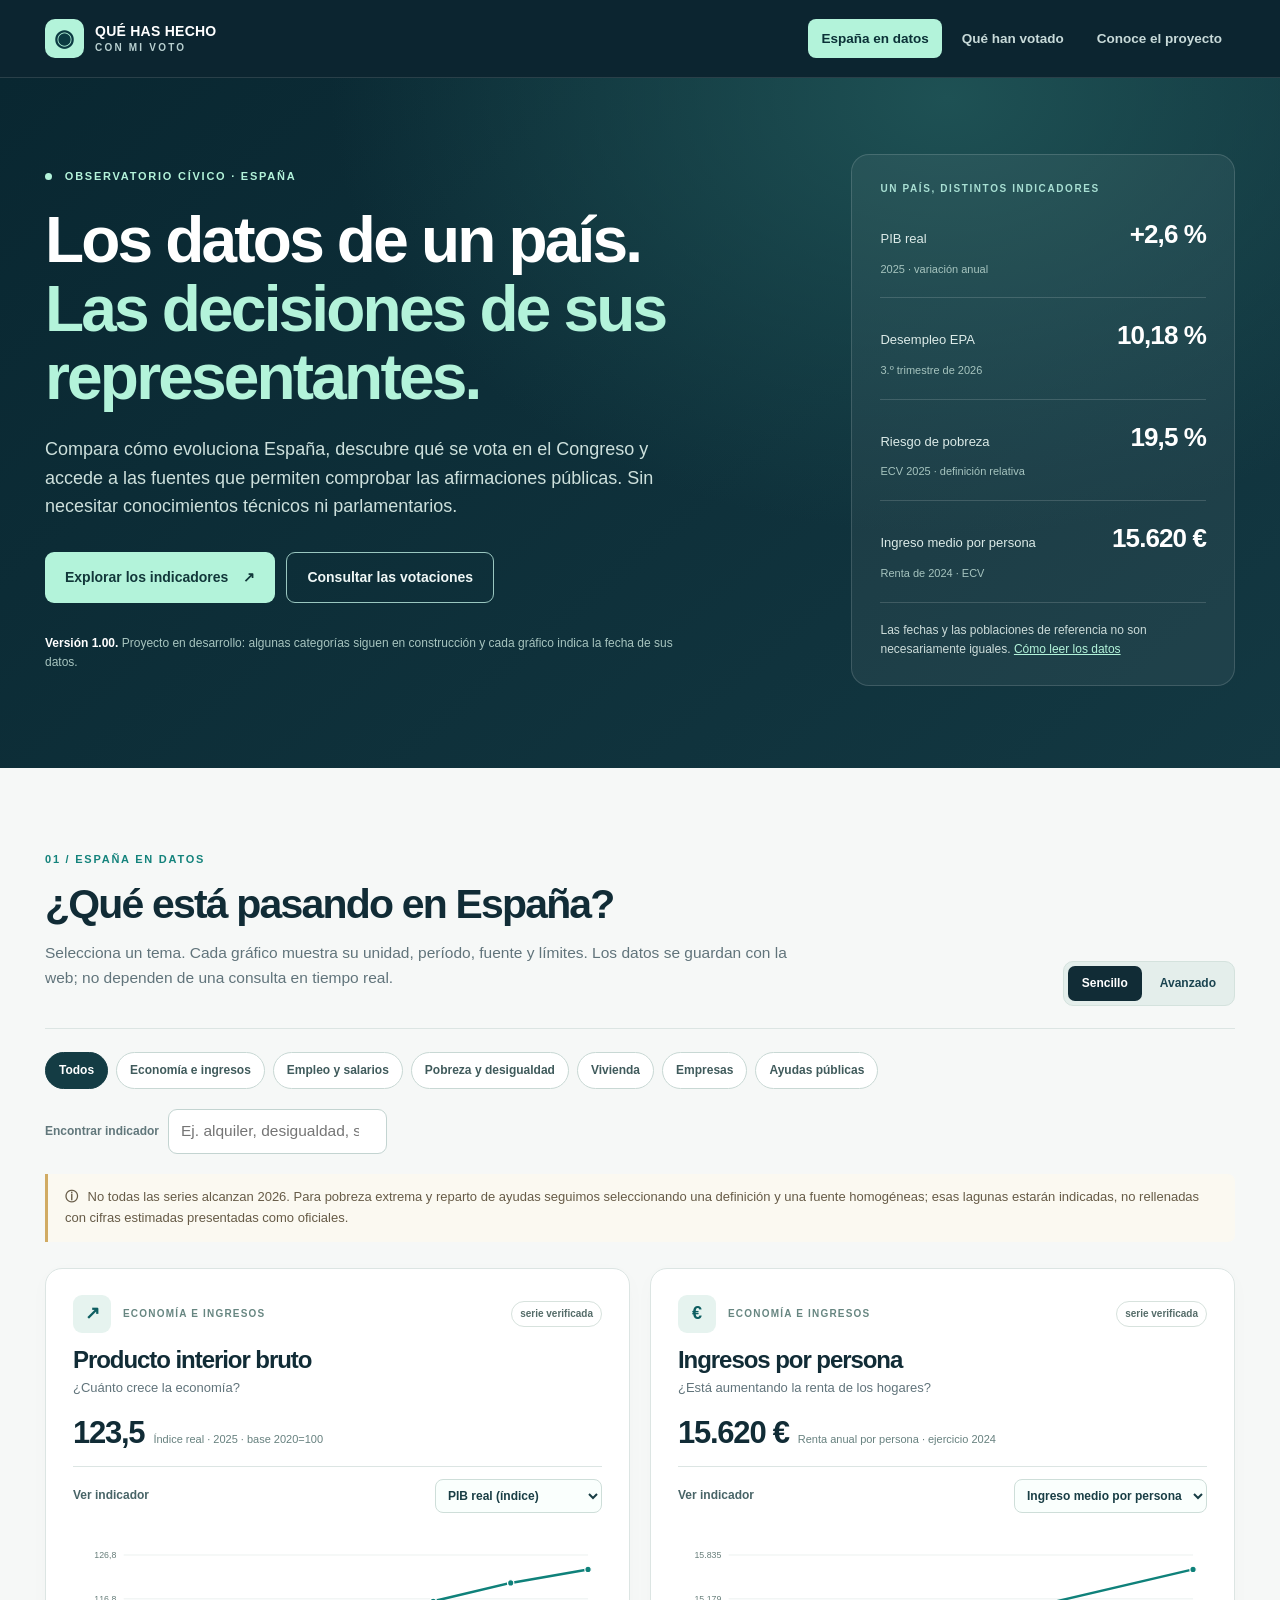
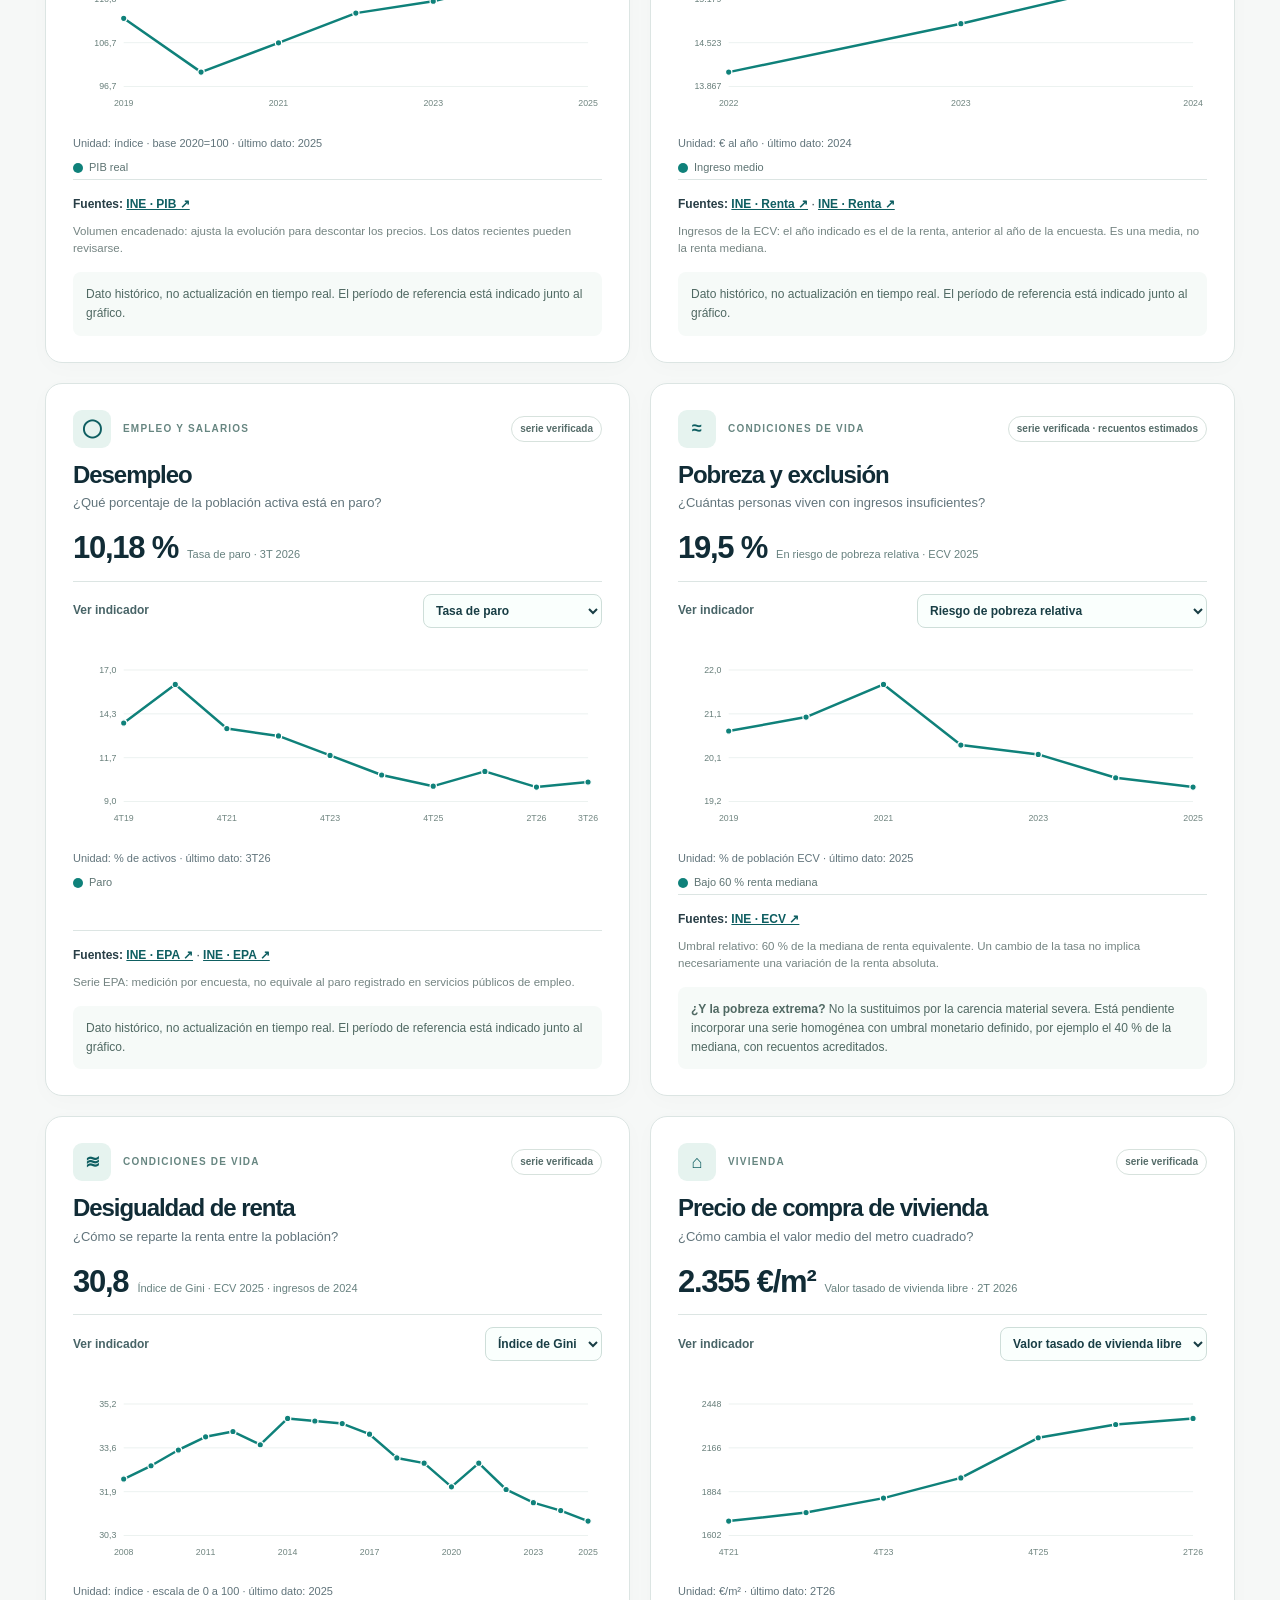
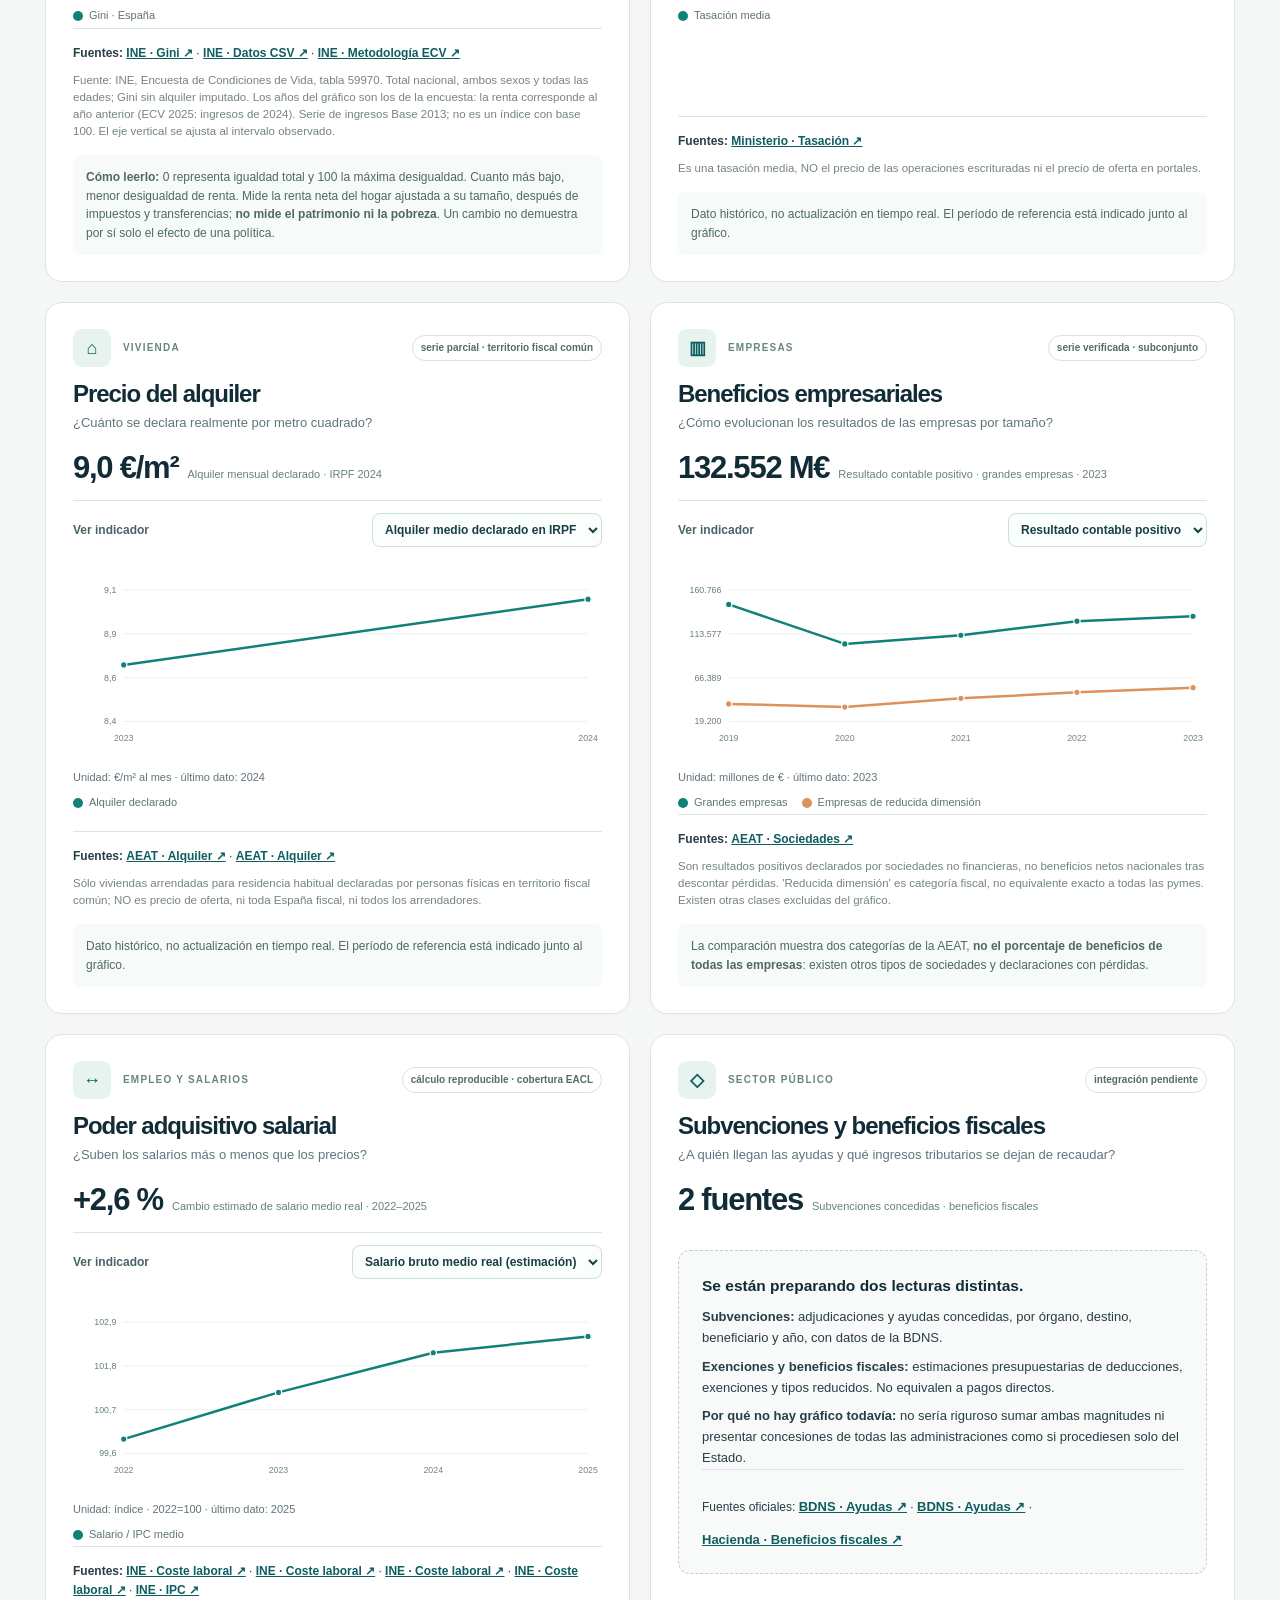
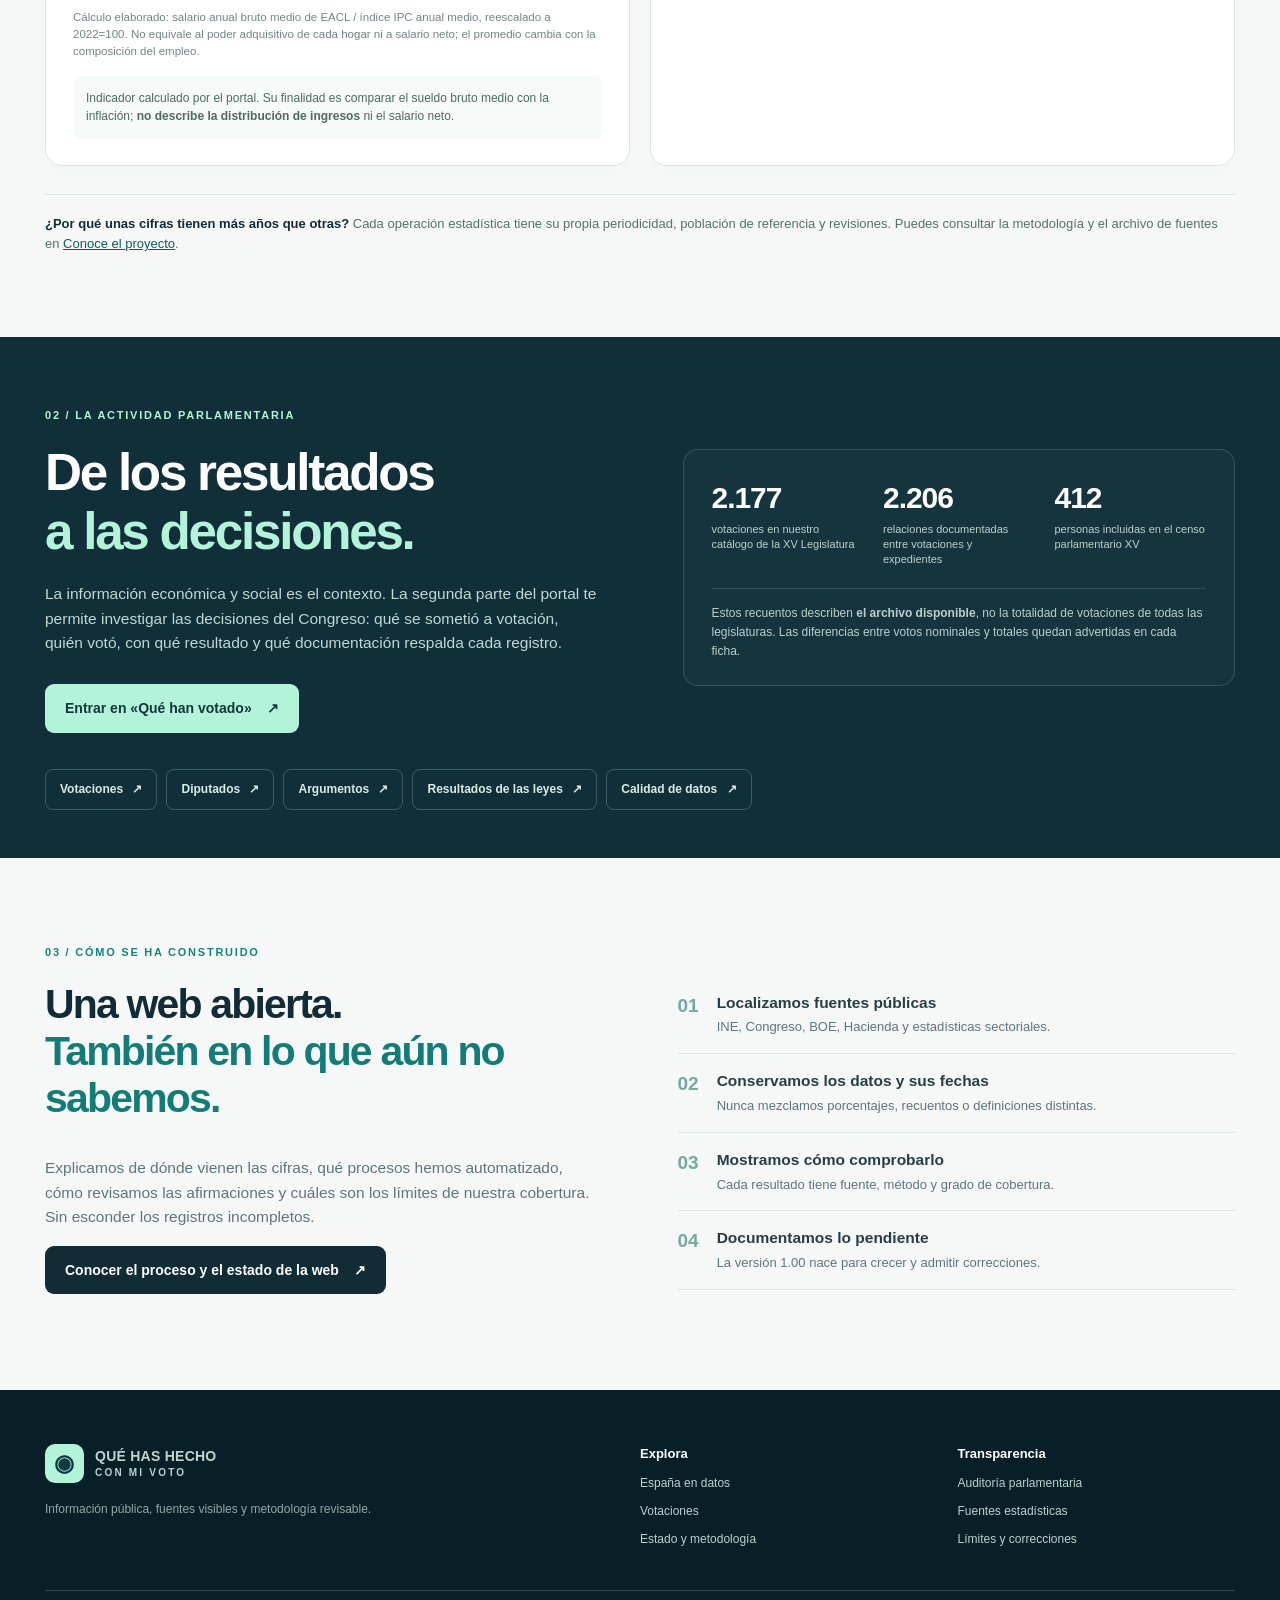
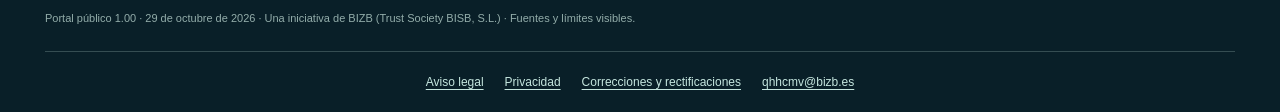
<file: index.html>
<!doctype html>
<html lang="es"><head>
<meta charset="utf-8"><meta name="viewport" content="width=device-width,initial-scale=1">
<meta name="description" content="España en datos, votaciones del Congreso y explicaciones documentadas. Indicadores públicos, fuentes y límites visibles.">
<title>Qué has hecho con mi voto · España en datos y actividad parlamentaria</title>
<link rel="stylesheet" href="assets/portal.css">
<link rel="stylesheet" href="assets/legal.css"></head><body>
<a class="skip" href="#main">Saltar al contenido</a>
<header class="topbar"><div class="shell top-inner">
 <a class="logo" href="index.html" aria-label="Portada del observatorio"><span class="logo-mark" aria-hidden="true">◉</span><span>QUÉ HAS HECHO<small>CON MI VOTO</small></span></a>
 <nav aria-label="Navegación principal"><a class="active" href="index.html" aria-current="page">España en datos</a><a href="congreso.html">Qué han votado</a><a href="proyecto.html">Conoce el proyecto</a></nav>
 </div></header>
<main id="main">
<section class="hero"><div class="shell hero-layout">
 <div class="hero-copy"><div class="eyebrow"><span class="tiny-dot"></span> OBSERVATORIO CÍVICO · ESPAÑA</div>
 <h1>Los datos de un país.<br><em>Las decisiones de sus representantes.</em></h1>
 <p>Compara cómo evoluciona España, descubre qué se vota en el Congreso y accede a las fuentes que permiten comprobar las afirmaciones públicas. Sin necesitar conocimientos técnicos ni parlamentarios.</p>
 <div class="hero-actions"><a href="#indicadores" class="button button-bright">Explorar los indicadores <span aria-hidden="true">↗</span></a><a href="congreso.html" class="button button-ghost">Consultar las votaciones</a></div>
 <p class="hero-note"><strong>Versión 1.00.</strong> Proyecto en desarrollo: algunas categorías siguen en construcción y cada gráfico indica la fecha de sus datos.</p>
 </div>
 <aside class="hero-aside" aria-label="Cifras destacadas con periodos de referencia">
   <div class="mini-eyebrow">UN PAÍS, DISTINTOS INDICADORES</div>
   <div class="hero-stat"><div><span>PIB real</span><strong>+2,6 %</strong></div><small>2025 · variación anual</small></div>
   <div class="hero-stat"><div><span>Desempleo EPA</span><strong>10,18 %</strong></div><small>3.º trimestre de 2026</small></div>
   <div class="hero-stat"><div><span>Riesgo de pobreza</span><strong>19,5 %</strong></div><small>ECV 2025 · definición relativa</small></div>
   <div class="hero-stat"><div><span>Ingreso medio por persona</span><strong>15.620 €</strong></div><small>Renta de 2024 · ECV</small></div>
   <div class="aside-footer">Las fechas y las poblaciones de referencia no son necesariamente iguales. <a href="proyecto.html#metodo">Cómo leer los datos</a></div>
 </aside>
 </div></section>

<section class="data-section shell" id="indicadores" aria-labelledby="ind-title">
 <div class="section-header"><div><span class="overline">01 / ESPAÑA EN DATOS</span><h2 id="ind-title">¿Qué está pasando en España?</h2><p>Selecciona un tema. Cada gráfico muestra su unidad, período, fuente y límites. Los datos se guardan con la web; no dependen de una consulta en tiempo real.</p></div>
  <div class="view-switch" role="group" aria-label="Nivel de detalle"><button type="button" id="simpleMode" class="selected" aria-pressed="true">Sencillo</button><button type="button" id="advancedMode" aria-pressed="false">Avanzado</button></div>
 </div>
 <div class="control-panel"><div class="chip-list" role="group" aria-label="Filtrar materias">
   <button type="button" class="chip is-on" data-group="all" aria-pressed="true">Todos</button>
   <button type="button" class="chip" data-group="economia" aria-pressed="false">Economía e ingresos</button>
   <button type="button" class="chip" data-group="empleo" aria-pressed="false">Empleo y salarios</button>
   <button type="button" class="chip" data-group="bienestar" aria-pressed="false">Pobreza y desigualdad</button>
   <button type="button" class="chip" data-group="vivienda" aria-pressed="false">Vivienda</button>
   <button type="button" class="chip" data-group="empresas" aria-pressed="false">Empresas</button>
   <button type="button" class="chip" data-group="sectorpublico" aria-pressed="false">Ayudas públicas</button>
  </div>
  <div class="control-search"><label for="searchMetric">Encontrar indicador</label><input id="searchMetric" type="search" placeholder="Ej. alquiler, desigualdad, salarios" autocomplete="off"></div>
 </div>
 <p class="coverage-note" role="note"><span aria-hidden="true">ⓘ</span> No todas las series alcanzan 2026. Para pobreza extrema y reparto de ayudas seguimos seleccionando una definición y una fuente homogéneas; esas lagunas estarán indicadas, no rellenadas con cifras estimadas presentadas como oficiales.</p>
 <div id="metricGrid" class="metric-grid" aria-live="polite"></div>
 <p id="emptyMetrics" class="empty" hidden>No hay indicadores que coincidan con la búsqueda. Prueba con otro tema.</p>
 <div class="bottom-disclosure"><strong>¿Por qué unas cifras tienen más años que otras?</strong> Cada operación estadística tiene su propia periodicidad, población de referencia y revisiones. Puedes consultar la metodología y el archivo de fuentes en <a href="proyecto.html#fuentes">Conoce el proyecto</a>.</div>
</section>

<section class="parliament-section" id="votaciones"><div class="shell parliament-layout">
 <div class="parliament-copy"><span class="overline light">02 / LA ACTIVIDAD PARLAMENTARIA</span><h2>De los resultados<br><em>a las decisiones.</em></h2><p>La información económica y social es el contexto. La segunda parte del portal te permite investigar las decisiones del Congreso: qué se sometió a votación, quién votó, con qué resultado y qué documentación respalda cada registro.</p>
  <a class="button button-bright" href="congreso.html">Entrar en «Qué han votado» <span aria-hidden="true">↗</span></a>
 </div>
 <div class="parliament-features"><div><strong>2.177</strong><span>votaciones en nuestro catálogo de la XV Legislatura</span></div><div><strong>2.206</strong><span>relaciones documentadas entre votaciones y expedientes</span></div><div><strong>412</strong><span>personas incluidas en el censo parlamentario XV</span></div><p>Estos recuentos describen <b>el archivo disponible</b>, no la totalidad de votaciones de todas las legislaturas. Las diferencias entre votos nominales y totales quedan advertidas en cada ficha.</p></div>
 </div>
 <div class="shell quick-links"><a href="congreso.html">Votaciones <span>↗</span></a><a href="diputados.html">Diputados <span>↗</span></a><a href="argumentos.html">Argumentos <span>↗</span></a><a href="ley-vivienda.html">Resultados de las leyes <span>↗</span></a><a href="calidad.html">Calidad de datos <span>↗</span></a></div>
</section>

<section class="about-section shell" id="proyecto"><span class="overline">03 / CÓMO SE HA CONSTRUIDO</span><div class="about-layout"><div><h2>Una web abierta.<br><em>También en lo que aún no sabemos.</em></h2><p>Explicamos de dónde vienen las cifras, qué procesos hemos automatizado, cómo revisamos las afirmaciones y cuáles son los límites de nuestra cobertura. Sin esconder los registros incompletos.</p><a class="button button-ink" href="proyecto.html">Conocer el proceso y el estado de la web <span aria-hidden="true">↗</span></a></div><div class="about-steps"><div><span>01</span><div><strong>Localizamos fuentes públicas</strong><small>INE, Congreso, BOE, Hacienda y estadísticas sectoriales.</small></div></div><div><span>02</span><div><strong>Conservamos los datos y sus fechas</strong><small>Nunca mezclamos porcentajes, recuentos o definiciones distintas.</small></div></div><div><span>03</span><div><strong>Mostramos cómo comprobarlo</strong><small>Cada resultado tiene fuente, método y grado de cobertura.</small></div></div><div><span>04</span><div><strong>Documentamos lo pendiente</strong><small>La versión 1.00 nace para crecer y admitir correcciones.</small></div></div></div></div></section>
</main>
<footer><div class="shell footer-layout"><div><a class="logo" href="index.html"><span class="logo-mark" aria-hidden="true">◉</span><span>QUÉ HAS HECHO<small>CON MI VOTO</small></span></a><p>Información pública, fuentes visibles y metodología revisable.</p></div><div><strong>Explora</strong><a href="index.html">España en datos</a><a href="congreso.html">Votaciones</a><a href="proyecto.html">Estado y metodología</a></div><div><strong>Transparencia</strong><a href="calidad.html">Auditoría parlamentaria</a><a href="proyecto.html#fuentes">Fuentes estadísticas</a><a href="proyecto.html#limitaciones">Límites y correcciones</a></div></div><div class="shell footnote">Portal público 1.00 · 29 de octubre de 2026 · Una iniciativa de BIZB (Trust Society BISB, S.L.) · Fuentes y límites visibles.</div><div class="site-legal-links" role="navigation" aria-label="Información legal y contacto"><a href="aviso-legal.html">Aviso legal</a><a href="privacidad.html">Privacidad</a><a href="rectificaciones.html">Correcciones y rectificaciones</a><a href="mailto:qhhcmv@bizb.es">qhhcmv@bizb.es</a></div></footer>
<script src="assets/indicadores_espana_v1.js"></script><script src="assets/portal.js"></script>
</body></html>
</file>
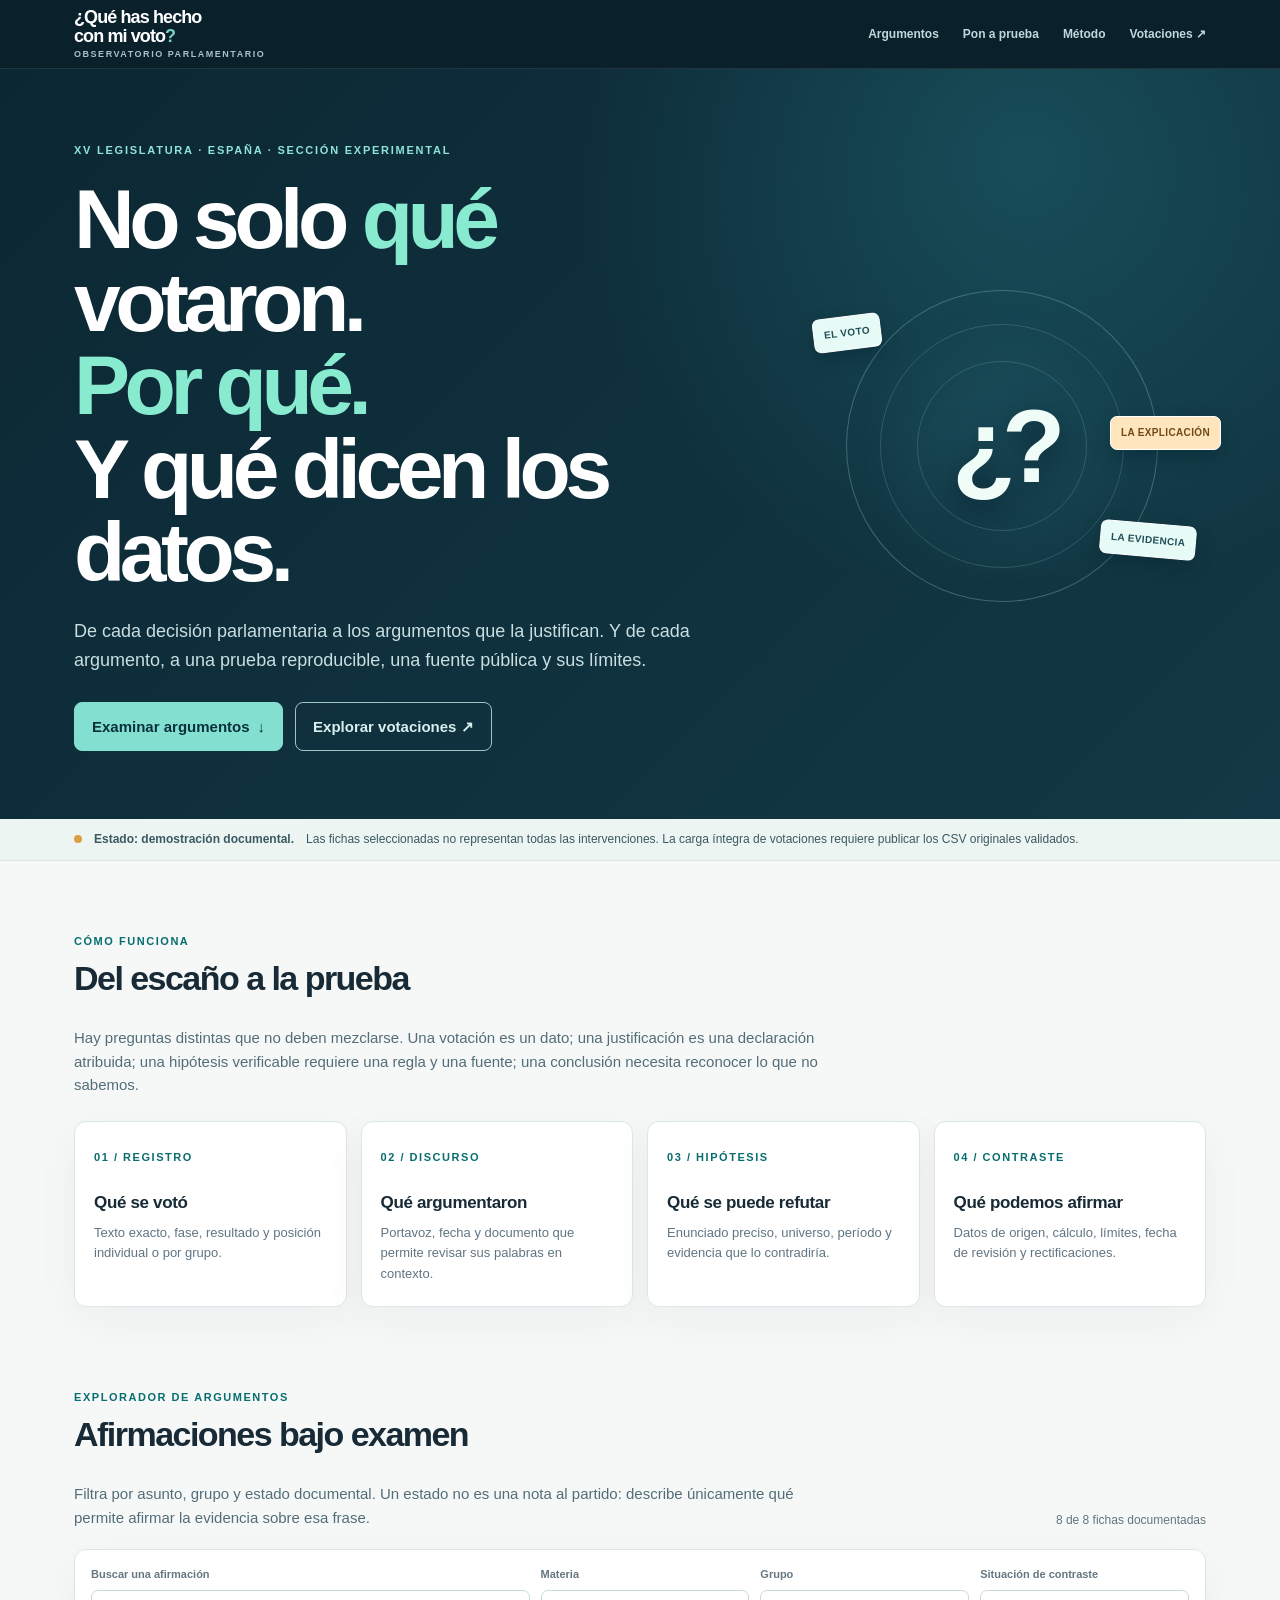
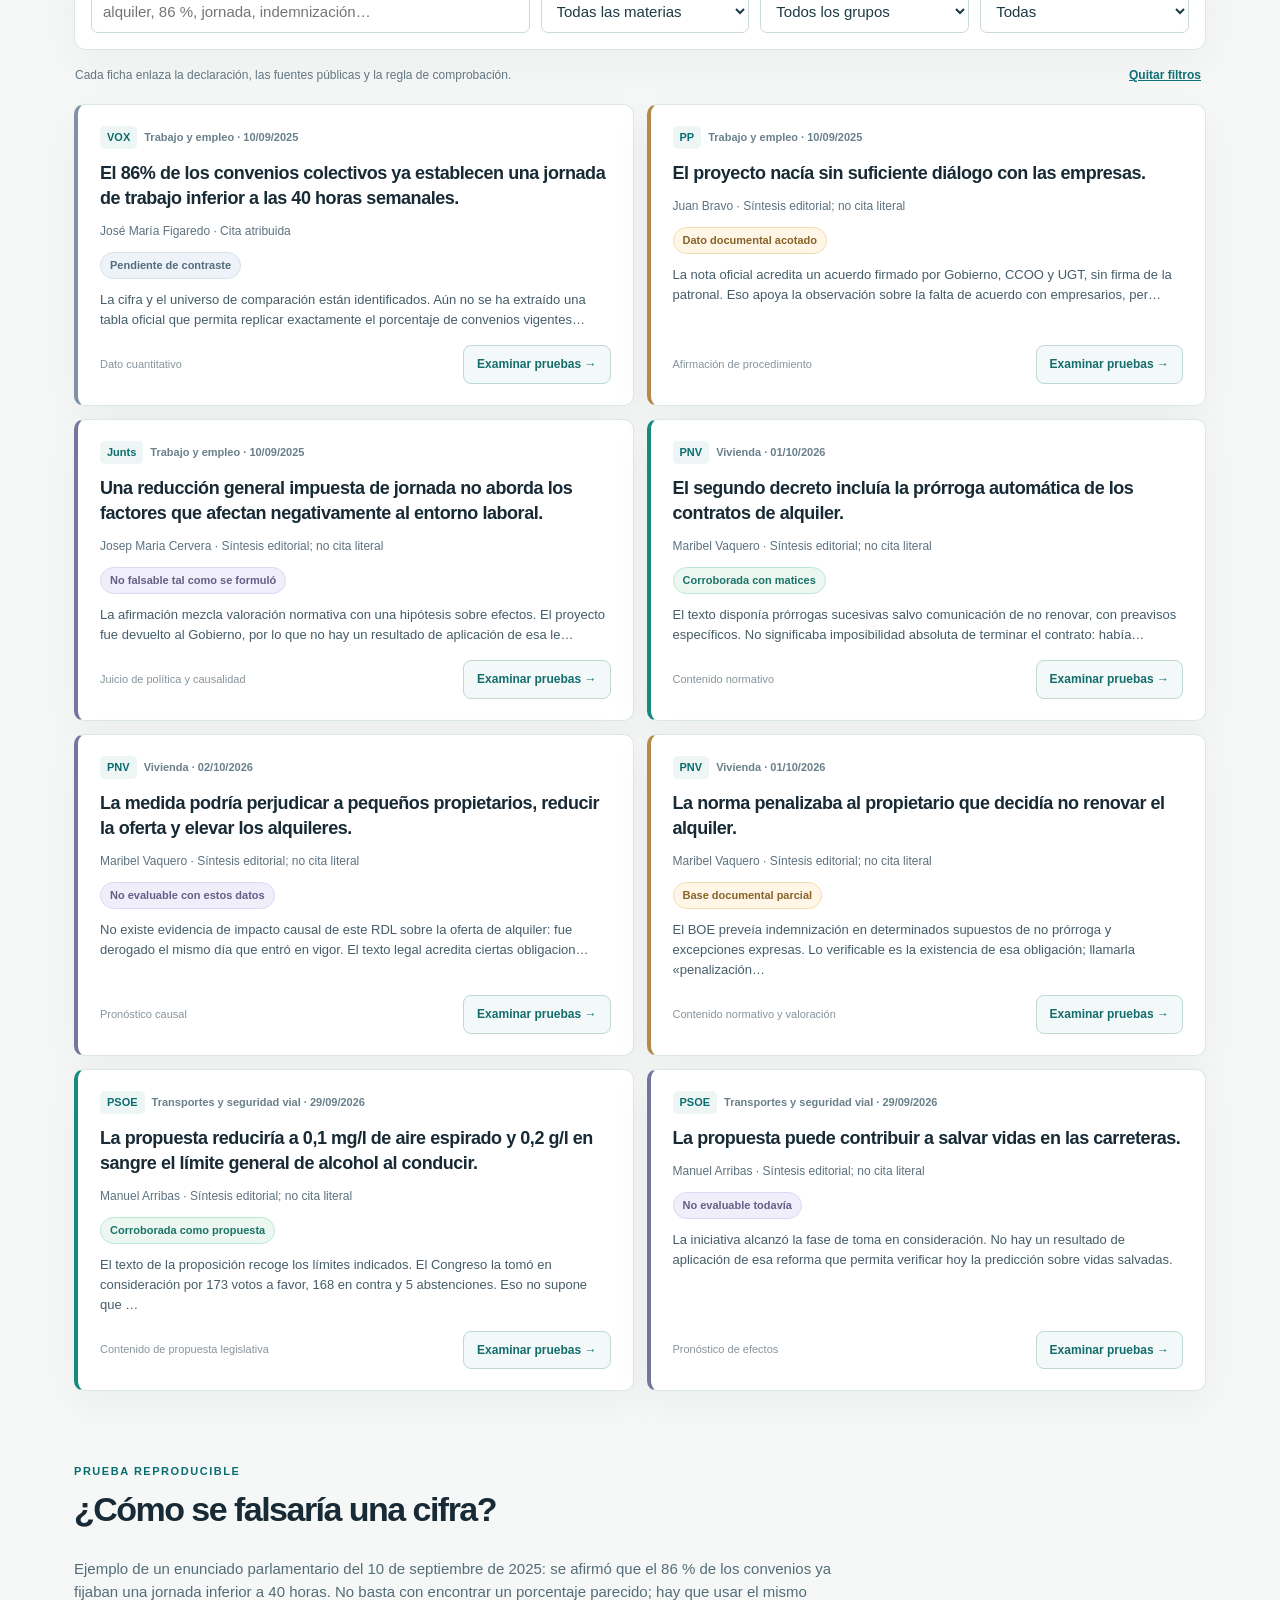
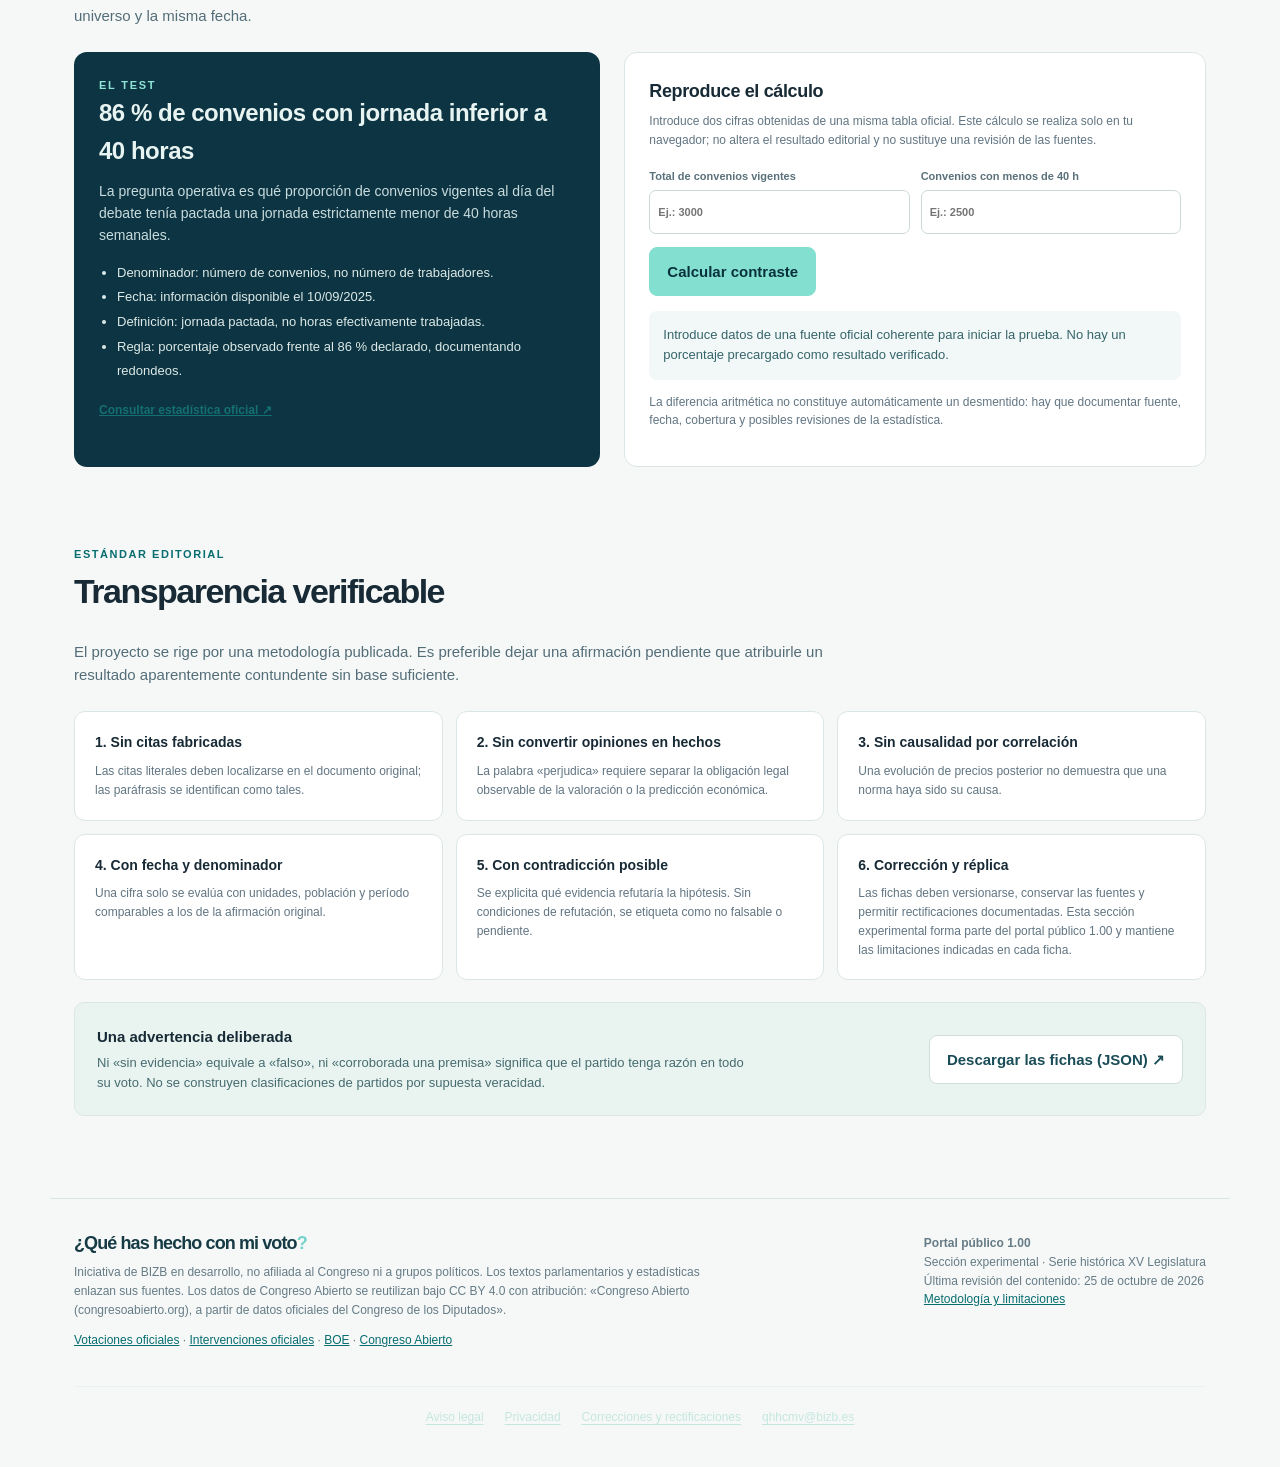
<file: argumentos.html>
<!doctype html>
<html lang="es">
<head>
<meta charset="utf-8">
<meta name="viewport" content="width=device-width, initial-scale=1">
<meta name="theme-color" content="#0b2634">
<meta name="description" content="Qué has hecho con mi voto: un observatorio público que cruza votaciones del Congreso, argumentos parlamentarios y pruebas documentales verificables.">
<title>Qué has hecho con mi voto · Votos, argumentos y pruebas</title>
<style>
:root{--dark:#0c2734;--dark2:#153946;--dark3:#234653;--text:#172a35;--muted:#617582;--line:#dce6e8;--bg:#f6f8f7;--paper:#fff;--cyan:#0e8e8b;--cyan-dark:#076d70;--warm:#d5fbeb;--red:#aa4b49;--amber:#9b6b22;--violet:#5d5c89;--shadow:0 13px 45px #09303f0c}
*{box-sizing:border-box}html{scroll-behavior:smooth;scroll-padding-top:78px}body{margin:0;background:var(--bg);color:var(--text);font-family:Inter,ui-sans-serif,-apple-system,BlinkMacSystemFont,"Segoe UI",Arial,sans-serif;font-size:15px;line-height:1.56}
a{color:var(--cyan-dark)}button,input,select{font:inherit}button{cursor:pointer}button:focus-visible,a:focus-visible,input:focus-visible,select:focus-visible{outline:3px solid #62d2cf;outline-offset:2px}h1,h2,h3,p{margin-top:0}h2{font-size:clamp(24px,2.8vw,34px);letter-spacing:-.045em;line-height:1.15}h3{letter-spacing:-.02em}.wrap{max-width:1180px;margin:auto;padding:0 24px}.top{position:sticky;top:0;z-index:20;background:#0a202b;color:#eaf3f2;border-bottom:1px solid #ffffff19;backdrop-filter:blur(12px)}.top .wrap{display:flex;align-items:center;justify-content:space-between;min-height:68px;gap:18px}.brand{color:white;text-decoration:none;font-size:18px;letter-spacing:-.05em;font-weight:830;line-height:1.05}.brand i{font-style:normal;color:#75d3cc}.brand small{font-size:9px;font-weight:700;letter-spacing:.17em;display:block;color:#a7c2ca;margin-top:4px}.nav{display:flex;gap:24px;align-items:center}.nav a{color:#c2d7db;text-decoration:none;font-weight:650;font-size:12px}.nav a:hover{color:white}.hero{background:radial-gradient(circle at 80% 12%,#2375806a,transparent 37%),linear-gradient(135deg,#0c2734,#123945);color:white;padding:73px 0 68px;overflow:hidden}.hero-grid{display:grid;grid-template-columns:1.25fr .75fr;align-items:center;gap:44px}.eyebrow{font-size:11px;font-weight:800;letter-spacing:.16em;text-transform:uppercase;color:#8ee5d6}.hero h1{font-size:clamp(45px,6.8vw,84px);letter-spacing:-.065em;line-height:.99;margin:19px 0 23px;max-width:800px}.hero h1 em{color:#88ebd0;font-style:normal}.lead{font-size:18px;line-height:1.6;color:#c9dee1;max-width:660px}.actions{display:flex;flex-wrap:wrap;gap:12px;margin-top:27px}.btn{border-radius:8px;border:1px solid #a0c5c5;background:transparent;color:#d8efef;text-decoration:none;font-weight:750;padding:12px 17px;display:inline-flex;align-items:center;justify-content:center;gap:8px}.btn:hover{filter:brightness(1.12)}.btn-primary{background:#83e0d1;border-color:#83e0d1;color:#09313b}.btn-light{background:white;color:#1a4d57;border-color:#d0dddf}.hero-art{position:relative;min-height:310px;display:grid;place-items:center}.orbit{width:312px;height:312px;border:1px solid #79b2b668;border-radius:50%;position:relative;display:grid;place-items:center;background:radial-gradient(circle,#34788744,transparent 64%)}.orbit:before,.orbit:after{content:"";position:absolute;inset:33px;border-radius:50%;border:1px solid #8bbac03d}.orbit:after{inset:70px}.orb-core{font-size:104px;line-height:1;letter-spacing:-.13em;font-weight:820;color:#effcf8;text-shadow:0 11px 35px #061b2b}.orb-tag{position:absolute;background:#e6faf6;border-radius:7px;border:1px solid #fff;color:#204d56;box-shadow:0 8px 18px #031b2b4c;padding:8px 10px;font-weight:800;font-size:10px;letter-spacing:.035em}.orb-a{top:25px;left:-34px;transform:rotate(-7deg)}.orb-b{bottom:45px;right:-39px;transform:rotate(5deg)}.orb-c{top:125px;right:-64px;background:#ffe5bd;color:#70491b}.strip{border-bottom:1px solid var(--line);background:#edf5f3}.strip .wrap{display:flex;align-items:center;gap:12px;padding-top:11px;padding-bottom:11px;font-size:12px;color:#3a5963}.dot{width:8px;height:8px;border-radius:50%;background:#db9f47;flex:0 0 8px}.section{padding-top:72px;padding-bottom:7px}.section-intro{max-width:810px;margin:0 0 25px}.section-intro>p{color:#536d78;max-width:770px;margin-bottom:0}.kicker{font-size:11px;text-transform:uppercase;letter-spacing:.14em;color:var(--cyan-dark);font-weight:850;margin-bottom:9px}.how{display:grid;grid-template-columns:repeat(4,1fr);gap:14px}.step{background:white;border:1px solid var(--line);border-radius:12px;padding:22px 19px;min-height:175px;box-shadow:var(--shadow)}.step .num{font-size:11px;font-weight:850;color:var(--cyan-dark);letter-spacing:.14em}.step h3{font-size:17px;margin:22px 0 7px}.step p{font-size:13px;color:var(--muted);margin:0}.audit{padding-top:75px}.audit-head{display:flex;align-items:end;justify-content:space-between;gap:20px;flex-wrap:wrap;margin-bottom:20px}.countsmall{color:var(--muted);font-size:12px}.filters{display:grid;grid-template-columns:2.1fr repeat(3,1fr);gap:11px;background:white;border:1px solid var(--line);padding:16px;border-radius:12px;box-shadow:var(--shadow)}.field label{font-weight:760;font-size:11px;display:block;margin-bottom:7px;color:#657781}.field input,.field select{width:100%;height:43px;border:1px solid #cadada;border-radius:7px;color:#1c3945;padding:0 11px;background:white}.filter-actions{display:flex;justify-content:space-between;gap:8px;align-items:center;margin:12px 1px 15px}.filter-actions button{border:0;background:transparent;text-decoration:underline;color:#0d7174;font-size:12px;font-weight:700;padding:4px}.audit-grid{display:grid;grid-template-columns:repeat(2,minmax(0,1fr));gap:13px}.fact-card{border:1px solid #dde7e8;border-left:4px solid #738b9c;background:white;border-radius:10px;min-height:240px;padding:21px 22px;box-shadow:var(--shadow);display:flex;flex-direction:column;gap:11px}.fact-card[data-state="documentada"]{border-left-color:#168b7c}.fact-card[data-state="matiz"]{border-left-color:#b48a47}.fact-card[data-state="pendiente"]{border-left-color:#7e92a4}.fact-card[data-state="noevaluable"]{border-left-color:#77749d}.fact-eyebrow{display:flex;flex-wrap:wrap;align-items:center;gap:7px;color:#69808b;font-size:11px;font-weight:750}.pnum{background:#edf6f5;padding:3px 7px;border-radius:5px;color:#0a6d6e;font-size:11px}.fact-card h3{font-size:18px;line-height:1.38;font-weight:740;letter-spacing:-.025em;margin:1px 0 0}.fact-card .speaker{font-size:12px;color:#5d7280;margin:0}.fact-card .result{font-size:13px;color:#455d69;margin:0}.status{font-size:11px;font-weight:740;color:#4d6672;border:1px solid #d5e1e3;border-radius:20px;display:inline-flex;align-items:center;padding:4px 9px;max-width:100%;align-self:flex-start;background:#f7faf9}.status[data-state="documentada"]{color:#1a7467;background:#ebf7f0;border-color:#bce8d6}.status[data-state="matiz"]{color:#876326;background:#fff6e8;border-color:#f2dcad}.status[data-state="pendiente"]{color:#536b7e;background:#edf3f8;border-color:#d4e1e9}.status[data-state="noevaluable"]{color:#635f87;background:#f0eefb;border-color:#dbd8f4}.card-foot{margin-top:auto;display:flex;justify-content:space-between;gap:9px;align-items:center;padding-top:4px}.card-foot span{font-size:11px;color:#87949c}.card-foot button{border:1px solid #bed8d6;border-radius:8px;background:#f2f9f8;color:#146c6c;padding:9px 13px;font-weight:740;font-size:12px}.card-foot button:hover{background:#deefeb}.empty{grid-column:1/-1;padding:38px;text-align:center;border:1px dashed #cadada;background:white;color:#667780;border-radius:10px}.two-col{display:grid;grid-template-columns:.95fr 1.05fr;gap:24px;align-items:stretch}.explain{border-radius:13px;padding:25px;background:#0d3442;color:#e8f4f2;min-height:300px}.explain h3{font-size:24px;margin:0 0 12px}.explain p{font-size:14px;color:#c8dcde}.explain ul{padding-left:18px;color:#dce9e7;font-size:13px;line-height:1.9}.demoform{background:white;border-radius:13px;border:1px solid var(--line);padding:24px}.demoform h3{font-size:18px;margin:0 0 7px}.demoform>p{font-size:12px;color:var(--muted)}.demo-grid{display:grid;grid-template-columns:repeat(2,1fr);gap:11px;margin-top:18px}.demo-grid label{font-size:11px;font-weight:750;color:#5a717b;display:block}.demo-grid input{display:block;width:100%;height:44px;border:1px solid #ccdada;border-radius:7px;margin-top:5px;padding:8px}.demoform .btn{margin-top:13px}.numeric-out{margin-top:15px;min-height:57px;border-radius:8px;background:#f2f7f7;padding:14px;font-size:13px;color:#35656a}.sourced{display:inline-flex;align-items:center;gap:6px;color:#146f70;font-size:12px;font-weight:740}.source-list{padding:0;list-style:none}.source-list li{border-bottom:1px solid #e7eeee;padding:12px 0}.source-list a{font-size:13px;font-weight:740}.source-list small{display:block;font-size:11px;color:#78909a}.policy-grid{display:grid;grid-template-columns:repeat(3,1fr);gap:13px}.policy{border-radius:11px;background:white;border:1px solid var(--line);padding:20px}.policy b{font-size:14px;display:block;margin-bottom:8px}.policy p{font-size:12px;color:var(--muted);margin-bottom:0}.signoff{display:flex;align-items:center;justify-content:space-between;gap:20px;margin-top:22px;padding:22px;border:1px solid var(--line);border-radius:10px;background:#e9f4f0}.signoff p{margin:0;font-size:13px;color:#476b70;max-width:650px}.signoff strong{display:block;margin-bottom:4px}.footer{padding-top:35px;padding-bottom:40px;border-top:1px solid #d9e7e6;margin-top:75px;color:#657b86;font-size:12px}.footer-grid{display:flex;justify-content:space-between;align-items:flex-start;gap:20px;flex-wrap:wrap}.footer p{max-width:650px}.footer .brand{color:#163b45;display:block;margin-bottom:10px}.footer a{font-size:12px}.details{width:min(850px,calc(100vw - 30px));max-height:min(91vh,980px);border-radius:12px;border:1px solid #d8e7e6;box-shadow:0 30px 90px #021b2b55;padding:0;overflow:auto}.details::backdrop{background:#091e29a8}.detail-header{background:#0e3541;color:white;padding:26px 32px;position:relative}.detail-header .x{position:absolute;right:16px;top:13px;border:1px solid #ffffff45;background:#ffffff20;color:white;border-radius:7px;padding:3px 10px;font-size:25px}.detail-header h2{font-size:26px;line-height:1.27;max-width:680px;margin:10px 0}.detail-header p{font-size:12px;color:#bdd3d6;margin:0}.detail-body{padding:26px 32px 36px}.detail-body h3{font-size:17px;margin:25px 0 7px}.detail-body p{color:#4c6571;margin-bottom:10px}.detail-body .call{border-left:3px solid #4fa9a3;background:#f0f9f6;padding:15px 17px;margin:12px 0;border-radius:0 8px 8px 0}.detail-body .call strong{display:block;margin-bottom:6px}.detail-meta{display:flex;flex-wrap:wrap;gap:8px;font-size:12px;color:#6d7e86}.detail-meta span{background:#eef4f4;padding:5px 8px;border-radius:5px}.detail-actions{display:flex;gap:12px;flex-wrap:wrap;margin-top:19px}.detail-actions button{padding:9px 12px;background:#f0f7f7;border:1px solid #c8dcdb;border-radius:7px;color:#145d62;font-weight:750}.detail-actions a{padding:9px 12px;display:inline-flex;text-decoration:none;font-size:13px}.tip{font-size:12px;color:#738d95}.divider{border-top:1px solid #e0eaeb;margin:24px 0 0}
@media(max-width:1000px){.hero-grid{grid-template-columns:1fr .6fr;gap:17px}.orb-core{font-size:75px}.orbit{width:225px;height:225px}.hero-art{min-height:230px}.orb-c{right:-20px}.orb-b{right:-8px}}@media(max-width:740px){.wrap{padding-left:16px;padding-right:16px}.top .wrap{min-height:64px}.brand{font-size:16px}.nav{gap:10px}.nav a{font-size:11px}.nav a:nth-child(2){display:none}.hero{padding:48px 0}.hero-grid{grid-template-columns:1fr}.hero-art{display:none}.hero h1{font-size:clamp(43px,11.5vw,68px)}.lead{font-size:16px}.how{grid-template-columns:repeat(2,1fr)}.filters{grid-template-columns:repeat(2,1fr)}.filters .field:first-child{grid-column:1/-1}.audit-grid{grid-template-columns:1fr}.two-col{grid-template-columns:1fr}.policy-grid{grid-template-columns:1fr}.section{padding-top:53px}.audit{padding-top:53px}.signoff{display:block}.signoff .btn{margin-top:15px}.detail-header{padding:22px 19px}.detail-body{padding:20px 19px}.detail-header h2{font-size:22px}}@media(max-width:420px){.how{grid-template-columns:1fr}.step{min-height:0}.nav a:nth-child(3){display:none}.step h3{margin-top:10px}.filters{grid-template-columns:1fr}.demo-grid{grid-template-columns:1fr}}
@media(prefers-reduced-motion:reduce){html{scroll-behavior:auto}}
</style>
<link rel="stylesheet" href="assets/legal.css"></head>
<body>
<header class="top"><div class="wrap"><a class="brand" href="#inicio">¿Qué has hecho<br>con mi voto<i>?</i><small>OBSERVATORIO PARLAMENTARIO</small></a><nav class="nav" aria-label="Navegación"><a href="#auditoria">Argumentos</a><a href="#prueba">Pon a prueba</a><a href="#metodo">Método</a><a href="index.html">Votaciones ↗</a></nav></div></header>
<main>
<section class="hero" id="inicio"><div class="wrap hero-grid"><div><div class="eyebrow">XV legislatura · España · Sección experimental</div><h1>No solo <em>qué</em> votaron.<br><em>Por qué.</em><br>Y qué dicen los datos.</h1><p class="lead">De cada decisión parlamentaria a los argumentos que la justifican. Y de cada argumento, a una prueba reproducible, una fuente pública y sus límites.</p><div class="actions"><a href="#auditoria" class="btn btn-primary">Examinar argumentos <span aria-hidden="true">↓</span></a><a href="index.html" class="btn">Explorar votaciones ↗</a></div></div><div class="hero-art" aria-hidden="true"><div class="orbit"><div class="orb-core">¿?</div><span class="orb-tag orb-a">EL VOTO</span><span class="orb-tag orb-b">LA EVIDENCIA</span><span class="orb-tag orb-c">LA EXPLICACIÓN</span></div></div></div></section>
<div class="strip"><div class="wrap"><span class="dot" aria-hidden="true"></span><strong>Estado: demostración documental.</strong> Las fichas seleccionadas no representan todas las intervenciones. La carga íntegra de votaciones requiere publicar los CSV originales validados.</div></div>
<section class="section wrap" id="proposito"><div class="section-intro"><div class="kicker">Cómo funciona</div><h2>Del escaño a la prueba</h2><p>Hay preguntas distintas que no deben mezclarse. Una votación es un dato; una justificación es una declaración atribuida; una hipótesis verificable requiere una regla y una fuente; una conclusión necesita reconocer lo que no sabemos.</p></div><div class="how"><article class="step"><span class="num">01 / REGISTRO</span><h3>Qué se votó</h3><p>Texto exacto, fase, resultado y posición individual o por grupo.</p></article><article class="step"><span class="num">02 / DISCURSO</span><h3>Qué argumentaron</h3><p>Portavoz, fecha y documento que permite revisar sus palabras en contexto.</p></article><article class="step"><span class="num">03 / HIPÓTESIS</span><h3>Qué se puede refutar</h3><p>Enunciado preciso, universo, período y evidencia que lo contradiría.</p></article><article class="step"><span class="num">04 / CONTRASTE</span><h3>Qué podemos afirmar</h3><p>Datos de origen, cálculo, límites, fecha de revisión y rectificaciones.</p></article></div></section>
<section class="wrap audit" id="auditoria"><div class="audit-head"><div class="section-intro" style="margin:0"><div class="kicker">Explorador de argumentos</div><h2>Afirmaciones bajo examen</h2><p>Filtra por asunto, grupo y estado documental. Un estado no es una nota al partido: describe únicamente qué permite afirmar la evidencia sobre esa frase.</p></div><div class="countsmall" id="countCases" aria-live="polite"></div></div>
<div class="filters" role="search"><div class="field"><label for="caseQ">Buscar una afirmación</label><input id="caseQ" type="search" placeholder="alquiler, 86 %, jornada, indemnización…"></div><div class="field"><label for="caseArea">Materia</label><select id="caseArea"><option value="">Todas las materias</option></select></div><div class="field"><label for="caseGroup">Grupo</label><select id="caseGroup"><option value="">Todos los grupos</option></select></div><div class="field"><label for="caseState">Situación de contraste</label><select id="caseState"><option value="">Todas</option><option value="documentada">Confirmación documental</option><option value="matiz">Requiere matices</option><option value="pendiente">Pendiente</option><option value="noevaluable">No evaluable todavía</option></select></div></div>
<div class="filter-actions"><span class="countsmall">Cada ficha enlaza la declaración, las fuentes públicas y la regla de comprobación.</span><button id="clearCase">Quitar filtros</button></div><div class="audit-grid" id="caseList" aria-live="polite"></div></section>
<section class="section wrap" id="prueba"><div class="section-intro"><div class="kicker">Prueba reproducible</div><h2>¿Cómo se falsaría una cifra?</h2><p>Ejemplo de un enunciado parlamentario del 10 de septiembre de 2025: se afirmó que el 86 % de los convenios ya fijaban una jornada inferior a 40 horas. No basta con encontrar un porcentaje parecido; hay que usar el mismo universo y la misma fecha.</p></div><div class="two-col"><article class="explain"><div class="eyebrow">EL TEST</div><h3>86 % de convenios con jornada inferior a 40 horas</h3><p>La pregunta operativa es qué proporción de convenios vigentes al día del debate tenía pactada una jornada estrictamente menor de 40 horas semanales.</p><ul><li>Denominador: número de convenios, no número de trabajadores.</li><li>Fecha: información disponible el 10/09/2025.</li><li>Definición: jornada pactada, no horas efectivamente trabajadas.</li><li>Regla: porcentaje observado frente al 86 % declarado, documentando redondeos.</li></ul><a class="sourced" href="https://www.mites.gob.es/es/estadisticas/condiciones_trabajo_relac_laborales/CCT/welcome.htm" target="_blank" rel="noopener noreferrer">Consultar estadística oficial ↗</a></article><div class="demoform"><h3>Reproduce el cálculo</h3><p>Introduce dos cifras obtenidas de una misma tabla oficial. Este cálculo se realiza solo en tu navegador; no altera el resultado editorial y no sustituye una revisión de las fuentes.</p><div class="demo-grid"><label>Total de convenios vigentes<input type="number" id="totalAgreements" min="1" step="1" placeholder="Ej.: 3000"></label><label>Convenios con menos de 40 h<input type="number" id="under40" min="0" step="1" placeholder="Ej.: 2500"></label></div><button class="btn btn-primary" id="calcTest" type="button">Calcular contraste</button><div class="numeric-out" id="numericResult" aria-live="polite">Introduce datos de una fuente oficial coherente para iniciar la prueba. No hay un porcentaje precargado como resultado verificado.</div><p class="tip" style="margin-top:13px">La diferencia aritmética no constituye automáticamente un desmentido: hay que documentar fuente, fecha, cobertura y posibles revisiones de la estadística.</p></div></div></section>
<section class="section wrap" id="metodo"><div class="section-intro"><div class="kicker">Estándar editorial</div><h2>Transparencia verificable</h2><p>El proyecto se rige por una metodología publicada. Es preferible dejar una afirmación pendiente que atribuirle un resultado aparentemente contundente sin base suficiente.</p></div><div class="policy-grid"><div class="policy"><b>1. Sin citas fabricadas</b><p>Las citas literales deben localizarse en el documento original; las paráfrasis se identifican como tales.</p></div><div class="policy"><b>2. Sin convertir opiniones en hechos</b><p>La palabra «perjudica» requiere separar la obligación legal observable de la valoración o la predicción económica.</p></div><div class="policy"><b>3. Sin causalidad por correlación</b><p>Una evolución de precios posterior no demuestra que una norma haya sido su causa.</p></div><div class="policy"><b>4. Con fecha y denominador</b><p>Una cifra solo se evalúa con unidades, población y período comparables a los de la afirmación original.</p></div><div class="policy"><b>5. Con contradicción posible</b><p>Se explicita qué evidencia refutaría la hipótesis. Sin condiciones de refutación, se etiqueta como no falsable o pendiente.</p></div><div class="policy"><b>6. Corrección y réplica</b><p>Las fichas deben versionarse, conservar las fuentes y permitir rectificaciones documentadas. Esta sección experimental forma parte del portal público 1.00 y mantiene las limitaciones indicadas en cada ficha.</p></div></div><div class="signoff"><div><strong>Una advertencia deliberada</strong><p>Ni «sin evidencia» equivale a «falso», ni «corroborada una premisa» significa que el partido tenga razón en todo su voto. No se construyen clasificaciones de partidos por supuesta veracidad.</p></div><a href="datos/comprobaciones.json" class="btn btn-light" download>Descargar las fichas (JSON) ↗</a></div></section>
</main>
<footer class="wrap footer" id="fuentes"><div class="footer-grid"><div><span class="brand">¿Qué has hecho con mi voto<i>?</i></span><p>Iniciativa de BIZB en desarrollo, no afiliada al Congreso ni a grupos políticos. Los textos parlamentarios y estadísticas enlazan sus fuentes. Los datos de Congreso Abierto se reutilizan bajo CC BY 4.0 con atribución: «Congreso Abierto (congresoabierto.org), a partir de datos oficiales del Congreso de los Diputados».</p><p><a href="https://www.congreso.es/es/opendata/votaciones" target="_blank" rel="noopener noreferrer">Votaciones oficiales</a> · <a href="https://www.congreso.es/es/opendata/intervenciones" target="_blank" rel="noopener noreferrer">Intervenciones oficiales</a> · <a href="https://www.boe.es/datosabiertos/api/api.php?lang=es" target="_blank" rel="noopener noreferrer">BOE</a> · <a href="https://congresoabierto.org/datos/" target="_blank" rel="noopener noreferrer">Congreso Abierto</a></p></div><div><strong>Portal público 1.00</strong><br>Sección experimental · Serie histórica XV Legislatura<br>Última revisión del contenido: 25 de octubre de 2026<br><a href="#metodo">Metodología y limitaciones</a></div></div><div class="site-legal-links" role="navigation" aria-label="Información legal y contacto"><a href="aviso-legal.html">Aviso legal</a><a href="privacidad.html">Privacidad</a><a href="rectificaciones.html">Correcciones y rectificaciones</a><a href="mailto:qhhcmv@bizb.es">qhhcmv@bizb.es</a></div></footer>
<dialog class="details" id="caseDetail" aria-labelledby="dialogTitle"><div class="detail-header"><button class="x" id="closeCase" type="button" aria-label="Cerrar detalle">×</button><div class="eyebrow" id="detailKicker">FICHA DE CONTRASTE</div><h2 id="dialogTitle">Afirmación</h2><p id="detailSpeaker"></p></div><div class="detail-body" id="detailBody"></div></dialog>
<script type="application/json" id="claimsData">{"version":"0.2.0","actualizado":"2026-10-25","nota":"Selección editorial inicial: NO es una auditoría completa de la XV Legislatura. En las afirmaciones reproducidas como resumen se evita atribuir citas literales no contrastadas en acta.","comprobaciones":[{"id":"EMP-2025-VOX-001","fecha":"2025-09-10","area":"Trabajo y empleo","votacion_id":"s130-v010","expediente":"121/000058","grupo":"VOX","orador":"José María Figaredo","sentido":"Sí a las enmiendas de devolución (contrario al proyecto)","afirmacion":"El 86% de los convenios colectivos ya establecen una jornada de trabajo inferior a las 40 horas semanales.","literal":true,"origen":"Cita parcial textual recogida por RTVE el 10/09/2025; pendiente de cotejo adicional con el Diario de Sesiones.","tipo":"Dato cuantitativo","estado":"Pendiente de contraste","codigo_estado":"pendiente","hecho":"Porcentaje de convenios colectivos vigentes con jornada pactada estrictamente inferior a 40 horas semanales en la fecha del debate.","regla":"Contar, sobre el conjunto de convenios vigentes y aplicables al 10/09/2025, cuántos fijan menos de 40 h/semana; dividir por el total y multiplicar por 100. Antes de concluir, distinguir convenios de trabajadores cubiertos, y jornada pactada de jornada real.","refutaria":"Un cálculo oficial o reproducible sobre el mismo universo temporal, con idéntico denominador y horas de referencia, que se aleje del 86 % más allá del margen de redondeo declarado.","hallazgo":"La cifra y el universo de comparación están identificados. Aún no se ha extraído una tabla oficial que permita replicar exactamente el porcentaje de convenios vigentes a esa fecha. Por tanto, no está confirmada ni refutada.","limitacion":"La estadística ofrece diferentes universos: convenios registrados, trabajadores afectados y tramos de jornada. No se pueden intercambiar los denominadores. El dato debe ser de antes de la intervención, o se debe explicar expresamente si es posterior.","prueba_numerica":{"declarado":86,"unidad":"% de convenios","tolerancia_pp":0.5,"fecha_corte":"2025-09-10"},"fuentes":[{"nombre":"RTVE · Debate sobre la reducción de jornada","url":"https://www.rtve.es/noticias/20250910/pp-vox-junts-jornada-laboral/16724242.shtml","tipo":"Declaración atribuida"},{"nombre":"Ministerio de Trabajo · Estadística de Convenios Colectivos","url":"https://www.mites.gob.es/es/estadisticas/condiciones_trabajo_relac_laborales/CCT/welcome.htm","tipo":"Estadística oficial"},{"nombre":"Congreso · Expediente del proyecto","url":"https://www.congreso.es/es/proyectos-de-ley?_iniciativas_id=121%2F000058\u0026_iniciativas_legislatura=XV\u0026_iniciativas_mode=mostrarDetalle\u0026p_p_id=iniciativas\u0026p_p_lifecycle=0\u0026p_p_mode=view\u0026p_p_state=normal","tipo":"Expediente oficial"}]},{"id":"EMP-2025-PP-002","fecha":"2025-09-10","area":"Trabajo y empleo","votacion_id":"s130-v010","expediente":"121/000058","grupo":"PP","orador":"Juan Bravo","sentido":"Sí a las enmiendas de devolución (contrario al proyecto)","afirmacion":"El proyecto nacía sin suficiente diálogo con las empresas.","literal":false,"origen":"Síntesis editorial de la intervención recogida por RTVE; NO es una cita textual.","tipo":"Afirmación de procedimiento","estado":"Dato documental acotado","codigo_estado":"matiz","hecho":"Quiénes firmaron el acuerdo gubernamental del 20/12/2024 que sirvió de base al proyecto.","regla":"Comprobar en el acuerdo y en la nota oficial del Ministerio las organizaciones firmantes. Separar la ausencia de firma patronal de la ausencia de reuniones o diálogo, que necesitaría documentación adicional.","refutaria":"Un acuerdo firmado conjuntamente por organizaciones patronales, o una prueba documental que contradiga el hecho concreto de que el acuerdo fue suscrito solo por Gobierno y sindicatos.","hallazgo":"La nota oficial acredita un acuerdo firmado por Gobierno, CCOO y UGT, sin firma de la patronal. Eso apoya la observación sobre la falta de acuerdo con empresarios, pero NO prueba que no hubiera negociaciones o diálogo.","limitacion":"«Suficiente» es un juicio de valor; no existe un umbral objetivo general de suficiencia. Para comprobar el diálogo real haría falta una cronología de mesas, convocatorias, propuestas y actas.","fuentes":[{"nombre":"RTVE · Razones alegadas por el PP","url":"https://www.rtve.es/noticias/20250910/pp-vox-junts-jornada-laboral/16724242.shtml","tipo":"Declaración atribuida"},{"nombre":"Ministerio de Trabajo · Acuerdo de 20/12/2024","url":"https://prensa.mites.gob.es/webPrensa/listado-noticia/noticia/4405","tipo":"Fuente oficial primaria"}]},{"id":"EMP-2025-JUNTS-003","fecha":"2025-09-10","area":"Trabajo y empleo","votacion_id":"s130-v010","expediente":"121/000058","grupo":"Junts","orador":"Josep Maria Cervera","sentido":"Sí a las enmiendas de devolución (contrario al proyecto)","afirmacion":"Una reducción general impuesta de jornada no aborda los factores que afectan negativamente al entorno laboral.","literal":false,"origen":"Paráfrasis identificada de la intervención recogida en RTVE.","tipo":"Juicio de política y causalidad","estado":"No falsable tal como se formuló","codigo_estado":"noevaluable","hecho":"Determinar qué factores quedan fuera de la regulación y medir cambios en resultados laborales bajo una aplicación real y comparable.","regla":"Antes de evaluar habría que especificar las variables (productividad, horas efectivas, empleo, salarios), el plazo y una comparación causal. No se puede convertir «solución impuesta» en una cifra falsable.","refutaria":"Un objetivo mensurable explícito y evidencia comparativa que mostrase lo contrario; el enunciado general carece actualmente de una predicción cuantificada.","hallazgo":"La afirmación mezcla valoración normativa con una hipótesis sobre efectos. El proyecto fue devuelto al Gobierno, por lo que no hay un resultado de aplicación de esa ley que permita comprobar causalmente su impacto.","limitacion":"No es correcto etiquetar como falsa una predicción cuya medida no se llegó a implantar. Sí pueden contrastarse premisas específicas sobre productividad, salarios o convenios si se formulan explícitamente.","fuentes":[{"nombre":"RTVE · Intervención atribuida a Josep Maria Cervera","url":"https://www.rtve.es/noticias/20250910/pp-vox-junts-jornada-laboral/16724242.shtml","tipo":"Declaración atribuida"},{"nombre":"Congreso · Expediente 121/000058, concluido rechazado","url":"https://www.congreso.es/es/proyectos-de-ley?_iniciativas_id=121%2F000058\u0026_iniciativas_legislatura=XV\u0026_iniciativas_mode=mostrarDetalle\u0026p_p_id=iniciativas\u0026p_p_lifecycle=0\u0026p_p_mode=view\u0026p_p_state=normal","tipo":"Estado oficial"}]},{"id":"VIV-2026-PNV-004","fecha":"2026-10-01","area":"Vivienda","votacion_id":"s203-v002","expediente":"130/000056","grupo":"PNV","orador":"Maribel Vaquero","sentido":"No a la convalidación del RDL 27/2026","afirmacion":"El segundo decreto incluía la prórroga automática de los contratos de alquiler.","literal":false,"origen":"Caracterización del decreto recogida en RTVE; no es una cita textual de Vaquero.","tipo":"Contenido normativo","estado":"Corroborada con matices","codigo_estado":"documentada","hecho":"El nuevo art. 10.1 de la LAU propuesto por el RDL 27/2026 establecía la continuidad del contrato por defecto al llegar determinados vencimientos.","regla":"Leer el artículo 10.1 modificado, sus preavisos, indemnizaciones y excepciones, utilizando el texto publicado en el BOE en la fecha de la votación.","refutaria":"Que el BOE no estableciera un régimen de continuidad contractual por defecto ni reglas de prórroga en el artículo 10.","hallazgo":"El texto disponía prórrogas sucesivas salvo comunicación de no renovar, con preavisos específicos. No significaba imposibilidad absoluta de terminar el contrato: había supuestos de no prórroga e indemnizaciones, con excepciones.","limitacion":"El decreto entró en vigor el 2/10/2026 y fue derogado ese mismo día. Confirmar su contenido no demuestra el efecto económico que habría producido.","fuentes":[{"nombre":"RTVE · Posición anunciada por el PNV","url":"https://www.rtve.es/noticias/20261001/pnv-apoyara-decreto-con-ayudas-fiscales-rechazara-renovacion-alquiler-automatica/17249796.shtml","tipo":"Declaración atribuida"},{"nombre":"BOE · Texto original del RDL 27/2026","url":"https://www.boe.es/eli/es/rdl/2026/09/29/27","tipo":"Norma oficial primaria"},{"nombre":"BOE · Acuerdo de derogación","url":"https://www.boe.es/eli/es/res/2026/10/02/(2)","tipo":"Resultado oficial"}]},{"id":"VIV-2026-PNV-005","fecha":"2026-10-02","area":"Vivienda","votacion_id":"s203-v002","expediente":"130/000056","grupo":"PNV","orador":"Maribel Vaquero","sentido":"No a la convalidación del RDL 27/2026","afirmacion":"La medida podría perjudicar a pequeños propietarios, reducir la oferta y elevar los alquileres.","literal":false,"origen":"Síntesis editorial de las objeciones descritas por Europa Press; no cita literal.","tipo":"Pronóstico causal","estado":"No evaluable con estos datos","codigo_estado":"noevaluable","hecho":"Efecto causal atribuible a una norma sobre número de viviendas ofertadas y precios de nuevos contratos.","regla":"Si existiera aplicación relevante, comparar series de oferta y rentas antes y después frente a un grupo comparable, controlando otras medidas, entorno de tipos, composición y ciclo económico.","refutaria":"Series comparables, definiciones estables y una identificación causal creíble que mostraran una evolución incompatible con la predicción, dentro de un plazo previamente definido.","hallazgo":"No existe evidencia de impacto causal de este RDL sobre la oferta de alquiler: fue derogado el mismo día que entró en vigor. El texto legal acredita ciertas obligaciones, no la evolución futura de precios y oferta.","limitacion":"No debe utilizarse una correlación nacional de precios y oferta para confirmar o negar el efecto de una norma sin exposición temporal suficiente.","fuentes":[{"nombre":"Europa Press · Argumento atribuido al PNV","url":"https://www.europapress.es/economia/construccion-y-vivienda-00342/noticia-decreto-prorroga-automatica-afronta-rechazo-pp-vox-junts-pnv-cc-20261002145747.html","tipo":"Declaración atribuida"},{"nombre":"BOE · Situación de vigencia del RDL 27/2026","url":"https://www.boe.es/eli/es/rdl/2026/09/29/27","tipo":"Cronología oficial"},{"nombre":"INE · API de series estadísticas","url":"https://www.ine.es/dyngs/DAB/es/index.htm?cid=1099","tipo":"Fuente potencial, no usada para un veredicto"}]},{"id":"VIV-2026-PNV-006","fecha":"2026-10-01","area":"Vivienda","votacion_id":"s203-v002","expediente":"130/000056","grupo":"PNV","orador":"Maribel Vaquero","sentido":"No a la convalidación del RDL 27/2026","afirmacion":"La norma penalizaba al propietario que decidía no renovar el alquiler.","literal":false,"origen":"El PNV declaró que la norma «penaliza al pequeño propietario»; esta ficha separa el componente verificable de la valoración política.","tipo":"Contenido normativo y valoración","estado":"Base documental parcial","codigo_estado":"matiz","hecho":"¿Establecía el decreto un pago indemnizatorio cuando el arrendador decidiera no prorrogar sin una causa exenta?","regla":"Leer artículo 10.1 y excepciones del texto original; distinguir la existencia de una indemnización de calificarla de penalización o perjuicio económico neto.","refutaria":"Ausencia de obligación indemnizatoria en el artículo 10.1, o que el texto eximiera en todos los casos contemplados.","hallazgo":"El BOE preveía indemnización en determinados supuestos de no prórroga y excepciones expresas. Lo verificable es la existencia de esa obligación; llamarla «penalización» es una valoración sobre su naturaleza y proporcionalidad.","limitacion":"No se puede deducir de la existencia de una indemnización que los pequeños propietarios en conjunto fueran a perder rentabilidad: faltan hipótesis y datos para estimarla.","fuentes":[{"nombre":"RTVE · Declaración del PNV","url":"https://www.rtve.es/noticias/20261001/pnv-apoyara-decreto-con-ayudas-fiscales-rechazara-renovacion-alquiler-automatica/17249796.shtml","tipo":"Declaración atribuida"},{"nombre":"BOE · Art. 10.1 de la LAU en el RDL 27/2026","url":"https://www.boe.es/eli/es/rdl/2026/09/29/27","tipo":"Norma oficial primaria"}]},{"id":"MOV-2026-PSOE-007","fecha":"2026-09-29","area":"Transportes y seguridad vial","votacion_id":"demo-alcohol","expediente":"122/000300","grupo":"PSOE","orador":"Manuel Arribas","sentido":"Sí a la toma en consideración","afirmacion":"La propuesta reduciría a 0,1 mg/l de aire espirado y 0,2 g/l en sangre el límite general de alcohol al conducir.","literal":false,"origen":"Descripción de la proposición del grupo y su defensa pública; no una cita textual del diputado.","tipo":"Contenido de propuesta legislativa","estado":"Corroborada como propuesta","codigo_estado":"documentada","hecho":"Contenido exacto de la proposición 122/000300 y fase parlamentaria alcanzada el 29/09/2026.","regla":"Leer el articulado del BOCG y el expediente: cotejar ambas tasas y constatar si el Pleno solamente tomó en consideración la proposición.","refutaria":"Que el texto presentado no incluyera esas tasas o que la votación fuera una aprobación definitiva de ley en lugar de una toma en consideración.","hallazgo":"El texto de la proposición recoge los límites indicados. El Congreso la tomó en consideración por 173 votos a favor, 168 en contra y 5 abstenciones. Eso no supone que el límite propuesto entrara en vigor.","limitacion":"No confundir medida propuesta con legislación vigente ni inferir resultados en seguridad vial de una mera toma en consideración.","fuentes":[{"nombre":"Grupo Socialista · Defensa de la proposición","url":"https://www.psoe.es/congreso/noticias-congreso/el-congreso-avala-impulsar-de-nuevo-la-ley-socialista-para-reducir-la-tasa-maxima-de-alcohol-al-volante/","tipo":"Fuente primaria de grupo"},{"nombre":"Congreso · BOCG B-358-1, 18/09/2026","url":"https://www.congreso.es/es/busqueda-de-publicaciones?_publicaciones_id_texto=%28BOCG-15-B-358-1.CODI.%29\u0026_publicaciones_legislatura=XV\u0026_publicaciones_mode=mostrarTextoIntegro\u0026p_p_id=publicaciones\u0026p_p_lifecycle=0\u0026p_p_mode=view\u0026p_p_state=normal","tipo":"Texto legislativo oficial"},{"nombre":"Congreso · Resultado y fase de tramitación","url":"https://www.congreso.es/es/busqueda-de-iniciativas?_iniciativas_id=122%2F000300\u0026_iniciativas_legislatura=XV\u0026_iniciativas_mode=mostrarDetalle\u0026p_p_id=iniciativas\u0026p_p_lifecycle=0\u0026p_p_mode=view\u0026p_p_state=normal","tipo":"Expediente oficial"}]},{"id":"MOV-2026-PSOE-008","fecha":"2026-09-29","area":"Transportes y seguridad vial","votacion_id":"demo-alcohol","expediente":"122/000300","grupo":"PSOE","orador":"Manuel Arribas","sentido":"Sí a la toma en consideración","afirmacion":"La propuesta puede contribuir a salvar vidas en las carreteras.","literal":false,"origen":"Paráfrasis de declaración del portavoz en la nota oficial de su grupo.","tipo":"Pronóstico de efectos","estado":"No evaluable todavía","codigo_estado":"noevaluable","hecho":"Efecto causal de una reducción de la tasa sobre siniestros, lesiones o mortalidad por alcohol.","regla":"Definir previamente indicador, población, plazo y contrafactual; revisar evidencia de seguridad vial, y evaluar la implantación efectiva, no la sola presentación de la propuesta.","refutaria":"Una evaluación robusta posterior a la entrada en vigor, con comparación apropiada, que descartara el efecto pronosticado para indicadores y plazos especificados.","hallazgo":"La iniciativa alcanzó la fase de toma en consideración. No hay un resultado de aplicación de esa reforma que permita verificar hoy la predicción sobre vidas salvadas.","limitacion":"«Puede contribuir» expresa posibilidad, no una predicción cuantificada; necesita mayor precisión para una falsación estricta.","fuentes":[{"nombre":"Grupo Socialista · Declaraciones de Manuel Arribas","url":"https://www.psoe.es/congreso/noticias-congreso/el-congreso-avala-impulsar-de-nuevo-la-ley-socialista-para-reducir-la-tasa-maxima-de-alcohol-al-volante/","tipo":"Declaración primaria de partido"},{"nombre":"Congreso · Nota de prensa de la toma en consideración","url":"https://www.congreso.es/en/notas-de-prensa?_notasprensa_mvcPath=detalle\u0026_notasprensa_notaId=52454\u0026p_p_id=notasprensa\u0026p_p_lifecycle=0\u0026p_p_mode=view\u0026p_p_state=normal","tipo":"Resultado oficial"}]}]}</script>
<script>
(()=>{'use strict';
const $=id=>document.getElementById(id);
const all=JSON.parse($('claimsData').textContent).comprobaciones;
const escapeHtml=s=>String(s??'').replace(/[&<>"']/g,c=>({'&':'&amp;','<':'&lt;','>':'&gt;','"':'&quot;',"'":'&#39;'}[c]));
const norm=s=>String(s??'').normalize('NFD').replace(/[\u0300-\u036f]/g,'').toLocaleLowerCase('es');
const safeUrl=s=>{try{let u=new URL(s,document.baseURI);return ['https:','http:'].includes(u.protocol)?u.href:''}catch{return ''}};
const safeLink=(url,name)=>{let u=safeUrl(url);return u?`<a href="${escapeHtml(u)}" target="_blank" rel="noopener noreferrer">${escapeHtml(name)} ↗</a>`:''};
const showDate=s=>{const a=String(s).split('-');return a.length===3?`${a[2]}/${a[1]}/${a[0]}`:String(s)};
function fillSelect(id,key){[...new Set(all.map(c=>c[key]))].sort((a,b)=>a.localeCompare(b,'es')).forEach(v=>{const o=document.createElement('option');o.value=v;o.textContent=v;$(id).append(o)})}
fillSelect('caseArea','area');fillSelect('caseGroup','grupo');
let visible=[];
function render(){const q=norm($('caseQ').value.trim()),ar=$('caseArea').value,gr=$('caseGroup').value,st=$('caseState').value;
 visible=all.filter(c=>(!q||norm([c.afirmacion,c.orador,c.grupo,c.area,c.tipo,c.votacion_id,c.hecho,c.hallazgo].join(' ')).includes(q))&&(!ar||c.area===ar)&&(!gr||c.grupo===gr)&&(!st||c.codigo_estado===st));
 $('countCases').textContent=`${visible.length} de ${all.length} fichas documentadas`;
 $('caseList').innerHTML=visible.length?visible.map(c=>`<article class="fact-card" data-state="${escapeHtml(c.codigo_estado)}"><div class="fact-eyebrow"><span class="pnum">${escapeHtml(c.grupo)}</span>${escapeHtml(c.area)} · ${escapeHtml(showDate(c.fecha))}</div><h3>${escapeHtml(c.afirmacion)}</h3><p class="speaker">${escapeHtml(c.orador)} · ${escapeHtml(c.literal?'Cita atribuida':'Síntesis editorial; no cita literal')}</p><span class="status" data-state="${escapeHtml(c.codigo_estado)}">${escapeHtml(c.estado)}</span><p class="result">${escapeHtml(c.hallazgo.length>170?c.hallazgo.slice(0,167)+'…':c.hallazgo)}</p><div class="card-foot"><span>${escapeHtml(c.tipo)}</span><button type="button" class="open-case" data-id="${escapeHtml(c.id)}">Examinar pruebas →</button></div></article>`).join(''):'<div class="empty">No hay fichas que coincidan. Prueba con otra materia, grupo o palabra.</div>';
 for(const b of document.querySelectorAll('.open-case'))b.addEventListener('click',()=>openCase(b.dataset.id));}
function openCase(id){const c=all.find(x=>x.id===id);if(!c)return;
 $('detailKicker').textContent=`FICHA ${c.id} · ${c.area}`;
 $('dialogTitle').textContent=c.afirmacion;
 $('detailSpeaker').textContent=`${c.grupo} · ${c.orador} · ${showDate(c.fecha)} · ${c.literal?'Declaración atribuida':'Paráfrasis, no cita literal'}`;
 $('detailBody').innerHTML=`<div class="detail-meta"><span>${escapeHtml(c.tipo)}</span><span>${escapeHtml(c.estado)}</span><span>Expediente ${escapeHtml(c.expediente)}</span><span>Votación ${escapeHtml(c.votacion_id)}</span></div><div class="call"><strong>El voto al que se vincula</strong>${escapeHtml(c.sentido)}<p class="tip">${escapeHtml(c.origen)}</p></div><h3>¿Qué hecho hay que comprobar?</h3><p>${escapeHtml(c.hecho)}</p><h3>Regla pública de falsación</h3><p>${escapeHtml(c.regla)}</p><h3>¿Qué evidencia la refutaría?</h3><p>${escapeHtml(c.refutaria)}</p><h3>Qué permite afirmar hoy la evidencia</h3><div class="call"><strong>${escapeHtml(c.estado)}</strong><p>${escapeHtml(c.hallazgo)}</p></div><h3>Qué NO podemos concluir</h3><p>${escapeHtml(c.limitacion)}</p><h3>Fuentes comprobables</h3><ul class="source-list">${c.fuentes.map(s=>`<li>${safeLink(s.url,s.nombre)}<small>${escapeHtml(s.tipo)}</small></li>`).join('')}</ul><div class="detail-actions"><a href="index.html#v=${encodeURIComponent(c.votacion_id)}" class="sourced">Ver ficha de votación ↗</a><button type="button" id="copyCase">Copiar referencia y método</button><a class="sourced" href="datos/comprobaciones.json" download>Consultar el registro abierto ↗</a></div><p class="tip">La ficha está fechada y puede revisarse con nueva evidencia. Si se trata de una predicción no implementada, no se ha declarado falsa por falta de resultados.</p>`;
 $('copyCase').addEventListener('click',async()=>{const txt=`Qué has hecho con mi voto · ${c.id}\n${c.afirmacion}\nFuente de la declaración: ${c.fuentes[0]?.url||''}\nCriterio de falsación: ${c.regla}\nHallazgo actual: ${c.hallazgo}\nFuentes: ${c.fuentes.map(s=>s.url).join(' | ')}`;try{await navigator.clipboard.writeText(txt);$('copyCase').textContent='Referencia copiada'}catch{window.prompt('Copia la referencia',txt)}});
 $('caseDetail').showModal();}
for(const id of ['caseQ','caseArea','caseGroup','caseState'])$(id).addEventListener(id==='caseQ'?'input':'change',render);
$('clearCase').addEventListener('click',()=>{for(const id of ['caseQ','caseArea','caseGroup','caseState'])$(id).value='';render()});
$('closeCase').addEventListener('click',()=>$('caseDetail').close());$('caseDetail').addEventListener('click',e=>{if(e.target===$('caseDetail'))$('caseDetail').close()});
$('calcTest').addEventListener('click',()=>{const total=Number($('totalAgreements').value),menor=Number($('under40').value),out=$('numericResult');if(!Number.isInteger(total)||total<=0||!Number.isInteger(menor)||menor<0||menor>total){out.textContent='Introduce números enteros válidos: el total debe ser mayor que 0 y el número de convenios inferiores a 40 h debe estar entre 0 y el total.';return}const pct=menor/total*100,diff=pct-86;out.textContent=`Resultado: ${pct.toLocaleString('es-ES',{maximumFractionDigits:2})} % = ${menor.toLocaleString('es-ES')} ÷ ${total.toLocaleString('es-ES')} × 100. Diferencia respecto al 86 % declarado: ${diff>=0?'+':''}${diff.toLocaleString('es-ES',{maximumFractionDigits:2})} puntos porcentuales. Es una comprobación aritmética provisional, NO un veredicto sobre la declaración sin validar fecha, universo y fuente.`;});
render();
})();
</script>
</body>
</html>
</file>
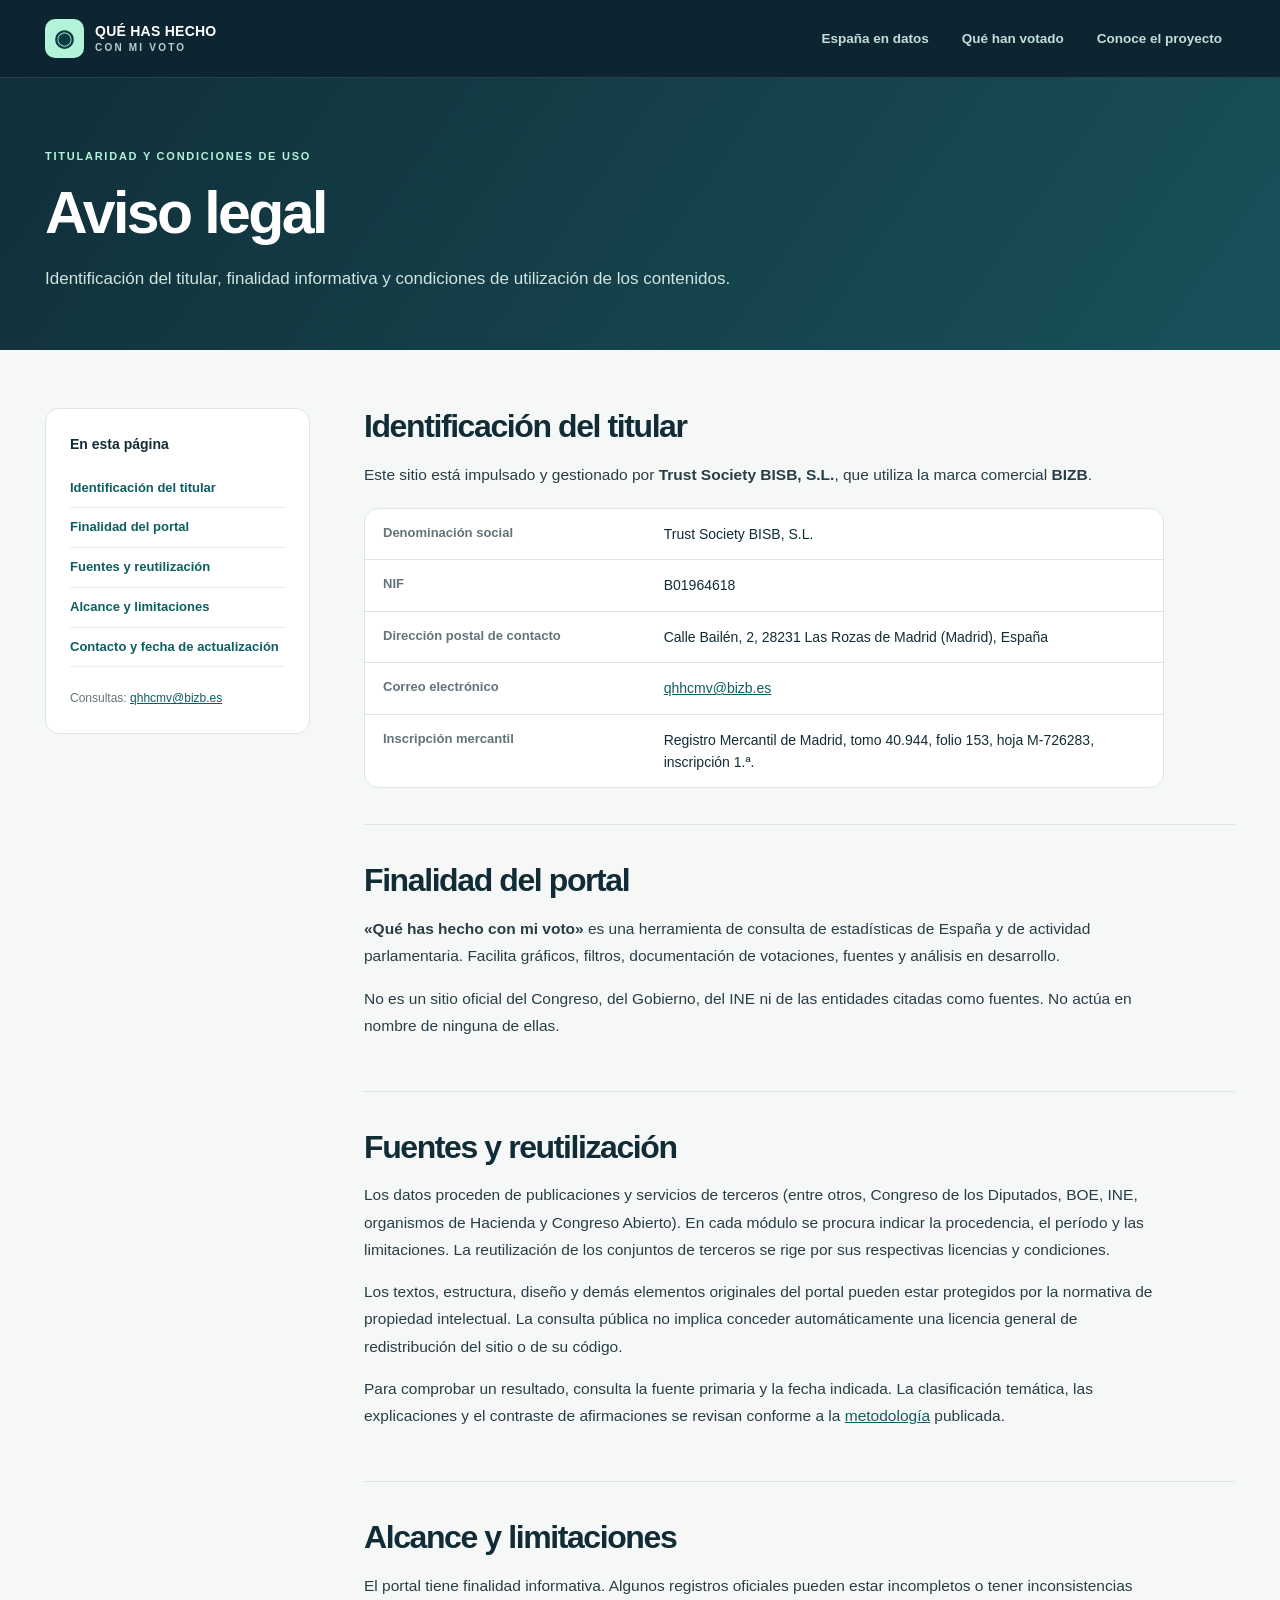
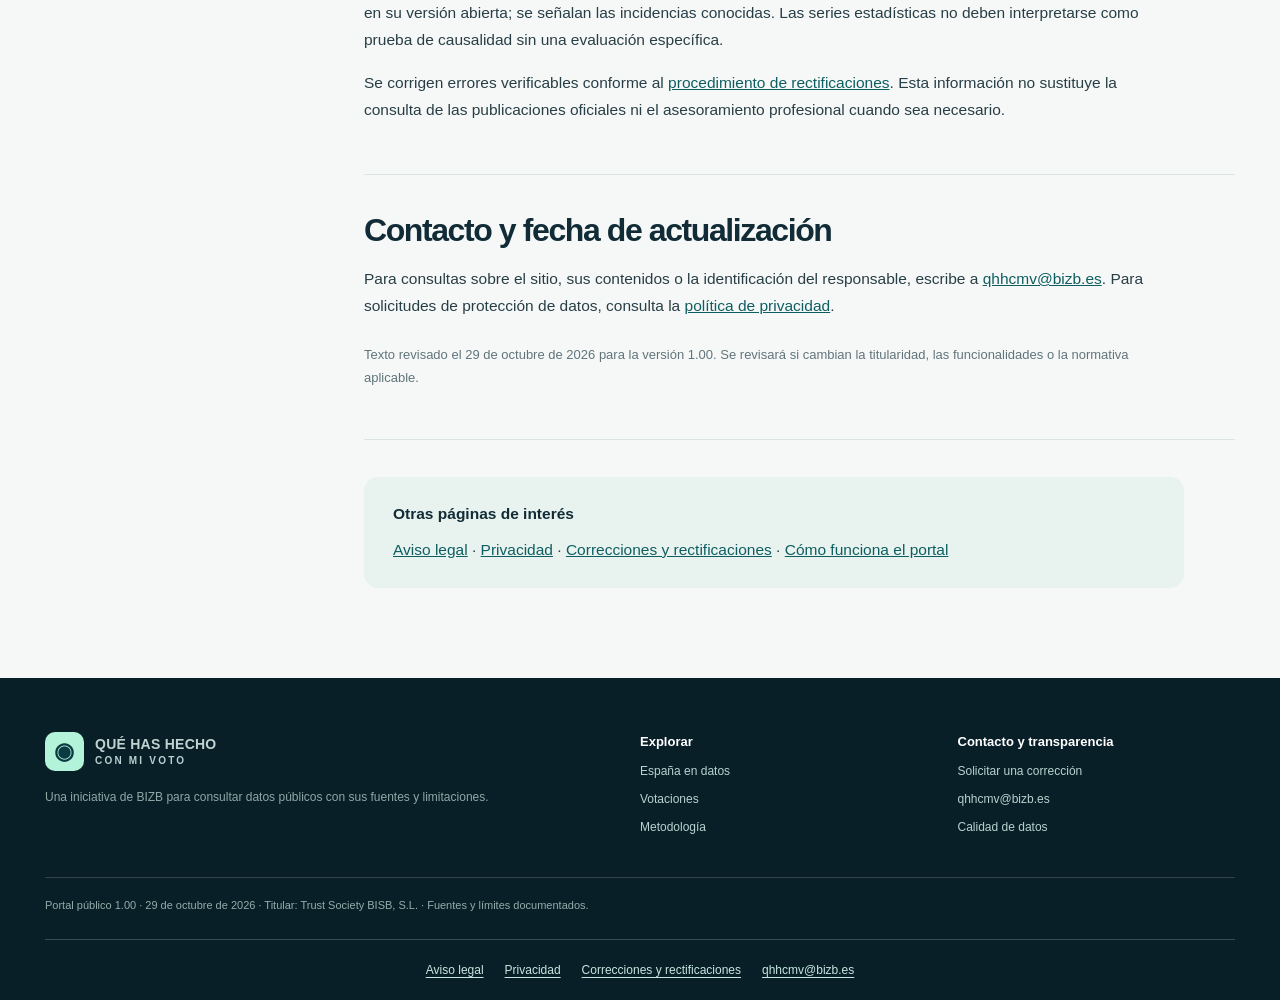
<file: aviso-legal.html>
<!doctype html>
<html lang="es"><head><meta charset="utf-8"><meta name="viewport" content="width=device-width,initial-scale=1"><meta name="description" content="Identificación del titular, finalidad informativa y condiciones de utilización de los contenidos."><title>Aviso legal · Qué has hecho con mi voto</title><link rel="stylesheet" href="assets/portal.css"><link rel="stylesheet" href="assets/legal.css"></head>
<body><a class="skip" href="#main">Saltar al contenido</a><header class="topbar"><div class="shell top-inner"><a class="logo" href="index.html" aria-label="Volver a la portada"><span class="logo-mark" aria-hidden="true">◉</span><span>QUÉ HAS HECHO<small>CON MI VOTO</small></span></a><nav aria-label="Navegación principal"><a href="index.html">España en datos</a><a href="congreso.html">Qué han votado</a><a href="proyecto.html">Conoce el proyecto</a></nav></div></header>
<main id="main"><section class="legal-hero"><div class="shell"><span class="overline light">TITULARIDAD Y CONDICIONES DE USO</span><h1>Aviso legal</h1><p>Identificación del titular, finalidad informativa y condiciones de utilización de los contenidos.</p></div></section>
<div class="shell legal-layout"><aside class="legal-nav" aria-label="Índice de esta página"><strong>En esta página</strong><a href="#titular">Identificación del titular</a><a href="#finalidad">Finalidad del portal</a><a href="#datos">Fuentes y reutilización</a><a href="#responsabilidad">Alcance y limitaciones</a><a href="#contacto">Contacto y fecha de actualización</a><p>Consultas: <a href="mailto:qhhcmv@bizb.es">qhhcmv@bizb.es</a></p></aside>
<article class="legal-article"><section id="titular" aria-labelledby="h-titular"><h2 id="h-titular">Identificación del titular</h2><p>Este sitio está impulsado y gestionado por <strong>Trust Society BISB, S.L.</strong>, que utiliza la marca comercial <strong>BIZB</strong>.</p>
<dl class="legal-facts"><div><dt>Denominación social</dt><dd>Trust Society BISB, S.L.</dd></div><div><dt>NIF</dt><dd>B01964618</dd></div><div><dt>Dirección postal de contacto</dt><dd>Calle Bailén, 2, 28231 Las Rozas de Madrid (Madrid), España</dd></div><div><dt>Correo electrónico</dt><dd><a href="mailto:qhhcmv@bizb.es">qhhcmv@bizb.es</a></dd></div><div><dt>Inscripción mercantil</dt><dd>Registro Mercantil de Madrid, tomo 40.944, folio 153, hoja M-726283, inscripción 1.ª.</dd></div></dl></section><section id="finalidad" aria-labelledby="h-finalidad"><h2 id="h-finalidad">Finalidad del portal</h2><p><strong>«Qué has hecho con mi voto»</strong> es una herramienta de consulta de estadísticas de España y de actividad parlamentaria. Facilita gráficos, filtros, documentación de votaciones, fuentes y análisis en desarrollo.</p><p>No es un sitio oficial del Congreso, del Gobierno, del INE ni de las entidades citadas como fuentes. No actúa en nombre de ninguna de ellas.</p></section><section id="datos" aria-labelledby="h-datos"><h2 id="h-datos">Fuentes y reutilización</h2><p>Los datos proceden de publicaciones y servicios de terceros (entre otros, Congreso de los Diputados, BOE, INE, organismos de Hacienda y Congreso Abierto). En cada módulo se procura indicar la procedencia, el período y las limitaciones. La reutilización de los conjuntos de terceros se rige por sus respectivas licencias y condiciones.</p><p>Los textos, estructura, diseño y demás elementos originales del portal pueden estar protegidos por la normativa de propiedad intelectual. La consulta pública no implica conceder automáticamente una licencia general de redistribución del sitio o de su código.</p><p>Para comprobar un resultado, consulta la fuente primaria y la fecha indicada. La clasificación temática, las explicaciones y el contraste de afirmaciones se revisan conforme a la <a href="proyecto.html#metodo">metodología</a> publicada.</p></section><section id="responsabilidad" aria-labelledby="h-responsabilidad"><h2 id="h-responsabilidad">Alcance y limitaciones</h2><p>El portal tiene finalidad informativa. Algunos registros oficiales pueden estar incompletos o tener inconsistencias en su versión abierta; se señalan las incidencias conocidas. Las series estadísticas no deben interpretarse como prueba de causalidad sin una evaluación específica.</p><p>Se corrigen errores verificables conforme al <a href="rectificaciones.html">procedimiento de rectificaciones</a>. Esta información no sustituye la consulta de las publicaciones oficiales ni el asesoramiento profesional cuando sea necesario.</p></section><section id="contacto" aria-labelledby="h-contacto"><h2 id="h-contacto">Contacto y fecha de actualización</h2><p>Para consultas sobre el sitio, sus contenidos o la identificación del responsable, escribe a <a href="mailto:qhhcmv@bizb.es">qhhcmv@bizb.es</a>. Para solicitudes de protección de datos, consulta la <a href="privacidad.html">política de privacidad</a>.</p><p class="legal-updated">Texto revisado el 29 de octubre de 2026 para la versión 1.00. Se revisará si cambian la titularidad, las funcionalidades o la normativa aplicable.</p></section><div class="legal-final"><strong>Otras páginas de interés</strong><p><a href="aviso-legal.html">Aviso legal</a> · <a href="privacidad.html">Privacidad</a> · <a href="rectificaciones.html">Correcciones y rectificaciones</a> · <a href="proyecto.html">Cómo funciona el portal</a></p></div></article></div></main><footer><div class="shell footer-layout"><div><a class="logo" href="index.html"><span class="logo-mark" aria-hidden="true">◉</span><span>QUÉ HAS HECHO<small>CON MI VOTO</small></span></a><p>Una iniciativa de BIZB para consultar datos públicos con sus fuentes y limitaciones.</p></div><div><strong>Explorar</strong><a href="index.html">España en datos</a><a href="congreso.html">Votaciones</a><a href="proyecto.html">Metodología</a></div><div><strong>Contacto y transparencia</strong><a href="rectificaciones.html">Solicitar una corrección</a><a href="mailto:qhhcmv@bizb.es">qhhcmv@bizb.es</a><a href="calidad.html">Calidad de datos</a></div></div><div class="shell footnote">Portal público 1.00 · 29 de octubre de 2026 · Titular: Trust Society BISB, S.L. · Fuentes y límites documentados.</div><div class="site-legal-links" role="navigation" aria-label="Información legal y contacto"><a href="aviso-legal.html">Aviso legal</a><a href="privacidad.html">Privacidad</a><a href="rectificaciones.html">Correcciones y rectificaciones</a><a href="mailto:qhhcmv@bizb.es">qhhcmv@bizb.es</a></div></footer></body></html>
</file>
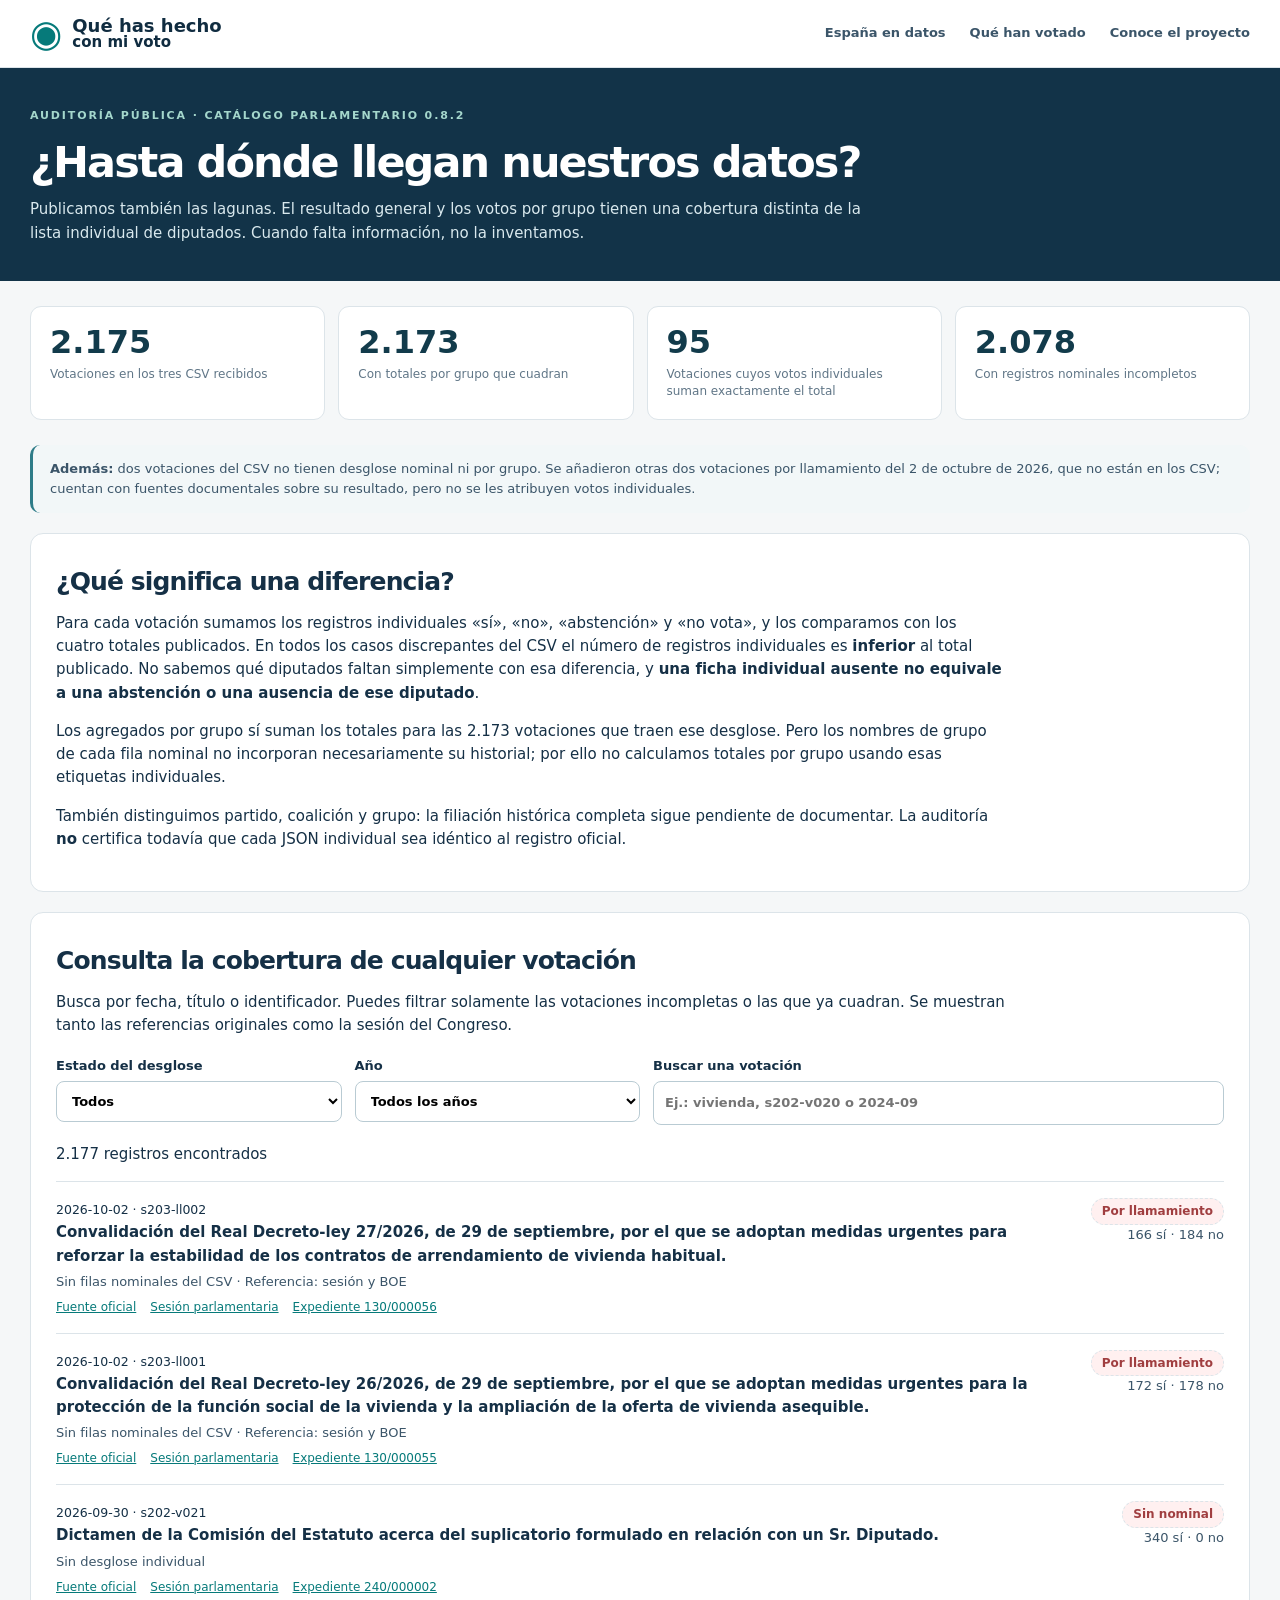
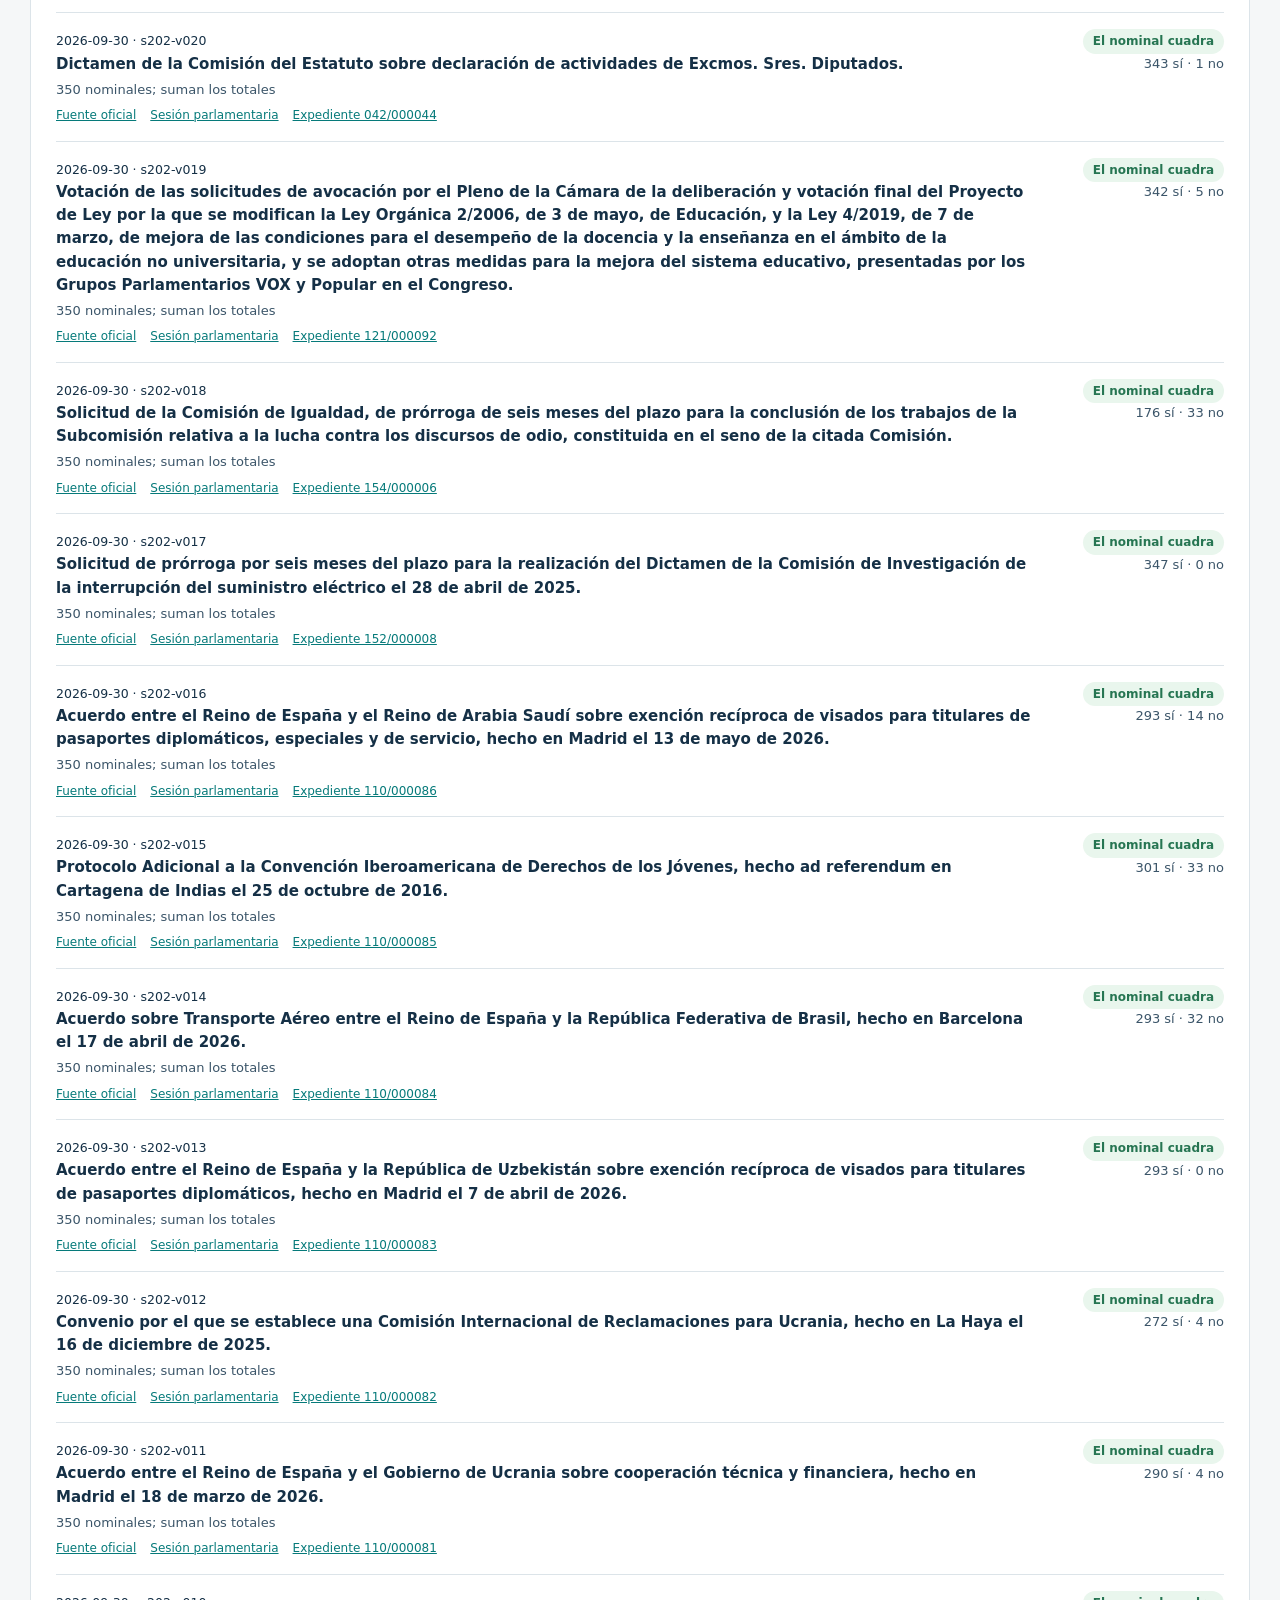
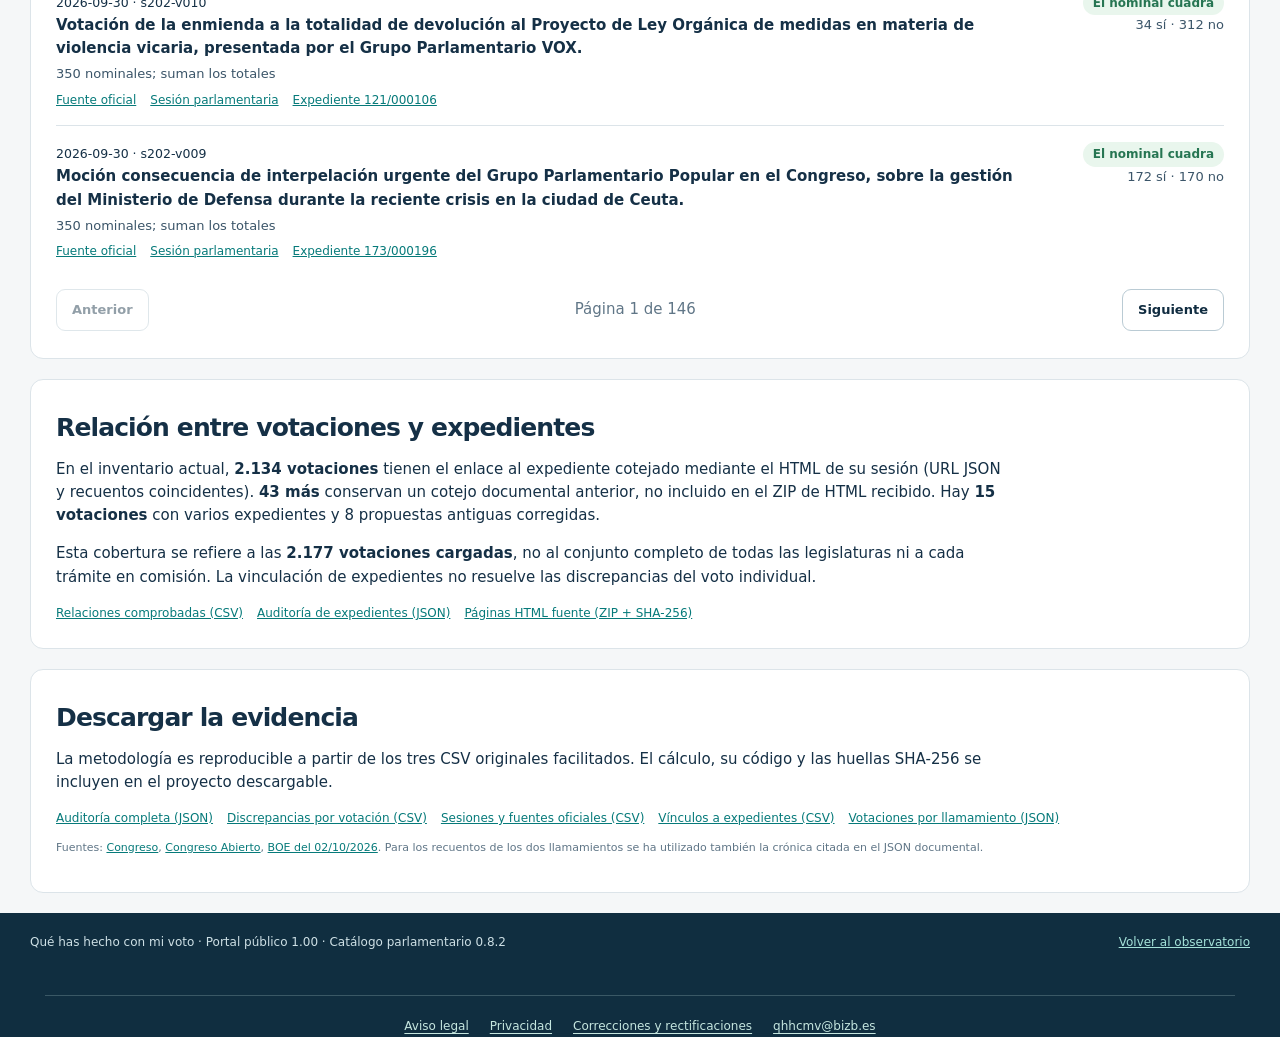
<file: calidad.html>
<!doctype html>
<html lang="es"><head>
<meta charset="utf-8"><meta name="viewport" content="width=device-width, initial-scale=1">
<meta name="description" content="Auditoría pública de la cobertura de votos nominales y totales en Qué has hecho con mi voto.">
<title>Calidad y cobertura de datos · Qué has hecho con mi voto</title>
<link rel="stylesheet" href="assets/styles.css">
<style>
.quality-hero{background:#123348;color:#fff;padding:35px 0 36px}.quality-hero h1{font-size:clamp(27px,4vw,43px);line-height:1.12;letter-spacing:-.045em;margin:12px 0}.quality-hero p{color:#d9e9ee;max-width:850px;margin:0}
.qa-grid{display:grid;grid-template-columns:repeat(4,1fr);gap:13px;margin:25px 0}.qa-kpi{border:1px solid var(--line);background:white;border-radius:11px;padding:19px}.qa-kpi b{display:block;font-size:32px;line-height:1;color:#123b4b}.qa-kpi span{display:block;color:var(--muted);font-size:12px;margin-top:8px;line-height:1.4}
.qa-card{background:#fff;border:1px solid var(--line);border-radius:13px;padding:25px;margin:20px 0}.qa-card h2{font-size:25px}.qa-card p{max-width:950px}
.qa-form{display:grid;grid-template-columns:minmax(160px,1fr) minmax(160px,1fr) minmax(200px,2fr);gap:13px;margin:18px 0}.qa-form label{display:block;font-size:13px;font-weight:650}.qa-form select,.qa-form input{display:block;background:#fff;width:100%;padding:11px;border:1px solid #b9cbd3;border-radius:8px;margin-top:5px}
.qa-item{display:grid;grid-template-columns:minmax(0,1fr) 175px;gap:17px;border-top:1px solid var(--line);padding:16px 0}.qa-item strong{font-size:15px}.qa-item p{margin:4px 0 6px;color:var(--ink2);font-size:13px}.qa-item .qa-side{font-size:13px;text-align:right;color:var(--ink2)}.qa-label{font-size:12px;display:inline-block;border-radius:20px;padding:3px 10px;background:#f0f5f6;font-weight:700}.qa-label.issue{color:#815620;background:#fff2dc}.qa-label.ok{color:#267552;background:#e9f6ed}.qa-label.none{color:#a03e40;background:#fff0f0}.qa-links{display:flex;gap:14px;flex-wrap:wrap;font-size:12px}
.qa-note{font-size:13px;color:var(--ink2);background:#f2f7f8;border-radius:10px;padding:14px 17px;border-left:3px solid #2e7c88}.qa-bottom{display:flex;justify-content:space-between;align-items:center;gap:12px;margin:12px 0 2px}.qa-bottom span{color:var(--muted)}
@media(max-width:850px){.qa-grid{grid-template-columns:repeat(2,1fr)}.qa-form{grid-template-columns:1fr 1fr}.qa-form label:last-child{grid-column:1/-1}}
@media(max-width:560px){.qa-grid{grid-template-columns:1fr 1fr}.qa-kpi{padding:13px}.qa-kpi b{font-size:24px}.qa-form{grid-template-columns:1fr}.qa-form label:last-child{grid-column:auto}.qa-item{display:block}.qa-item .qa-side{text-align:left;margin-top:8px}.qa-card{padding:17px}.header-flex nav{gap:9px}}
</style><link rel="stylesheet" href="assets/legal.css"></head><body>
<a class="skip" href="#auditoria">Saltar a la auditoría</a>
<header class="site-header"><div class="container header-flex"><a class="wordmark" href="index.html"><span class="brand-glyph" aria-hidden="true">◉</span><span><b>Qué has hecho</b><small>con mi voto</small></span></a><nav aria-label="Navegación principal"><a href="index.html">España en datos</a><a href="congreso.html">Qué han votado</a><a href="proyecto.html">Conoce el proyecto</a></nav></div></header>
<main id="auditoria">
<section class="quality-hero"><div class="container"><span class="kicker">AUDITORÍA PÚBLICA · CATÁLOGO PARLAMENTARIO 0.8.2</span><h1>¿Hasta dónde llegan nuestros datos?</h1><p>Publicamos también las lagunas. El resultado general y los votos por grupo tienen una cobertura distinta de la lista individual de diputados. Cuando falta información, no la inventamos.</p></div></section>
<div class="container">
<section class="qa-grid" aria-label="Indicadores de cobertura"><div class="qa-kpi"><b>2.175</b><span>Votaciones en los tres CSV recibidos</span></div><div class="qa-kpi"><b>2.173</b><span>Con totales por grupo que cuadran</span></div><div class="qa-kpi"><b>95</b><span>Votaciones cuyos votos individuales suman exactamente el total</span></div><div class="qa-kpi"><b>2.078</b><span>Con registros nominales incompletos</span></div></section>
<div class="qa-note"><b>Además:</b> dos votaciones del CSV no tienen desglose nominal ni por grupo. Se añadieron otras dos votaciones por llamamiento del 2 de octubre de 2026, que no están en los CSV; cuentan con fuentes documentales sobre su resultado, pero no se les atribuyen votos individuales.</div>
<section class="qa-card"><h2>¿Qué significa una diferencia?</h2><p>Para cada votación sumamos los registros individuales «sí», «no», «abstención» y «no vota», y los comparamos con los cuatro totales publicados. En todos los casos discrepantes del CSV el número de registros individuales es <strong>inferior</strong> al total publicado. No sabemos qué diputados faltan simplemente con esa diferencia, y <strong>una ficha individual ausente no equivale a una abstención o una ausencia de ese diputado</strong>.</p><p>Los agregados por grupo sí suman los totales para las 2.173 votaciones que traen ese desglose. Pero los nombres de grupo de cada fila nominal no incorporan necesariamente su historial; por ello no calculamos totales por grupo usando esas etiquetas individuales.</p><p>También distinguimos partido, coalición y grupo: la filiación histórica completa sigue pendiente de documentar. La auditoría <strong>no</strong> certifica todavía que cada JSON individual sea idéntico al registro oficial.</p></section>
<section class="qa-card" aria-labelledby="buscarQA"><h2 id="buscarQA">Consulta la cobertura de cualquier votación</h2><p>Busca por fecha, título o identificador. Puedes filtrar solamente las votaciones incompletas o las que ya cuadran. Se muestran tanto las referencias originales como la sesión del Congreso.</p><div class="qa-form"><label>Estado del desglose<select id="qaEstado"><option value="todos">Todos</option><option value="incompleto">Nominal incompleto</option><option value="coincide">Nominal que cuadra</option><option value="sin_nominal">Sin desglose nominal</option><option value="por_llamamiento">Por llamamiento</option></select></label><label>Año<select id="qaAno"><option value="">Todos los años</option><option>2023</option><option>2024</option><option>2025</option><option>2026</option></select></label><label>Buscar una votación<input id="qaBuscar" type="search" placeholder="Ej.: vivienda, s202-v020 o 2024-09" autocomplete="off"></label></div><p id="qaCount" aria-live="polite"></p><div id="qaResults"></div><div class="qa-bottom"><button type="button" class="btn" id="qaPrev">Anterior</button><span id="qaPage"></span><button type="button" class="btn" id="qaNext">Siguiente</button></div></section>
<section class="qa-card"><h2>Relación entre votaciones y expedientes</h2><p>En el inventario actual, <strong>2.134 votaciones</strong> tienen el enlace al expediente cotejado mediante el HTML de su sesión (URL JSON y recuentos coincidentes). <strong>43 más</strong> conservan un cotejo documental anterior, no incluido en el ZIP de HTML recibido. Hay <strong>15 votaciones</strong> con varios expedientes y 8 propuestas antiguas corregidas.</p><p>Esta cobertura se refiere a las <strong>2.177 votaciones cargadas</strong>, no al conjunto completo de todas las legislaturas ni a cada trámite en comisión. La vinculación de expedientes no resuelve las discrepancias del voto individual.</p><div class="qa-links"><a href="datos/relaciones_votacion_expediente_XV.csv" download>Relaciones comprobadas (CSV)</a><a href="datos/auditoria_expedientes_v082.json" target="_blank" rel="noopener">Auditoría de expedientes (JSON)</a><a href="datos/fuentes_sesiones_XV.zip" download>Páginas HTML fuente (ZIP + SHA-256)</a></div></section>
<section class="qa-card"><h2>Descargar la evidencia</h2><p>La metodología es reproducible a partir de los tres CSV originales facilitados. El cálculo, su código y las huellas SHA-256 se incluyen en el proyecto descargable.</p><div class="qa-links"><a href="datos/calidad_XV.json" download>Auditoría completa (JSON)</a><a href="datos/incidencias_nominales_XV.csv" download>Discrepancias por votación (CSV)</a><a href="datos/sesiones_XV.csv" download>Sesiones y fuentes oficiales (CSV)</a><a href="datos/vinculos_XV.csv" download>Vínculos a expedientes (CSV)</a><a href="datos/llamamientos_2026.json" download>Votaciones por llamamiento (JSON)</a></div><p class="fine-print">Fuentes: <a href="https://www.congreso.es/es/opendata/votaciones" target="_blank" rel="noopener noreferrer">Congreso</a>, <a href="https://congresoabierto.org/datos/" target="_blank" rel="noopener noreferrer">Congreso Abierto</a>, <a href="https://www.boe.es/boe/dias/2026/10/02/index.php?d=245" target="_blank" rel="noopener noreferrer">BOE del 02/10/2026</a>. Para los recuentos de los dos llamamientos se ha utilizado también la crónica citada en el JSON documental.</p></section>
</div></main><footer><div class="container footer-flex"><span>Qué has hecho con mi voto · Portal público 1.00 · Catálogo parlamentario 0.8.2</span><a href="index.html">Volver al observatorio</a></div><div class="site-legal-links" role="navigation" aria-label="Información legal y contacto"><a href="aviso-legal.html">Aviso legal</a><a href="privacidad.html">Privacidad</a><a href="rectificaciones.html">Correcciones y rectificaciones</a><a href="mailto:qhhcmv@bizb.es">qhhcmv@bizb.es</a></div></footer>
<script src="assets/precarga_XV.js"></script><script src="assets/calidad_XV.js"></script><script src="assets/calidad_pagina.js"></script>
</body></html>
</file>
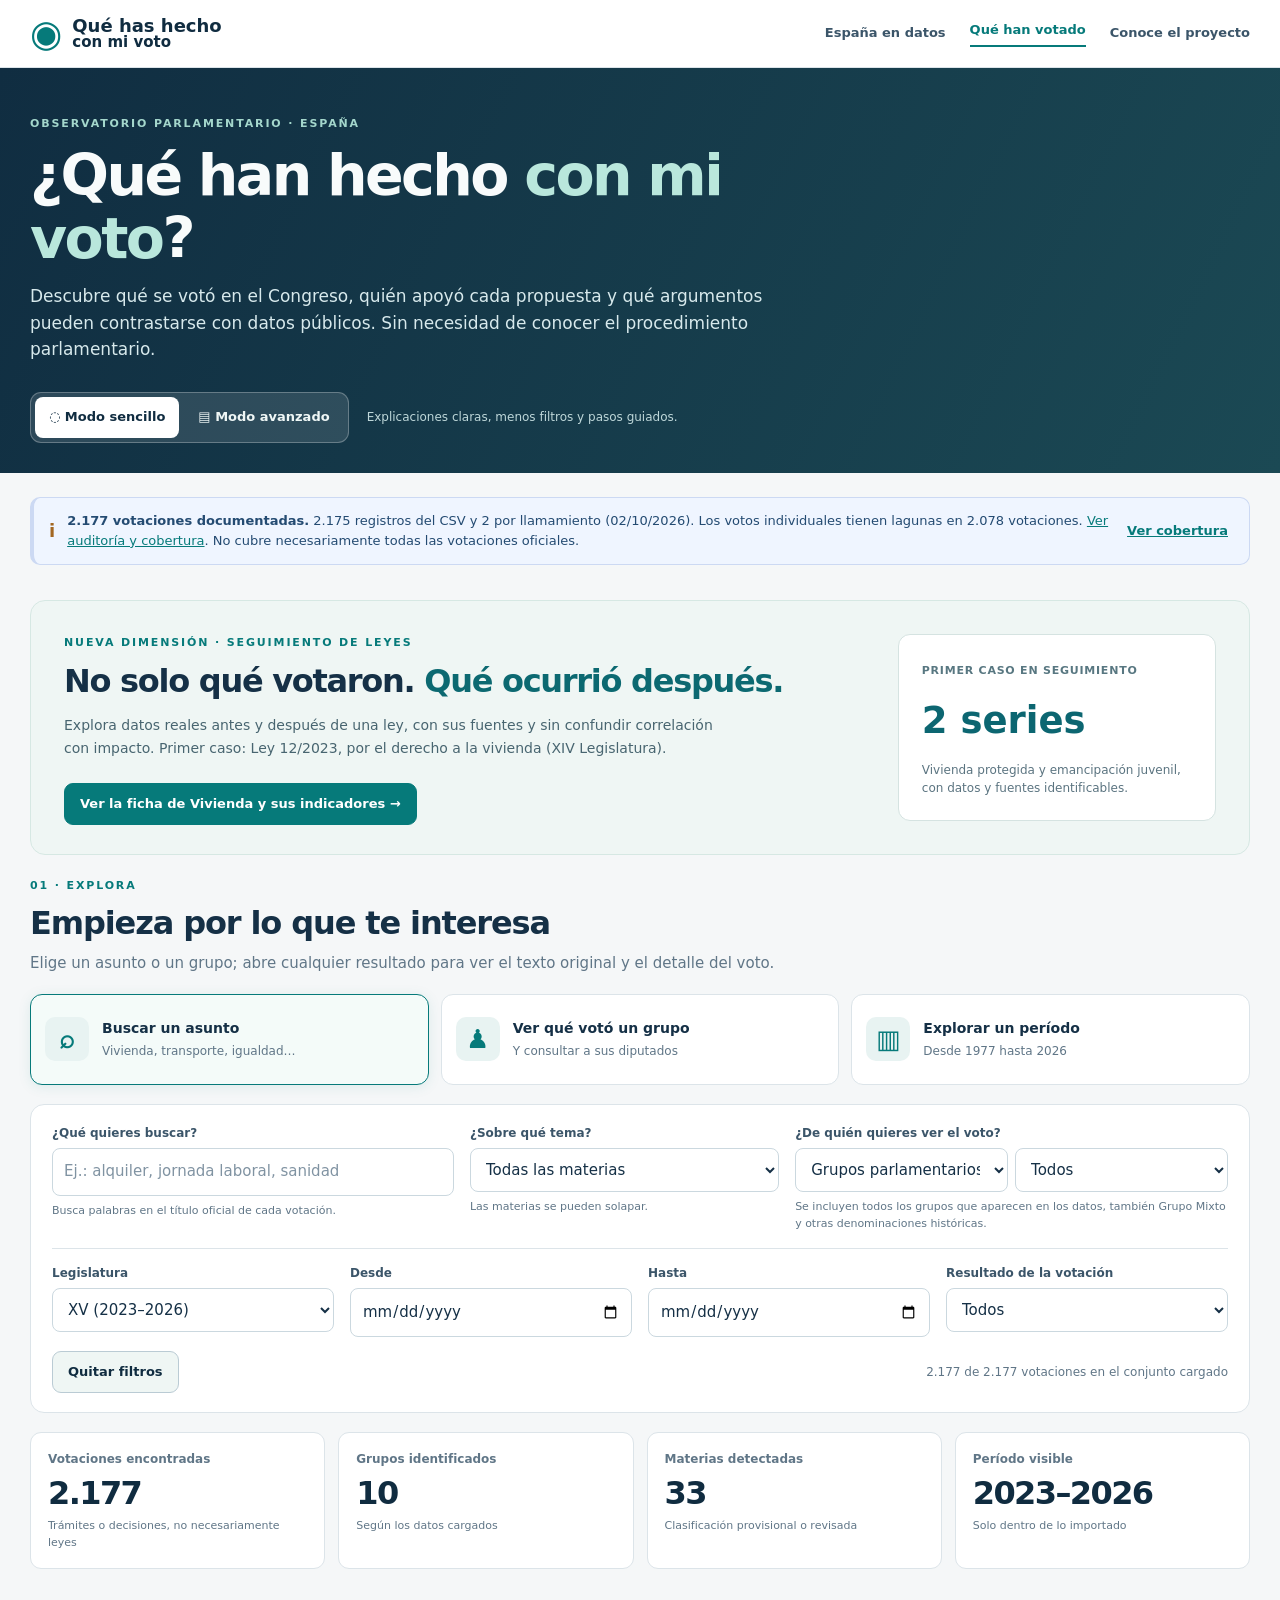
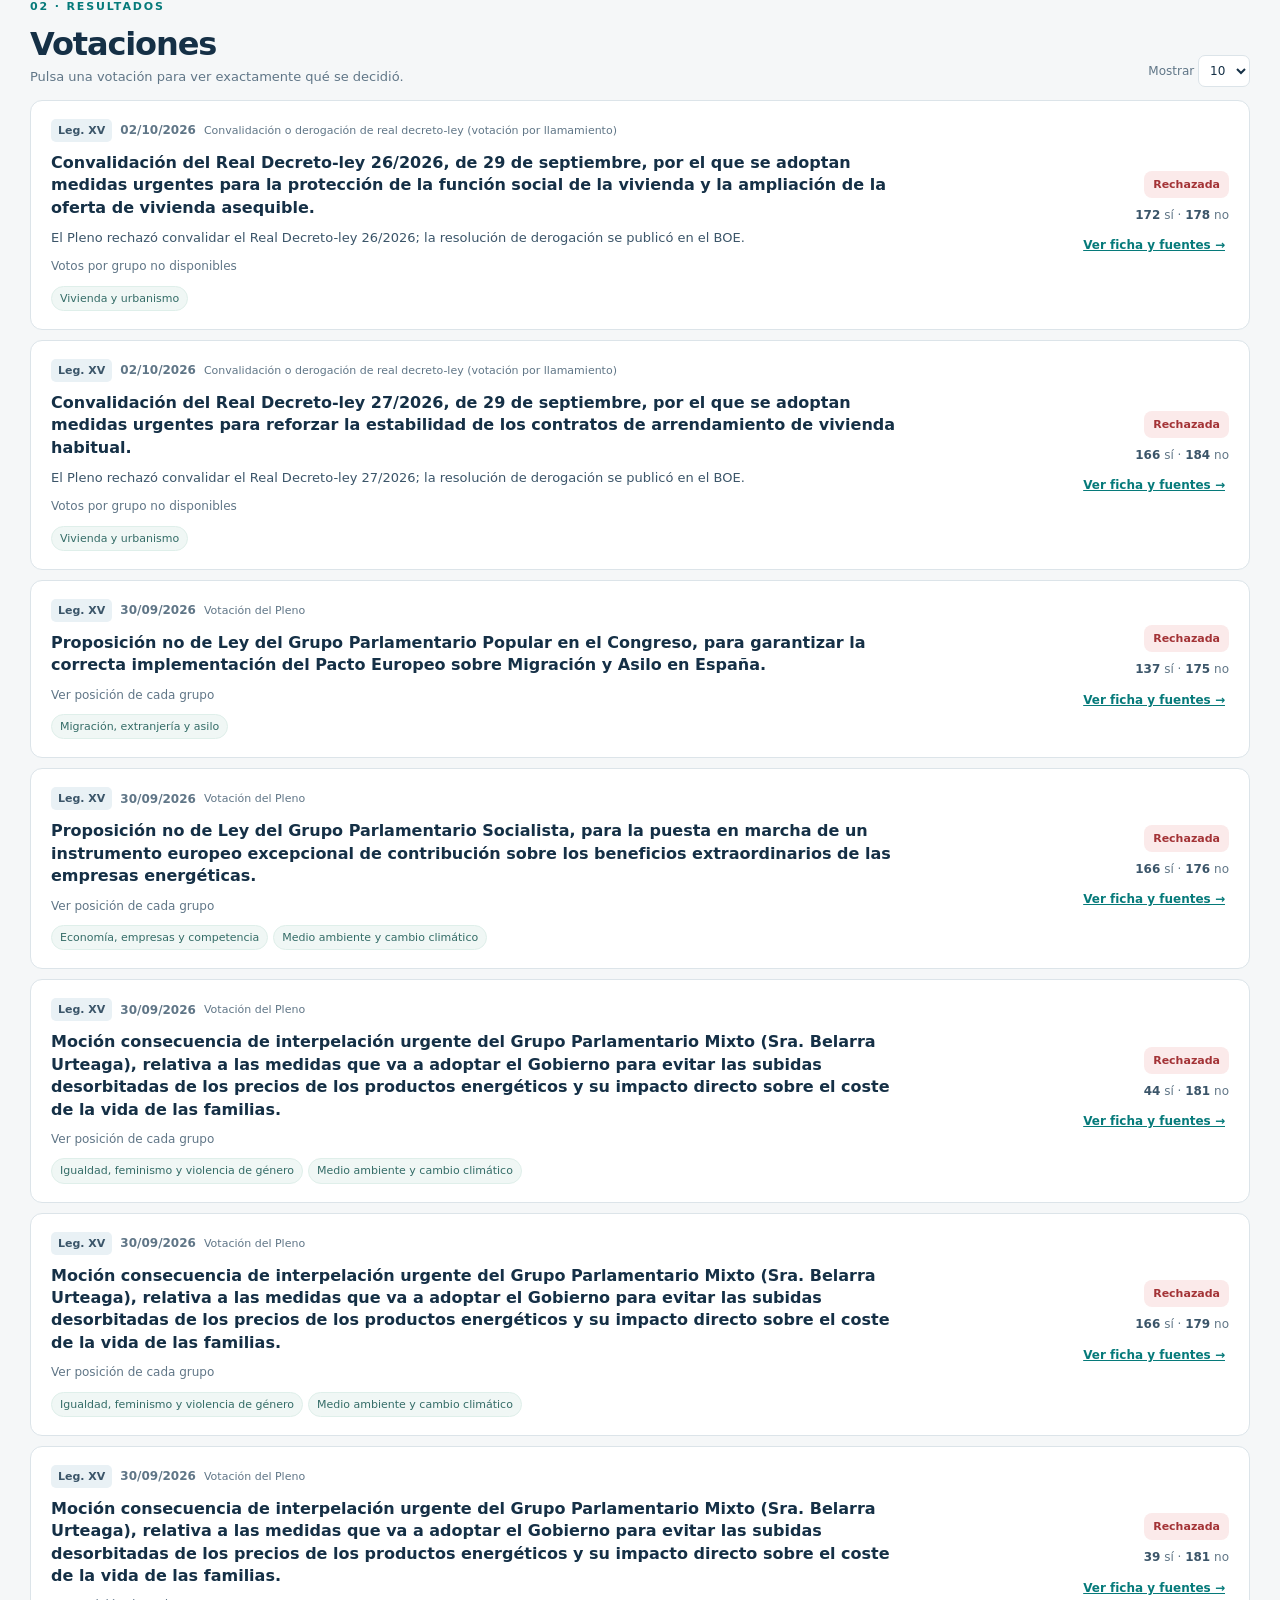
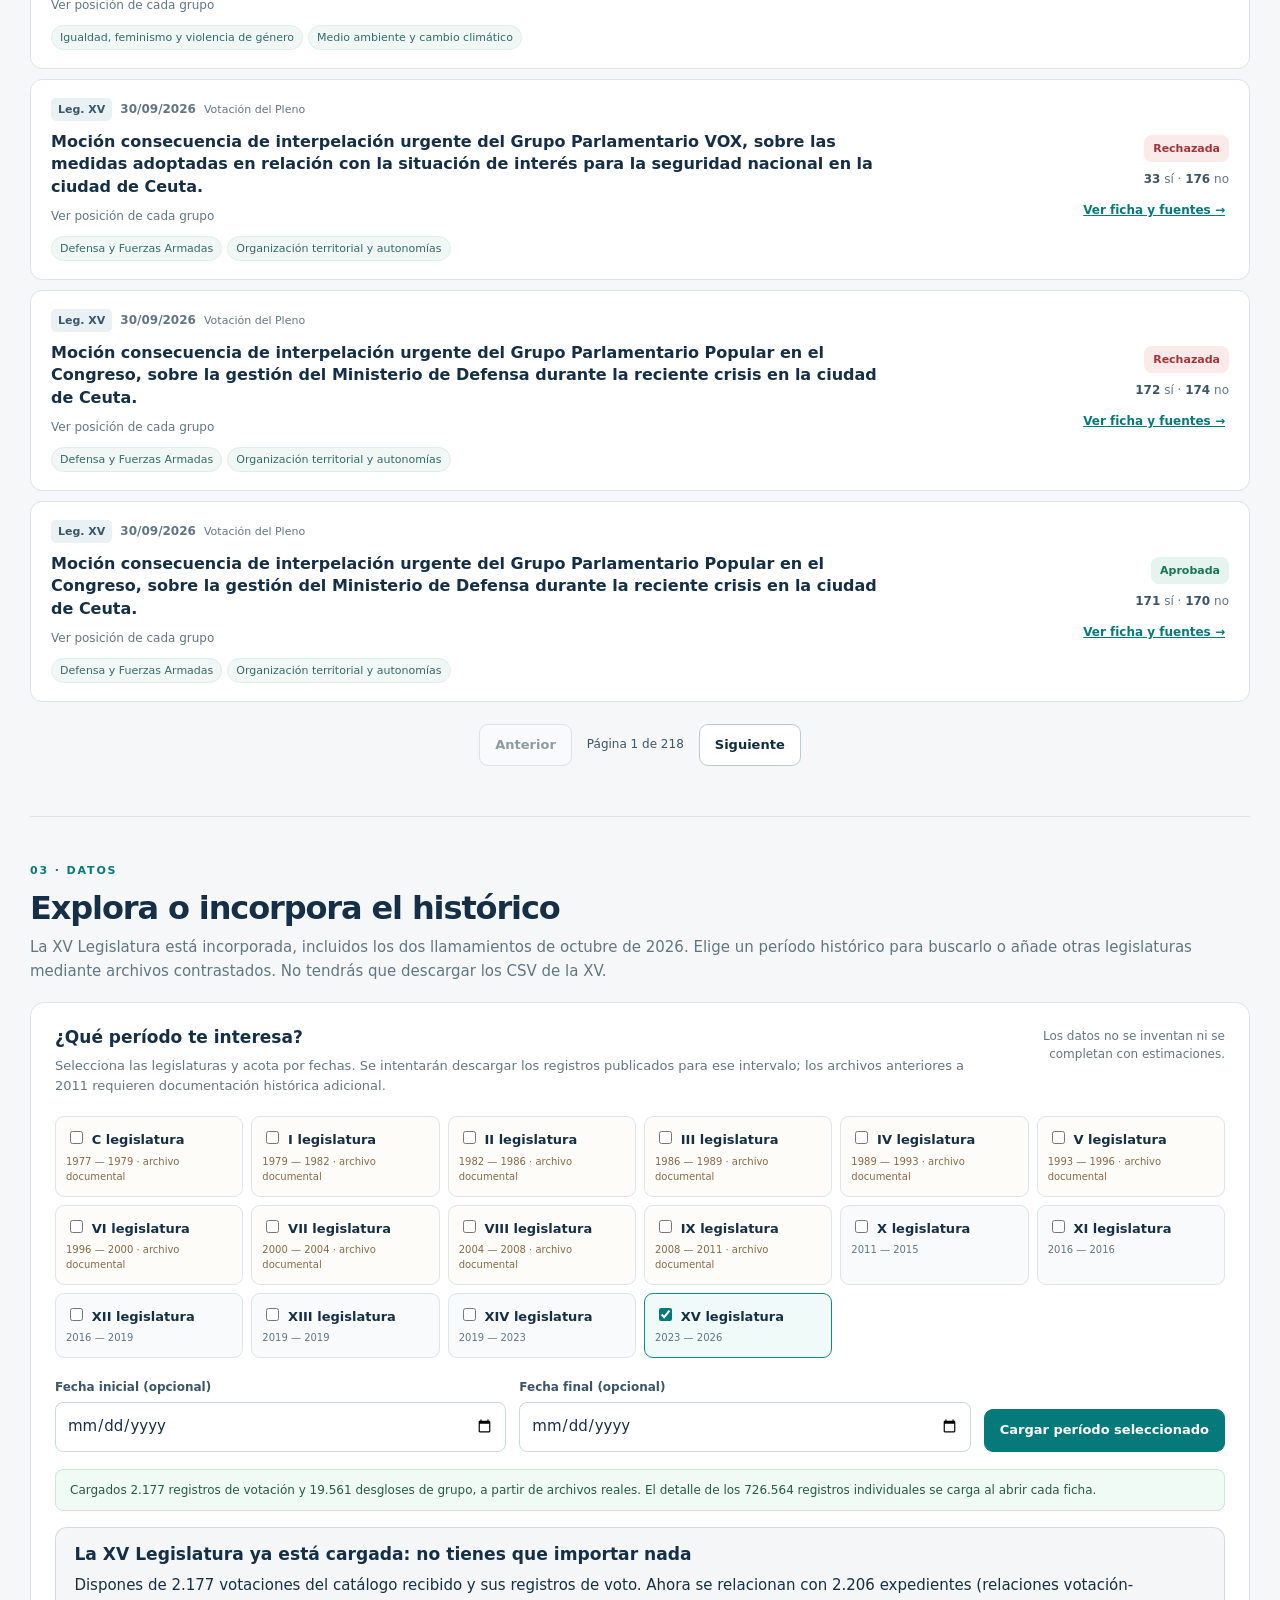
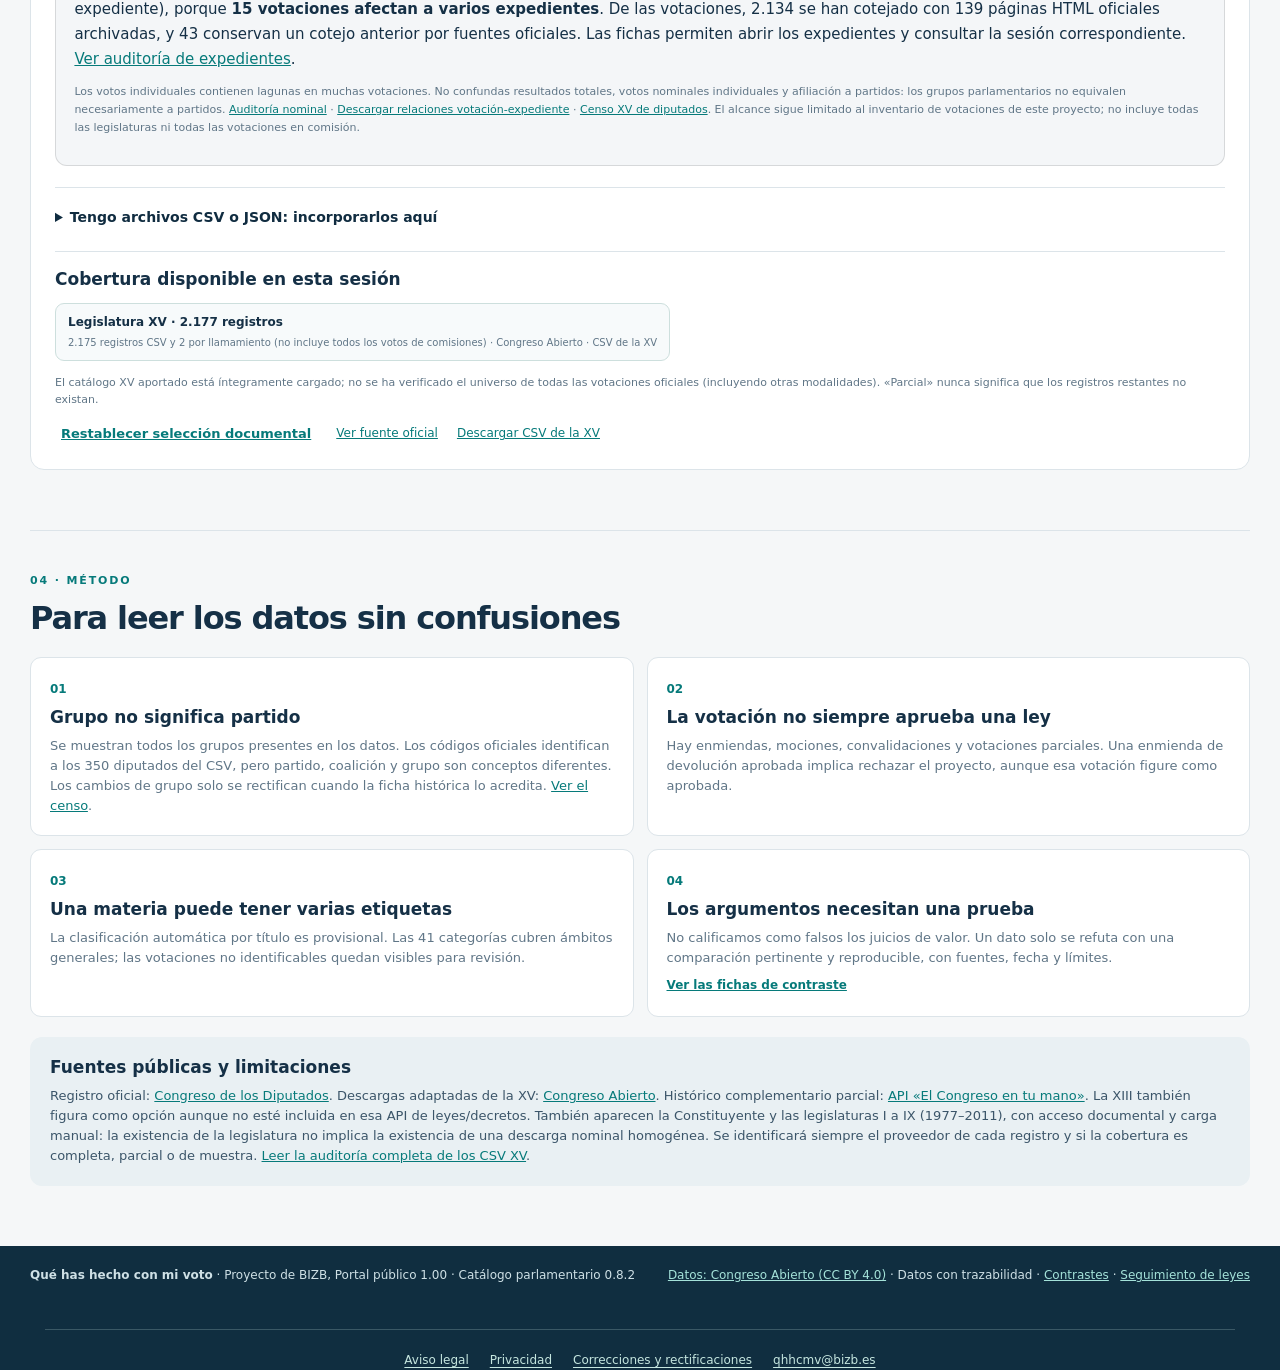
<file: congreso.html>
<!doctype html>
<html lang="es">
<head>
<meta charset="utf-8"><meta name="viewport" content="width=device-width, initial-scale=1">
<meta name="description" content="Explora las votaciones del Congreso de los Diputados, consulta posiciones de los grupos y contrasta las declaraciones públicas con datos verificables.">
<title>Qué has hecho con mi voto · Observatorio del Congreso</title>
<link rel="stylesheet" href="assets/styles.css">
<link rel="stylesheet" href="assets/legal.css"></head>
<body>
<a class="skip" href="#explorar">Saltar a las votaciones</a>
<header class="site-header">
 <div class="container header-flex">
  <a class="wordmark" href="index.html" aria-label="Inicio, Qué has hecho con mi voto"><span class="brand-glyph" aria-hidden="true">◉</span><span><b>Qué has hecho</b><small>con mi voto</small></span></a>
  <nav aria-label="Navegación principal"><a href="index.html">España en datos</a><a class="on" aria-current="page" href="congreso.html">Qué han votado</a><a href="proyecto.html">Conoce el proyecto</a></nav>
 </div>
</header>
<main>
<section class="hero"><div class="container hero-inner">
 <div class="kicker">OBSERVATORIO PARLAMENTARIO · ESPAÑA</div>
 <h1>¿Qué han hecho <em>con mi voto</em>?</h1>
 <p>Descubre qué se votó en el Congreso, quién apoyó cada propuesta y qué argumentos pueden contrastarse con datos públicos. Sin necesidad de conocer el procedimiento parlamentario.</p>
 <div class="hero-foot"><div class="seg" role="group" aria-label="Modo de uso">
   <button class="seg-item selected" type="button" data-mode="sencillo" aria-pressed="true"><span aria-hidden="true">◌</span> Modo sencillo</button>
   <button class="seg-item" type="button" data-mode="avanzado" aria-pressed="false"><span aria-hidden="true">▤</span> Modo avanzado</button>
  </div><span id="modeExplanation" class="mode-explanation">Explicaciones claras, menos filtros y pasos guiados.</span></div>
</div></section>
<div class="container">
 <div id="datasetStatus" class="info-status" role="status"><span class="status-symbol">!</span><span><strong>XV Legislatura precargada</strong> · 2.177 registros (2.175 del CSV y 2 por llamamiento), 19.561 desgloses por grupo y 726.564 filas nominales procedentes de los CSV recibidos. Son todos los registros de ese catálogo, no necesariamente todas las votaciones oficiales.</span><button type="button" id="showDataPanel" class="text-btn">Cargar más datos</button></div>
 <section class="law-promo" aria-labelledby="lawPromoTitle"><div><span class="kicker dark">NUEVA DIMENSIÓN · SEGUIMIENTO DE LEYES</span><h2 id="lawPromoTitle">No solo qué votaron. <em>Qué ocurrió después.</em></h2><p>Explora datos reales antes y después de una ley, con sus fuentes y sin confundir correlación con impacto. Primer caso: Ley 12/2023, por el derecho a la vivienda (XIV Legislatura).</p><a class="btn primary" href="ley-vivienda.html">Ver la ficha de Vivienda y sus indicadores →</a></div><div class="law-promo-stat"><span>Primer caso en seguimiento</span><b>2 series</b><small>Vivienda protegida y emancipación juvenil, con datos y fuentes identificables.</small></div></section>
 <section id="explorar" class="workspace">
  <div class="section-intro"><span class="kicker dark">01 · EXPLORA</span><h2>Empieza por lo que te interesa</h2><p>Elige un asunto o un grupo; abre cualquier resultado para ver el texto original y el detalle del voto.</p></div>
  <div class="task-options" role="group" aria-label="Qué quieres consultar">
   <button type="button" data-intent="temas" class="task-option active"><span class="task-emoji" aria-hidden="true">⌕</span><span><b>Buscar un asunto</b><small>Vivienda, transporte, igualdad…</small></span></button>
   <button type="button" data-intent="actores" class="task-option"><span class="task-emoji" aria-hidden="true">♟</span><span><b>Ver qué votó un grupo</b><small>Y consultar a sus diputados</small></span></button>
   <button type="button" data-intent="periodos" class="task-option"><span class="task-emoji" aria-hidden="true">▥</span><span><b>Explorar un período</b><small>Desde 1977 hasta 2026</small></span></button>
  </div>
  <div class="filters-panel">
   <div class="filters-main">
    <div class="field search-field"><label for="search">¿Qué quieres buscar?</label><input id="search" type="search" placeholder="Ej.: alquiler, jornada laboral, sanidad" autocomplete="off"><small>Busca palabras en el título oficial de cada votación.</small></div>
    <div class="field"><label for="areaFilter">¿Sobre qué tema?</label><select id="areaFilter"><option value="">Todas las materias</option></select><small>Las materias se pueden solapar.</small></div>
    <div class="field"><label for="actorType">¿De quién quieres ver el voto?</label><div class="field-duo"><select id="actorType" aria-label="Tipo de representación"><option value="grupo">Grupos parlamentarios</option><option value="partido">Partidos / candidaturas</option></select><select id="actorFilter" aria-label="Grupo o partido"><option value="">Todos</option></select></div><small id="partyNotice">La lista se obtiene de los datos cargados, no de una selección fija.</small></div>
   </div>
   <div class="filters-extra">
    <div class="field"><label for="legFilter">Legislatura</label><select id="legFilter"><option value="">Todas las cargadas</option></select></div>
    <div class="field"><label for="fromFilter">Desde</label><input id="fromFilter" type="date"></div>
    <div class="field"><label for="toFilter">Hasta</label><input id="toFilter" type="date"></div>
    <div class="field"><label for="outcomeFilter">Resultado de la votación</label><select id="outcomeFilter"><option value="">Todos</option><option value="Aprobada">Aprobada</option><option value="Rechazada">Rechazada</option><option value="Sin comprobar">Sin comprobar</option></select></div>
    <div class="field advanced-only"><label for="stanceFilter">Sentido del voto del grupo o partido</label><select id="stanceFilter"><option value="">Cualquiera</option><option value="Sí">Sí</option><option value="No">No</option><option value="Abstención">Abstención</option><option value="Dividido">Dividido o empate</option></select></div>
    <div class="field advanced-only"><label for="sortFilter">Ordenar</label><select id="sortFilter"><option value="desc">Más recientes primero</option><option value="asc">Más antiguas primero</option><option value="yes">Más votos favorables</option><option value="margin">Menor margen</option></select></div>
   </div>
   <div class="filter-actions"><button type="button" id="resetFilters" class="btn subtle">Quitar filtros</button><span id="filteredSummary" aria-live="polite"></span></div>
  </div>
  <div class="metrics" aria-label="Resumen de resultados">
   <div class="metric"><span>Votaciones encontradas</span><b id="mVotes">46</b><small>Trámites o decisiones, no necesariamente leyes</small></div>
   <div class="metric"><span>Grupos identificados</span><b id="mGroups">—</b><small>Según los datos cargados</small></div>
   <div class="metric"><span>Materias detectadas</span><b id="mTopics">—</b><small>Clasificación provisional o revisada</small></div>
   <div class="metric"><span>Período visible</span><b id="mRange">—</b><small>Solo dentro de lo importado</small></div>
  </div>
  <div class="analytics advanced-only"><div><h3>Asuntos más frecuentes en la selección</h3><p>Una votación puede contar en varias materias.</p><div id="topicBars" class="bars"></div></div><div><h3>Qué grupos aparecen</h3><p>La disponibilidad de votos no equivale a presencia durante toda la legislatura.</p><div id="groupOverview" class="tag-grid"></div></div></div>
  <div class="results-heading"><div><span class="kicker dark">02 · RESULTADOS</span><h2>Votaciones</h2><p id="resultHint">Pulsa una votación para ver exactamente qué se decidió.</p></div><div class="heading-actions"><button type="button" class="btn advanced-only" id="exportCsv">Exportar selección CSV</button><label for="perPage" class="show-count">Mostrar <select id="perPage"><option value="10">10</option><option value="25">25</option><option value="50">50</option></select></label></div></div>
  <div id="results" class="results-list" aria-live="polite"></div>
  <div class="pagination"><button id="prev" class="btn" type="button">Anterior</button><span id="pageInfo">Página 1</span><button id="next" class="btn" type="button">Siguiente</button></div>
 </section>
 <section class="import-section" id="datos"><div class="section-intro"><span class="kicker dark">03 · DATOS</span><h2>Explora o incorpora el histórico</h2><p>La XV Legislatura está incorporada, incluidos los dos llamamientos de octubre de 2026. Elige un período histórico para buscarlo o añade otras legislaturas mediante archivos contrastados. No tendrás que descargar los CSV de la XV.</p></div>
 <div class="import-box">
  <div class="import-header"><div><h3>¿Qué período te interesa?</h3><p>Selecciona las legislaturas y acota por fechas. Se intentarán descargar los registros publicados para ese intervalo; los archivos anteriores a 2011 requieren documentación histórica adicional.</p></div><span class="mini-note">Los datos no se inventan ni se completan con estimaciones.</span></div>
  <div id="legChecks" class="check-grid" role="group" aria-label="Legislaturas que deseas cargar"></div>
  <div class="import-dates"><div class="field"><label for="loadFrom">Fecha inicial (opcional)</label><input id="loadFrom" type="date" min="1977-07-13" max="2026-10-06"></div><div class="field"><label for="loadTo">Fecha final (opcional)</label><input id="loadTo" type="date" min="1977-07-13" max="2026-10-06"></div><div class="import-action"><button type="button" id="loadPeriod" class="btn primary">Cargar período seleccionado</button></div></div>
  <div id="loadFeedback" class="load-feedback" role="status" aria-live="polite">La XV está precargada. Selecciona fechas en el buscador de arriba para acotar sus 2.177 registros, o carga otras legislaturas aquí.</div>
  <div class="import-howto"><h3>La XV Legislatura ya está cargada: no tienes que importar nada</h3><p>Dispones de 2.177 votaciones del catálogo recibido y sus registros de voto. Ahora se relacionan con 2.206 expedientes (relaciones votación-expediente), porque <strong>15 votaciones afectan a varios expedientes</strong>. De las votaciones, 2.134 se han cotejado con 139 páginas HTML oficiales archivadas, y 43 conservan un cotejo anterior por fuentes oficiales. Las fichas permiten abrir los expedientes y consultar la sesión correspondiente. <a href="datos/auditoria_expedientes_v082.json">Ver auditoría de expedientes</a>.</p><p class="fine-print">Los votos individuales contienen lagunas en muchas votaciones. No confundas resultados totales, votos nominales individuales y afiliación a partidos: los grupos parlamentarios no equivalen necesariamente a partidos. <a href="calidad.html">Auditoría nominal</a> · <a href="datos/relaciones_votacion_expediente_XV.csv" download>Descargar relaciones votación-expediente</a> · <a href="diputados.html">Censo XV de diputados</a>. El alcance sigue limitado al inventario de votaciones de este proyecto; no incluye todas las legislaturas ni todas las votaciones en comisión.</p></div>
  <details class="manual-import" id="manualImport"><summary>Tengo archivos CSV o JSON: incorporarlos aquí</summary><div class="manual-inner"><p>Selecciona archivos de <b>votaciones</b>, <b>votos por grupo</b> o, cuando existan, <b>votos por partido</b>. Puedes seleccionar varios. Para el histórico antiguo, indica la legislatura correcta.</p><div class="manual-row"><div class="field"><label for="uploadLeg">Legislatura de los archivos</label><select id="uploadLeg"></select></div><div class="field big"><label for="importFiles">Seleccionar archivos</label><input id="importFiles" type="file" accept=".csv,.json" multiple></div><button type="button" class="btn primary" id="importButton">Importar archivos</button></div><small>La XV ya está incorporada; utiliza esta opción para añadir nuevos datos o legislaturas. Se admiten varios archivos por legislatura; los identificadores se separan por legislatura para evitar colisiones. Si mezclas legislaturas en un mismo archivo, debe existir la columna <code>legislatura</code>. Los ZIP oficiales pueden convertirse con el programa adjunto. <a href="plantillas/README.md" download>Guía de columnas</a> · <a href="plantillas/votaciones.csv" download>Plantilla de votaciones</a> · <a href="plantillas/votos-partido.csv" download>Plantilla de partidos</a>.</small></div></details>
  <div class="coverage"><h3>Cobertura disponible en esta sesión</h3><div id="coverageItems" class="coverage-list"></div><p class="fine-print">El catálogo XV aportado está íntegramente cargado; no se ha verificado el universo de todas las votaciones oficiales (incluyendo otras modalidades). «Parcial» nunca significa que los registros restantes no existan.</p></div>
  <div class="import-foot"><button id="resetData" type="button" class="text-btn">Restablecer selección documental</button><a href="https://www.congreso.es/es/opendata/votaciones" target="_blank" rel="noopener">Ver fuente oficial</a><a href="https://congresoabierto.org/datos/" target="_blank" rel="noopener">Descargar CSV de la XV</a></div>
 </div></section>
 <section class="method" id="metodologia"><span class="kicker dark">04 · MÉTODO</span><h2>Para leer los datos sin confusiones</h2><div class="method-grid"><article><span class="method-no">01</span><h3>Grupo no significa partido</h3><p>Se muestran todos los grupos presentes en los datos. Los códigos oficiales identifican a los 350 diputados del CSV, pero partido, coalición y grupo son conceptos diferentes. Los cambios de grupo solo se rectifican cuando la ficha histórica lo acredita. <a href="diputados.html">Ver el censo</a>.</p></article><article><span class="method-no">02</span><h3>La votación no siempre aprueba una ley</h3><p>Hay enmiendas, mociones, convalidaciones y votaciones parciales. Una enmienda de devolución aprobada implica rechazar el proyecto, aunque esa votación figure como aprobada.</p></article><article><span class="method-no">03</span><h3>Una materia puede tener varias etiquetas</h3><p>La clasificación automática por título es provisional. Las 41 categorías cubren ámbitos generales; las votaciones no identificables quedan visibles para revisión.</p></article><article><span class="method-no">04</span><h3>Los argumentos necesitan una prueba</h3><p>No calificamos como falsos los juicios de valor. Un dato solo se refuta con una comparación pertinente y reproducible, con fuentes, fecha y límites.</p><a class="inline-link" href="argumentos.html">Ver las fichas de contraste</a></article></div>
  <div class="sources"><h3>Fuentes públicas y limitaciones</h3><p>Registro oficial: <a href="https://www.congreso.es/es/opendata/votaciones" target="_blank" rel="noopener">Congreso de los Diputados</a>. Descargas adaptadas de la XV: <a href="https://congresoabierto.org/datos/" target="_blank" rel="noopener">Congreso Abierto</a>. Histórico complementario parcial: <a href="https://elcongresoentumano.es/api" target="_blank" rel="noopener">API «El Congreso en tu mano»</a>. La XIII también figura como opción aunque no esté incluida en esa API de leyes/decretos. También aparecen la Constituyente y las legislaturas I a IX (1977–2011), con acceso documental y carga manual: la existencia de la legislatura no implica la existencia de una descarga nominal homogénea. Se identificará siempre el proveedor de cada registro y si la cobertura es completa, parcial o de muestra. <a href="datos/auditoria_XV.json" target="_blank" rel="noopener">Leer la auditoría completa de los CSV XV</a>.</p></div>
 </section>
</div>
</main>
<footer><div class="container footer-flex"><span><b>Qué has hecho con mi voto</b> · Proyecto de BIZB, Portal público 1.00 · Catálogo parlamentario 0.8.2</span><span><a href="https://congresoabierto.org/datos/" target="_blank" rel="noopener">Datos: Congreso Abierto (CC BY 4.0)</a> · Datos con trazabilidad · <a href="argumentos.html">Contrastes</a> · <a href="ley-vivienda.html">Seguimiento de leyes</a></span></div><div class="site-legal-links" role="navigation" aria-label="Información legal y contacto"><a href="aviso-legal.html">Aviso legal</a><a href="privacidad.html">Privacidad</a><a href="rectificaciones.html">Correcciones y rectificaciones</a><a href="mailto:qhhcmv@bizb.es">qhhcmv@bizb.es</a></div></footer>
<div class="dialog-backdrop" id="backdrop" hidden><div class="dialog" role="dialog" aria-modal="true" aria-labelledby="dialogTitle" tabindex="-1"><button class="dialog-close" id="closeDialog" type="button" aria-label="Cerrar ficha">×</button><div id="dialogBody"></div></div></div>
<script src="assets/core.js"></script><script src="assets/bootstrap.js"></script><script src="assets/nominal_catalog.js"></script><script src="assets/identidades_XV.js"></script><script src="assets/precarga_XV.js"></script><script src="assets/calidad_XV.js"></script><script src="assets/propuestas_XV.js"></script><script src="assets/app.js"></script>
</body></html>
</file>
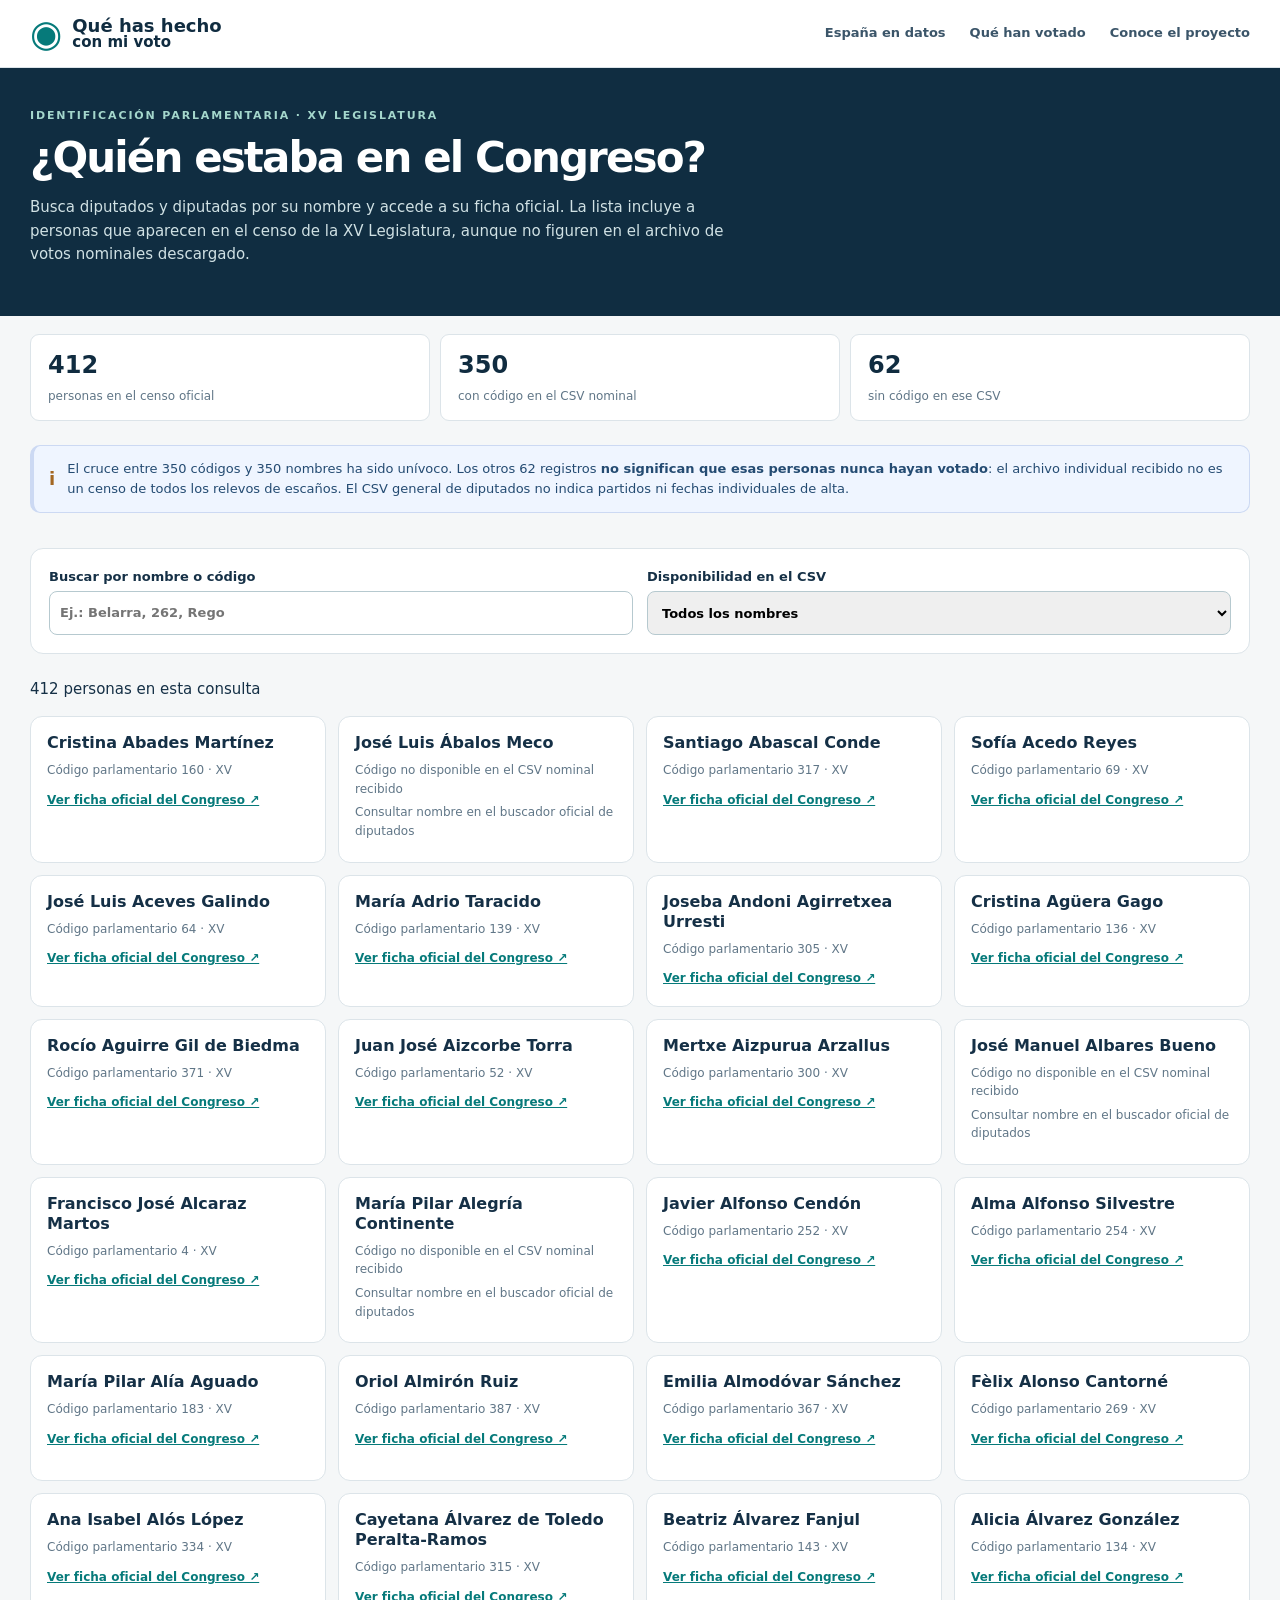
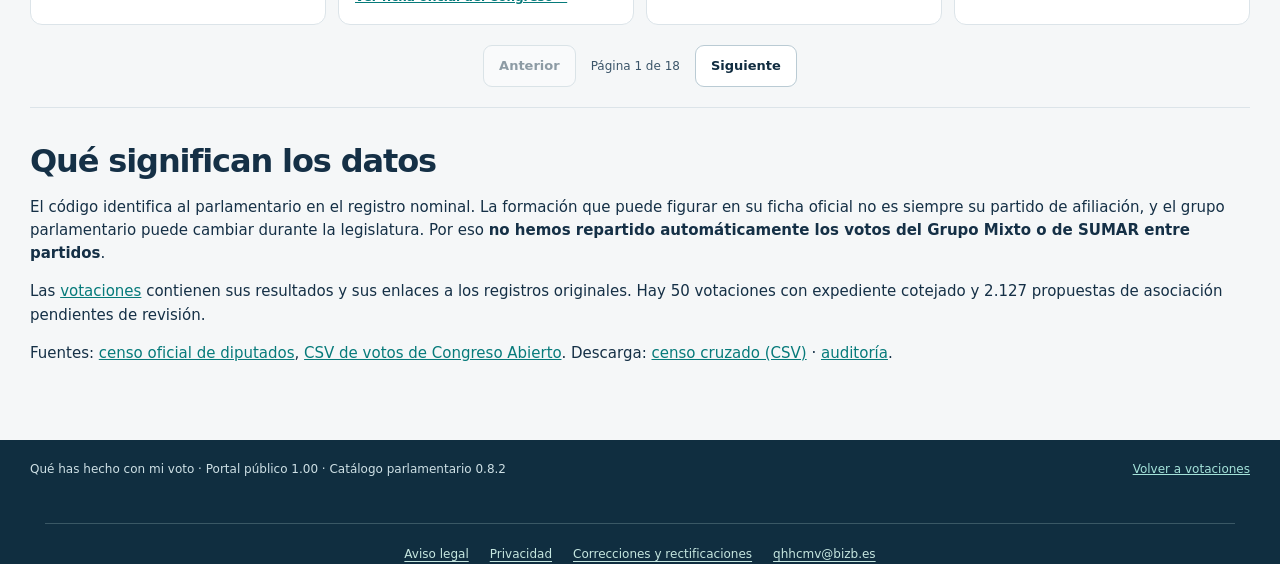
<file: diputados.html>
<!doctype html>
<html lang="es">
<head><meta charset="utf-8"><meta name="viewport" content="width=device-width, initial-scale=1">
<title>Diputadas y diputados · Qué has hecho con mi voto</title>
<meta name="description" content="Censo de personas de la XV Legislatura cruzado con los identificadores y votos nominales del Congreso de los Diputados.">
<link rel="stylesheet" href="assets/styles.css"><link rel="stylesheet" href="assets/legal.css"></head>
<body>
<a class="skip" href="#censo">Ir al censo</a>
<header class="site-header"><div class="container header-flex"><a class="wordmark" href="index.html"><span class="brand-glyph" aria-hidden="true">◉</span><span><b>Qué has hecho</b><small>con mi voto</small></span></a>
<nav aria-label="Navegación principal"><a href="index.html">España en datos</a><a href="congreso.html">Qué han votado</a><a href="proyecto.html">Conoce el proyecto</a></nav></div></header>
<main><section class="census-hero"><div class="container"><span class="kicker">IDENTIFICACIÓN PARLAMENTARIA · XV LEGISLATURA</span><h1>¿Quién estaba en el Congreso?</h1><p>Busca diputados y diputadas por su nombre y accede a su ficha oficial. La lista incluye a personas que aparecen en el censo de la XV Legislatura, aunque no figuren en el archivo de votos nominales descargado.</p></div></section>
<div class="container" id="censo"><div class="census-stats" aria-label="Cobertura"><div><b>412</b><span>personas en el censo oficial</span></div><div><b>350</b><span>con código en el CSV nominal</span></div><div><b>62</b><span>sin código en ese CSV</span></div></div>
<div class="info-status mixed"><span class="status-symbol">i</span><span>El cruce entre 350 códigos y 350 nombres ha sido unívoco. Los otros 62 registros <strong>no significan que esas personas nunca hayan votado</strong>: el archivo individual recibido no es un censo de todos los relevos de escaños. El CSV general de diputados no indica partidos ni fechas individuales de alta.</span></div>
<div class="census-controls"><label>Buscar por nombre o código<input id="censoQuery" type="search" placeholder="Ej.: Belarra, 262, Rego" autocomplete="off"></label>
<label>Disponibilidad en el CSV<select id="censoState"><option value="all">Todos los nombres</option><option value="with">Con código y votos nominales</option><option value="without">Sin código en el archivo nominal</option></select></label></div>
<p id="censoCount" aria-live="polite"></p><section id="censoResults" class="census-entries" aria-label="Personas encontradas"></section><div class="pagination" style="margin:20px 0"><button id="censoPrev" class="btn" type="button">Anterior</button><span id="censoPage">Página 1</span><button id="censoNext" class="btn" type="button">Siguiente</button></div>
<section class="method" style="padding-top:26px"><h2>Qué significan los datos</h2><p>El código identifica al parlamentario en el registro nominal. La formación que puede figurar en su ficha oficial no es siempre su partido de afiliación, y el grupo parlamentario puede cambiar durante la legislatura. Por eso <strong>no hemos repartido automáticamente los votos del Grupo Mixto o de SUMAR entre partidos</strong>.</p>
<p>Las <a href="index.html">votaciones</a> contienen sus resultados y sus enlaces a los registros originales. Hay 50 votaciones con expediente cotejado y 2.127 propuestas de asociación pendientes de revisión.</p>
<p>Fuentes: <a href="https://www.congreso.es/es/opendata/diputados" target="_blank" rel="noopener noreferrer">censo oficial de diputados</a>, <a href="https://congresoabierto.org/datos/" target="_blank" rel="noopener noreferrer">CSV de votos de Congreso Abierto</a>. Descarga: <a href="datos/censo_XV.csv">censo cruzado (CSV)</a> · <a href="datos/auditoria_v07.json" target="_blank" rel="noopener">auditoría</a>.</p></section>
</div></main>
<footer><div class="container footer-flex"><span>Qué has hecho con mi voto · Portal público 1.00 · Catálogo parlamentario 0.8.2</span><a href="index.html">Volver a votaciones</a></div><div class="site-legal-links" role="navigation" aria-label="Información legal y contacto"><a href="aviso-legal.html">Aviso legal</a><a href="privacidad.html">Privacidad</a><a href="rectificaciones.html">Correcciones y rectificaciones</a><a href="mailto:qhhcmv@bizb.es">qhhcmv@bizb.es</a></div></footer>
<script src="assets/identidades_XV.js"></script><script src="assets/censo.js"></script>
</body></html>
</file>
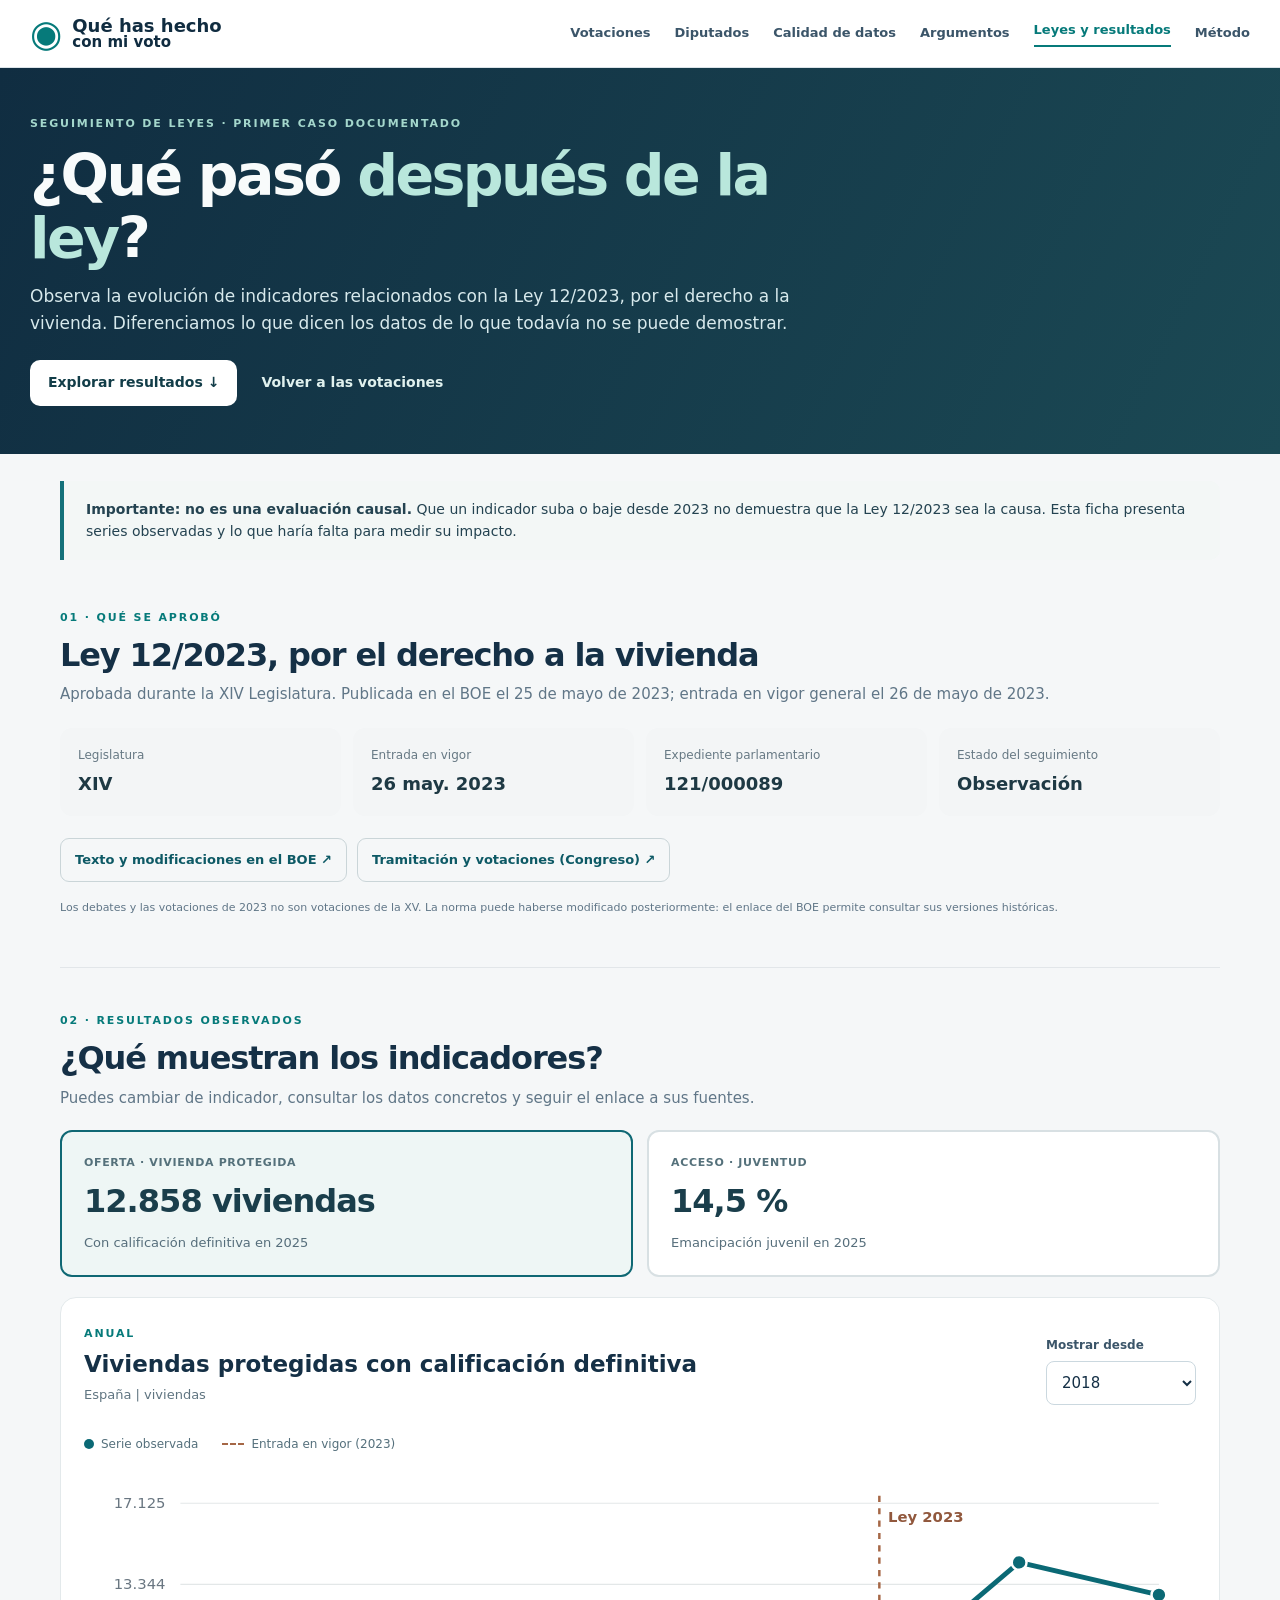
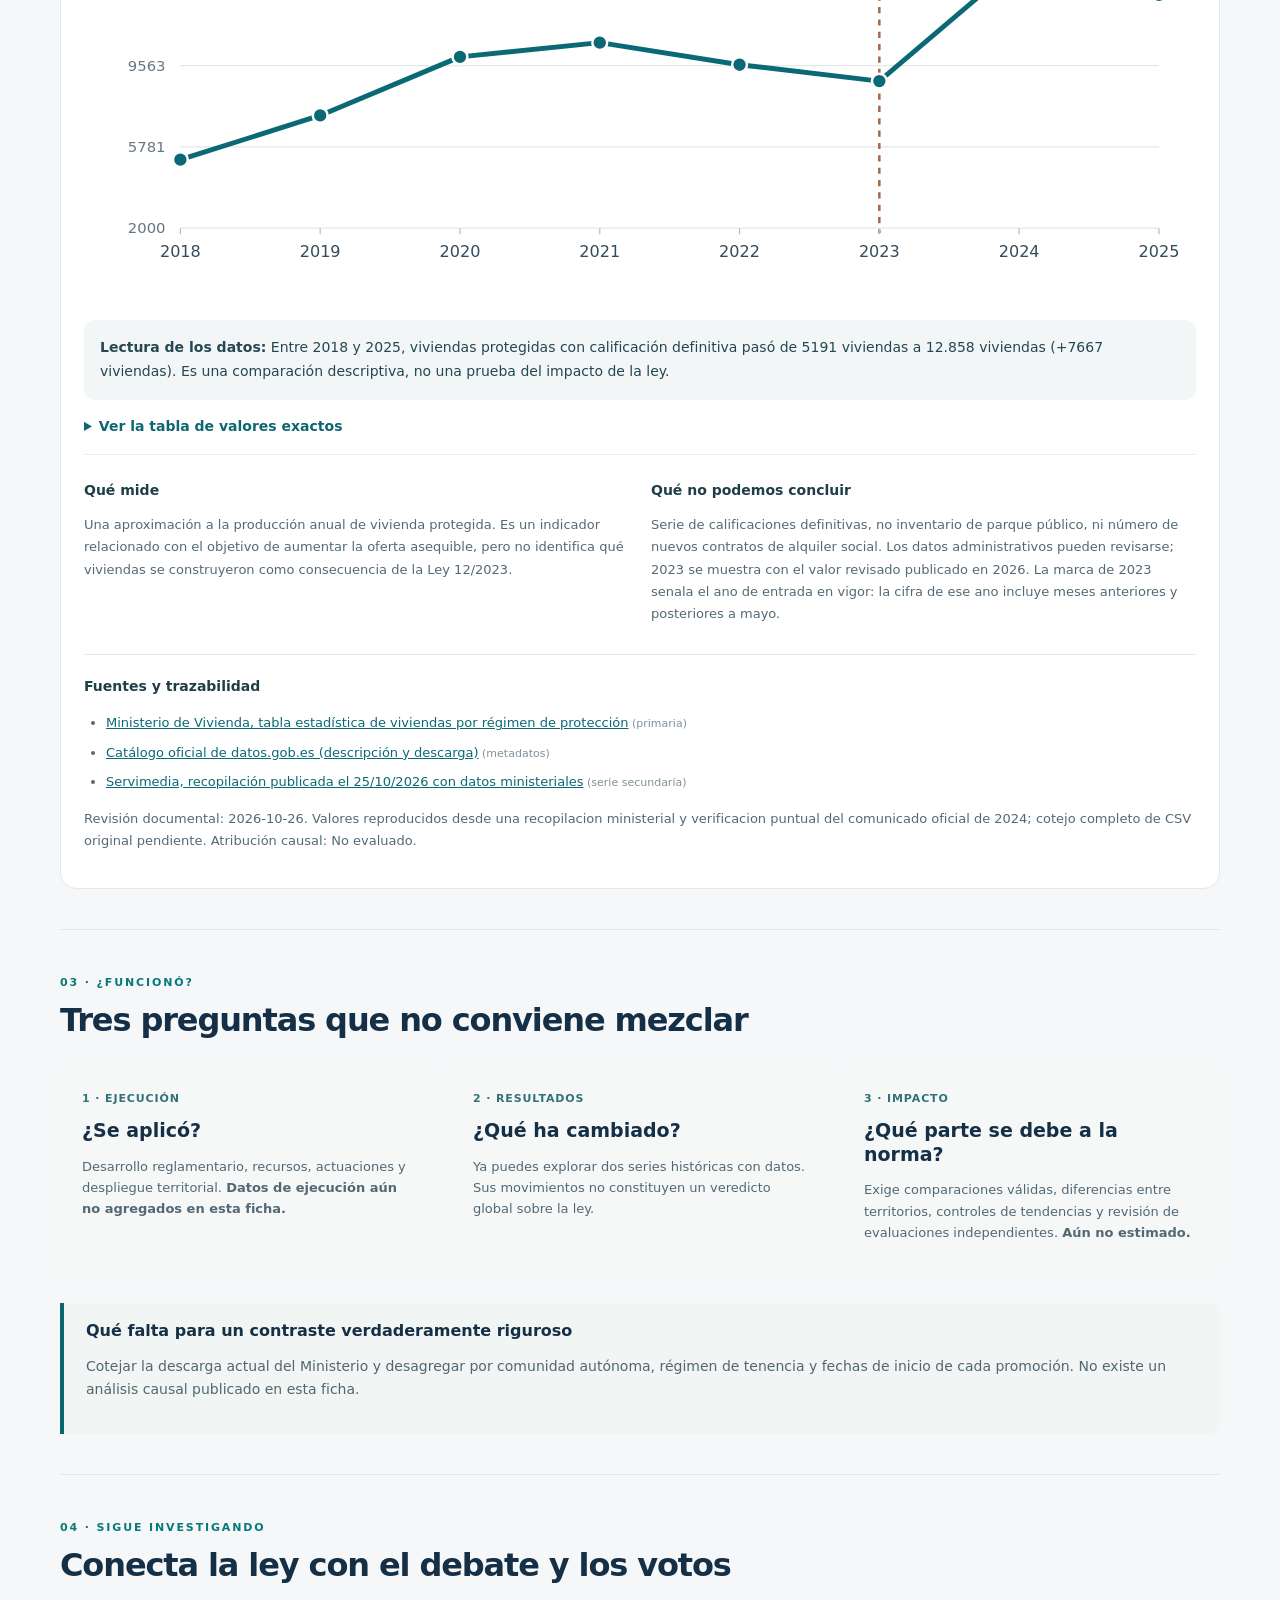
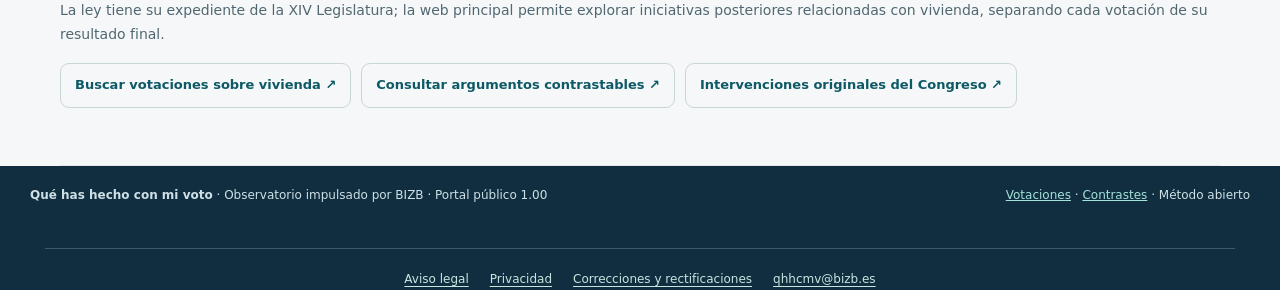
<file: ley-vivienda.html>
<!doctype html>
<html lang="es"><head>
<meta charset="utf-8"><meta name="viewport" content="width=device-width,initial-scale=1">
<meta name="description" content="Seguimiento de indicadores relacionados con la Ley 12/2023, por el derecho a la vivienda, con series historicas, fuentes y limitaciones metodologicas.">
<title>Ley de Vivienda: resultados en el tiempo | Que has hecho con mi voto</title>
<link rel="stylesheet" href="assets/styles.css"><link rel="stylesheet" href="assets/leyes.css">
<link rel="stylesheet" href="assets/legal.css"></head><body>
<a class="skip" href="#seguimiento">Saltar a los resultados</a>
<header class="site-header"><div class="container header-flex"><a class="wordmark" href="index.html"><span class="brand-glyph">&#9673;</span><span><b>Qu&eacute; has hecho</b><small>con mi voto</small></span></a><nav aria-label="Navegaci&oacute;n principal"><a href="congreso.html">Votaciones</a><a href="diputados.html">Diputados</a><a href="calidad.html">Calidad de datos</a><a href="argumentos.html">Argumentos</a><a href="ley-vivienda.html" class="on" aria-current="page">Leyes y resultados</a><a href="proyecto.html">M&eacute;todo</a></nav></div></header>
<main>
<section class="hero law-hero"><div class="container hero-inner"><div class="kicker">SEGUIMIENTO DE LEYES &middot; PRIMER CASO DOCUMENTADO</div><h1>&iquest;Qu&eacute; pas&oacute; <em>despu&eacute;s de la ley</em>?</h1><p>Observa la evoluci&oacute;n de indicadores relacionados con la Ley 12/2023, por el derecho a la vivienda. Diferenciamos lo que dicen los datos de lo que todav&iacute;a no se puede demostrar.</p><div class="law-hero-links"><a href="#seguimiento" class="law-primary">Explorar resultados &darr;</a><a href="index.html" class="law-quiet">Volver a las votaciones</a></div></div></section>
<div class="container law-body">
<div class="law-note" role="note"><strong>Importante: no es una evaluaci&oacute;n causal.</strong> Que un indicador suba o baje desde 2023 no demuestra que la Ley 12/2023 sea la causa. Esta ficha presenta series observadas y lo que har&iacute;a falta para medir su impacto.</div>
<section class="law-overview"><div class="section-intro"><span class="kicker dark">01 &middot; QU&Eacute; SE APROB&Oacute;</span><h2>Ley 12/2023, por el derecho a la vivienda</h2><p>Aprobada durante la XIV Legislatura. Publicada en el BOE el 25 de mayo de 2023; entrada en vigor general el 26 de mayo de 2023.</p></div>
<div class="law-facts"><div><small>Legislatura</small><b>XIV</b></div><div><small>Entrada en vigor</small><b>26 may. 2023</b></div><div><small>Expediente parlamentario</small><b>121/000089</b></div><div><small>Estado del seguimiento</small><b>Observaci&oacute;n</b></div></div>
<div class="law-links"><a href="https://www.boe.es/buscar/act.php?id=BOE-A-2023-12203" target="_blank" rel="noopener noreferrer">Texto y modificaciones en el BOE &#8599;</a><a href="https://www.congreso.es/es/proyectos-de-ley?_iniciativas_id=121%2F000089&_iniciativas_legislatura=XIV&_iniciativas_mode=mostrarDetalle&p_p_id=iniciativas&p_p_lifecycle=0&p_p_mode=view&p_p_state=normal" target="_blank" rel="noopener noreferrer">Tramitaci&oacute;n y votaciones (Congreso) &#8599;</a></div>
<p class="fine-print">Los debates y las votaciones de 2023 no son votaciones de la XV. La norma puede haberse modificado posteriormente: el enlace del BOE permite consultar sus versiones hist&oacute;ricas.</p>
</section>
<section class="law-follow" id="seguimiento"><div class="section-intro"><span class="kicker dark">02 &middot; RESULTADOS OBSERVADOS</span><h2>&iquest;Qu&eacute; muestran los indicadores?</h2><p>Puedes cambiar de indicador, consultar los datos concretos y seguir el enlace a sus fuentes.</p></div>
<div class="law-kpi-choices" role="group" aria-label="Seleccionar indicador"><button type="button" id="metric-protegidas" class="law-metric selected" data-metric="protegidas" aria-pressed="true"><small>Oferta &middot; vivienda protegida</small><b id="metricNum-protegidas">&mdash;</b><span>Con calificaci&oacute;n definitiva en 2025</span></button><button type="button" id="metric-emancipacion" class="law-metric" data-metric="emancipacion" aria-pressed="false"><small>Acceso &middot; juventud</small><b id="metricNum-emancipacion">&mdash;</b><span>Emancipaci&oacute;n juvenil en 2025</span></button></div>
<div class="law-chart-panel"><div class="law-chart-heading"><div><span class="kicker dark" id="metricFrequency">&mdash;</span><h3 id="chartTitle">Evoluci&oacute;n del indicador</h3><p id="chartSubtitle">Cargando serie hist&oacute;rica&hellip;</p></div><div class="field law-select"><label for="rangeStart">Mostrar desde</label><select id="rangeStart" aria-label="Primer a&ntilde;o"></select></div></div>
<div class="law-chart-legend"><span><i class="law-dot"></i> Serie observada</span><span><i class="law-rule"></i> Entrada en vigor (2023)</span></div>
<div class="law-svg-container"><svg id="seriesChart" viewBox="0 0 900 360" role="img" aria-label="Gr&aacute;fico del indicador elegido, con a&ntilde;os en el eje horizontal y valores en el vertical"></svg></div>
<div class="law-reading"><strong>Lectura de los datos:</strong> <span id="plainReading">&mdash;</span></div>
<details class="law-table-details"><summary>Ver la tabla de valores exactos</summary><div class="law-table-scroll"><table><thead><tr><th>A&ntilde;o</th><th>Valor</th><th>Cambio respecto al a&ntilde;o anterior</th></tr></thead><tbody id="metricTable"></tbody></table></div></details>
<div class="law-evidence"><div><h4>Qu&eacute; mide</h4><p id="metricExplainer"></p></div><div><h4>Qu&eacute; no podemos concluir</h4><p id="metricCaveat"></p></div></div>
<div class="law-source-list"><h4>Fuentes y trazabilidad</h4><ul id="metricSources"></ul><p id="metricReviewed" class="fine-print"></p></div></div>
</section>
<section class="law-eval"><div class="section-intro"><span class="kicker dark">03 &middot; &iquest;FUNCION&Oacute;?</span><h2>Tres preguntas que no conviene mezclar</h2></div>
<div class="law-levels"><article><span>1 &middot; Ejecuci&oacute;n</span><h3>&iquest;Se aplic&oacute;?</h3><p>Desarrollo reglamentario, recursos, actuaciones y despliegue territorial. <strong>Datos de ejecuci&oacute;n a&uacute;n no agregados en esta ficha.</strong></p></article><article><span>2 &middot; Resultados</span><h3>&iquest;Qu&eacute; ha cambiado?</h3><p>Ya puedes explorar dos series hist&oacute;ricas con datos. Sus movimientos no constituyen un veredicto global sobre la ley.</p></article><article><span>3 &middot; Impacto</span><h3>&iquest;Qu&eacute; parte se debe a la norma?</h3><p>Exige comparaciones v&aacute;lidas, diferencias entre territorios, controles de tendencias y revisi&oacute;n de evaluaciones independientes. <strong>A&uacute;n no estimado.</strong></p></article></div>
<div class="law-next"><h3>Qu&eacute; falta para un contraste verdaderamente riguroso</h3><p id="nextEvidence">La fase siguiente es enlazar los indicadores con medidas concretas de la ley y estudiar cambios de aplicaci&oacute;n territorial y temporal, con los resultados de evaluaciones p&uacute;blicas disponibles.</p></div>
</section>
<section class="law-other"><span class="kicker dark">04 &middot; SIGUE INVESTIGANDO</span><h2>Conecta la ley con el debate y los votos</h2><p>La ley tiene su expediente de la XIV Legislatura; la web principal permite explorar iniciativas posteriores relacionadas con vivienda, separando cada votaci&oacute;n de su resultado final.</p><div class="law-links"><a href="congreso.html#explorar">Buscar votaciones sobre vivienda &#8599;</a><a href="argumentos.html">Consultar argumentos contrastables &#8599;</a><a href="https://www.congreso.es/es/opendata/intervenciones" target="_blank" rel="noopener noreferrer">Intervenciones originales del Congreso &#8599;</a></div></section>
</div></main>
<footer><div class="container footer-flex"><span><b>Qu&eacute; has hecho con mi voto</b> &middot; Observatorio impulsado por BIZB &middot; Portal p&uacute;blico 1.00</span><span><a href="congreso.html">Votaciones</a> &middot; <a href="argumentos.html">Contrastes</a> &middot; M&eacute;todo abierto</span></div><div class="site-legal-links" role="navigation" aria-label="Información legal y contacto"><a href="aviso-legal.html">Aviso legal</a><a href="privacidad.html">Privacidad</a><a href="rectificaciones.html">Correcciones y rectificaciones</a><a href="mailto:qhhcmv@bizb.es">qhhcmv@bizb.es</a></div></footer>
<script src="assets/indicadores.js"></script><script src="assets/leyes.js"></script>
</body></html>
</file>
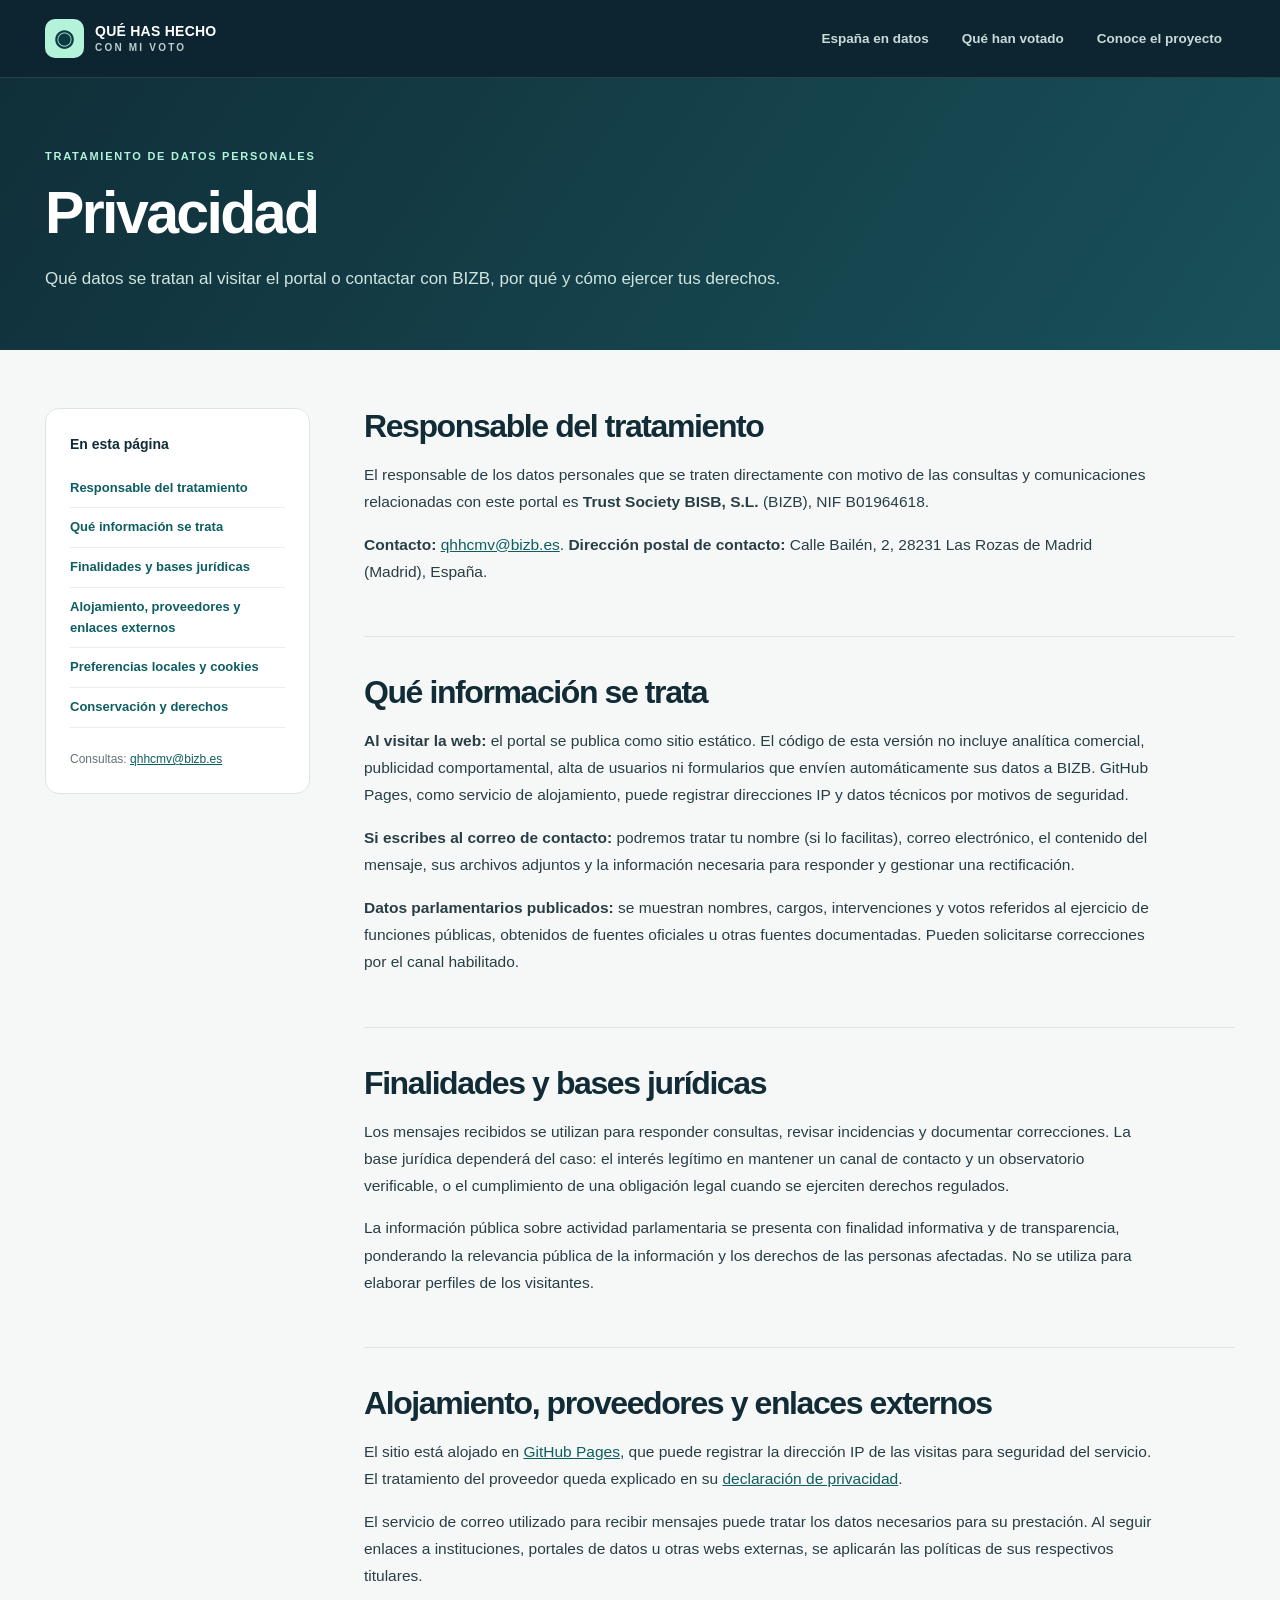
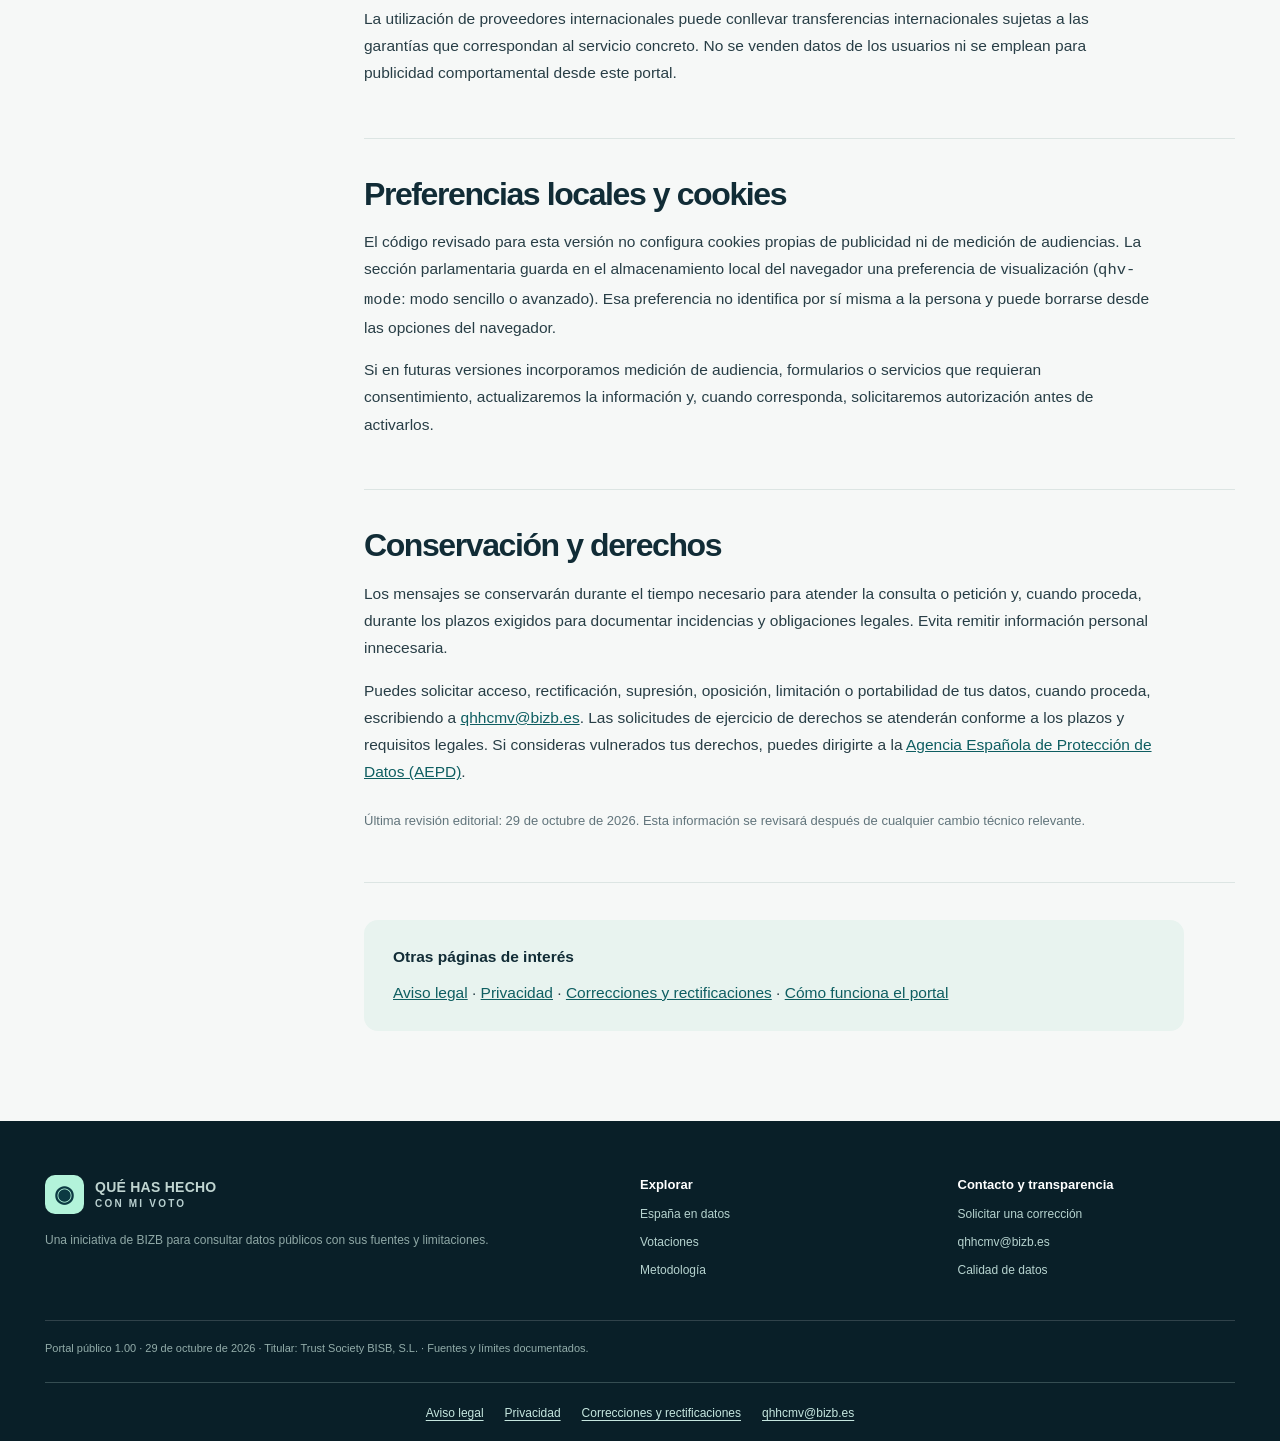
<file: privacidad.html>
<!doctype html>
<html lang="es"><head><meta charset="utf-8"><meta name="viewport" content="width=device-width,initial-scale=1"><meta name="description" content="Qué datos se tratan al visitar el portal o contactar con BIZB, por qué y cómo ejercer tus derechos."><title>Privacidad · Qué has hecho con mi voto</title><link rel="stylesheet" href="assets/portal.css"><link rel="stylesheet" href="assets/legal.css"></head>
<body><a class="skip" href="#main">Saltar al contenido</a><header class="topbar"><div class="shell top-inner"><a class="logo" href="index.html" aria-label="Volver a la portada"><span class="logo-mark" aria-hidden="true">◉</span><span>QUÉ HAS HECHO<small>CON MI VOTO</small></span></a><nav aria-label="Navegación principal"><a href="index.html">España en datos</a><a href="congreso.html">Qué han votado</a><a href="proyecto.html">Conoce el proyecto</a></nav></div></header>
<main id="main"><section class="legal-hero"><div class="shell"><span class="overline light">TRATAMIENTO DE DATOS PERSONALES</span><h1>Privacidad</h1><p>Qué datos se tratan al visitar el portal o contactar con BIZB, por qué y cómo ejercer tus derechos.</p></div></section>
<div class="shell legal-layout"><aside class="legal-nav" aria-label="Índice de esta página"><strong>En esta página</strong><a href="#responsable">Responsable del tratamiento</a><a href="#que">Qué información se trata</a><a href="#paraque">Finalidades y bases jurídicas</a><a href="#alojamiento">Alojamiento, proveedores y enlaces externos</a><a href="#almacenamiento">Preferencias locales y cookies</a><a href="#conservacion">Conservación y derechos</a><p>Consultas: <a href="mailto:qhhcmv@bizb.es">qhhcmv@bizb.es</a></p></aside>
<article class="legal-article"><section id="responsable" aria-labelledby="h-responsable"><h2 id="h-responsable">Responsable del tratamiento</h2><p>El responsable de los datos personales que se traten directamente con motivo de las consultas y comunicaciones relacionadas con este portal es <strong>Trust Society BISB, S.L.</strong> (BIZB), NIF B01964618.</p><p><strong>Contacto:</strong> <a href="mailto:qhhcmv@bizb.es">qhhcmv@bizb.es</a>. <strong>Dirección postal de contacto:</strong> Calle Bailén, 2, 28231 Las Rozas de Madrid (Madrid), España.</p></section><section id="que" aria-labelledby="h-que"><h2 id="h-que">Qué información se trata</h2><p><strong>Al visitar la web:</strong> el portal se publica como sitio estático. El código de esta versión no incluye analítica comercial, publicidad comportamental, alta de usuarios ni formularios que envíen automáticamente sus datos a BIZB. GitHub Pages, como servicio de alojamiento, puede registrar direcciones IP y datos técnicos por motivos de seguridad.</p><p><strong>Si escribes al correo de contacto:</strong> podremos tratar tu nombre (si lo facilitas), correo electrónico, el contenido del mensaje, sus archivos adjuntos y la información necesaria para responder y gestionar una rectificación.</p><p><strong>Datos parlamentarios publicados:</strong> se muestran nombres, cargos, intervenciones y votos referidos al ejercicio de funciones públicas, obtenidos de fuentes oficiales u otras fuentes documentadas. Pueden solicitarse correcciones por el canal habilitado.</p></section><section id="paraque" aria-labelledby="h-paraque"><h2 id="h-paraque">Finalidades y bases jurídicas</h2><p>Los mensajes recibidos se utilizan para responder consultas, revisar incidencias y documentar correcciones. La base jurídica dependerá del caso: el interés legítimo en mantener un canal de contacto y un observatorio verificable, o el cumplimiento de una obligación legal cuando se ejerciten derechos regulados.</p><p>La información pública sobre actividad parlamentaria se presenta con finalidad informativa y de transparencia, ponderando la relevancia pública de la información y los derechos de las personas afectadas. No se utiliza para elaborar perfiles de los visitantes.</p></section><section id="alojamiento" aria-labelledby="h-alojamiento"><h2 id="h-alojamiento">Alojamiento, proveedores y enlaces externos</h2><p>El sitio está alojado en <a href="https://docs.github.com/en/pages/getting-started-with-github-pages/what-is-github-pages" target="_blank" rel="noopener noreferrer">GitHub Pages</a>, que puede registrar la dirección IP de las visitas para seguridad del servicio. El tratamiento del proveedor queda explicado en su <a href="https://docs.github.com/en/site-policy/privacy-policies/github-general-privacy-statement" target="_blank" rel="noopener noreferrer">declaración de privacidad</a>.</p><p>El servicio de correo utilizado para recibir mensajes puede tratar los datos necesarios para su prestación. Al seguir enlaces a instituciones, portales de datos u otras webs externas, se aplicarán las políticas de sus respectivos titulares.</p><p>La utilización de proveedores internacionales puede conllevar transferencias internacionales sujetas a las garantías que correspondan al servicio concreto. No se venden datos de los usuarios ni se emplean para publicidad comportamental desde este portal.</p></section><section id="almacenamiento" aria-labelledby="h-almacenamiento"><h2 id="h-almacenamiento">Preferencias locales y cookies</h2><p>El código revisado para esta versión no configura cookies propias de publicidad ni de medición de audiencias. La sección parlamentaria guarda en el almacenamiento local del navegador una preferencia de visualización (<code>qhv-mode</code>: modo sencillo o avanzado). Esa preferencia no identifica por sí misma a la persona y puede borrarse desde las opciones del navegador.</p><p>Si en futuras versiones incorporamos medición de audiencia, formularios o servicios que requieran consentimiento, actualizaremos la información y, cuando corresponda, solicitaremos autorización antes de activarlos.</p></section><section id="conservacion" aria-labelledby="h-conservacion"><h2 id="h-conservacion">Conservación y derechos</h2><p>Los mensajes se conservarán durante el tiempo necesario para atender la consulta o petición y, cuando proceda, durante los plazos exigidos para documentar incidencias y obligaciones legales. Evita remitir información personal innecesaria.</p><p>Puedes solicitar acceso, rectificación, supresión, oposición, limitación o portabilidad de tus datos, cuando proceda, escribiendo a <a href="mailto:qhhcmv@bizb.es">qhhcmv@bizb.es</a>. Las solicitudes de ejercicio de derechos se atenderán conforme a los plazos y requisitos legales. Si consideras vulnerados tus derechos, puedes dirigirte a la <a href="https://www.aepd.es/" target="_blank" rel="noopener noreferrer">Agencia Española de Protección de Datos (AEPD)</a>.</p><p class="legal-updated">Última revisión editorial: 29 de octubre de 2026. Esta información se revisará después de cualquier cambio técnico relevante.</p></section><div class="legal-final"><strong>Otras páginas de interés</strong><p><a href="aviso-legal.html">Aviso legal</a> · <a href="privacidad.html">Privacidad</a> · <a href="rectificaciones.html">Correcciones y rectificaciones</a> · <a href="proyecto.html">Cómo funciona el portal</a></p></div></article></div></main><footer><div class="shell footer-layout"><div><a class="logo" href="index.html"><span class="logo-mark" aria-hidden="true">◉</span><span>QUÉ HAS HECHO<small>CON MI VOTO</small></span></a><p>Una iniciativa de BIZB para consultar datos públicos con sus fuentes y limitaciones.</p></div><div><strong>Explorar</strong><a href="index.html">España en datos</a><a href="congreso.html">Votaciones</a><a href="proyecto.html">Metodología</a></div><div><strong>Contacto y transparencia</strong><a href="rectificaciones.html">Solicitar una corrección</a><a href="mailto:qhhcmv@bizb.es">qhhcmv@bizb.es</a><a href="calidad.html">Calidad de datos</a></div></div><div class="shell footnote">Portal público 1.00 · 29 de octubre de 2026 · Titular: Trust Society BISB, S.L. · Fuentes y límites documentados.</div><div class="site-legal-links" role="navigation" aria-label="Información legal y contacto"><a href="aviso-legal.html">Aviso legal</a><a href="privacidad.html">Privacidad</a><a href="rectificaciones.html">Correcciones y rectificaciones</a><a href="mailto:qhhcmv@bizb.es">qhhcmv@bizb.es</a></div></footer></body></html>
</file>
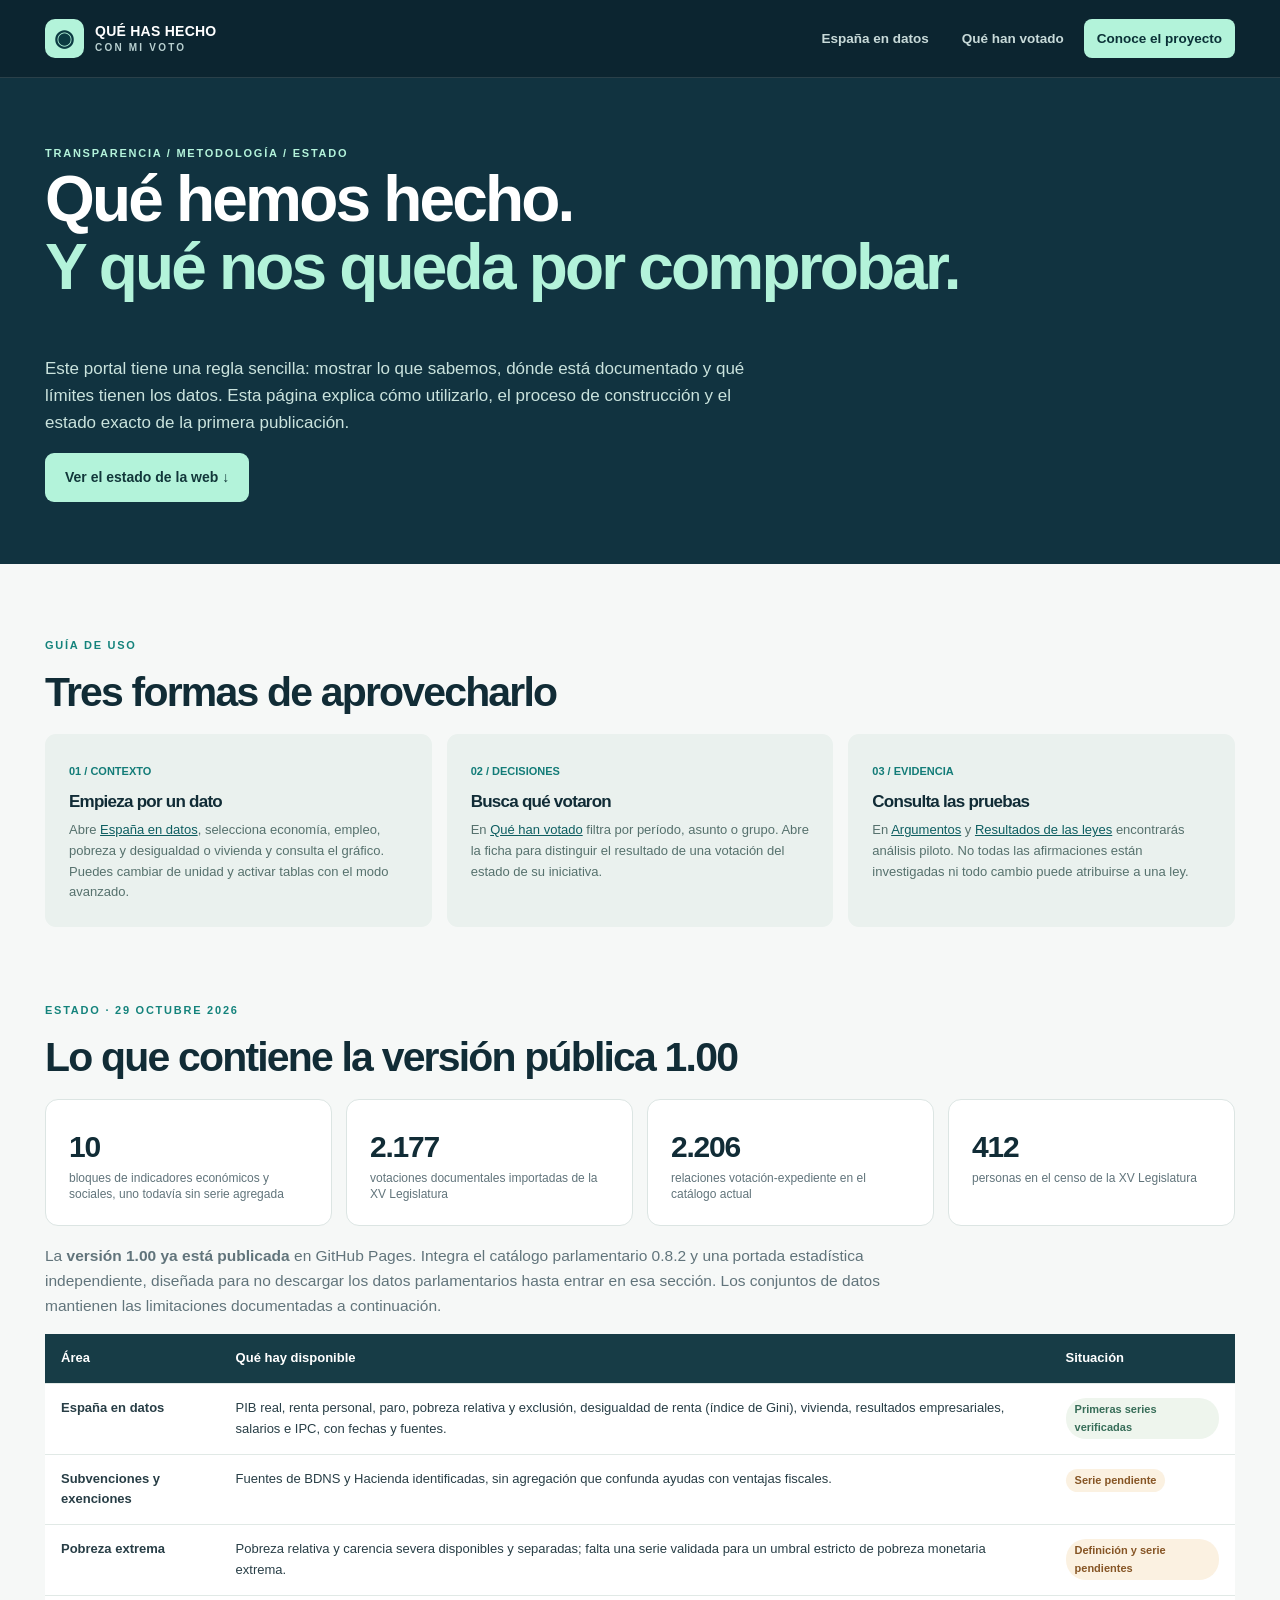
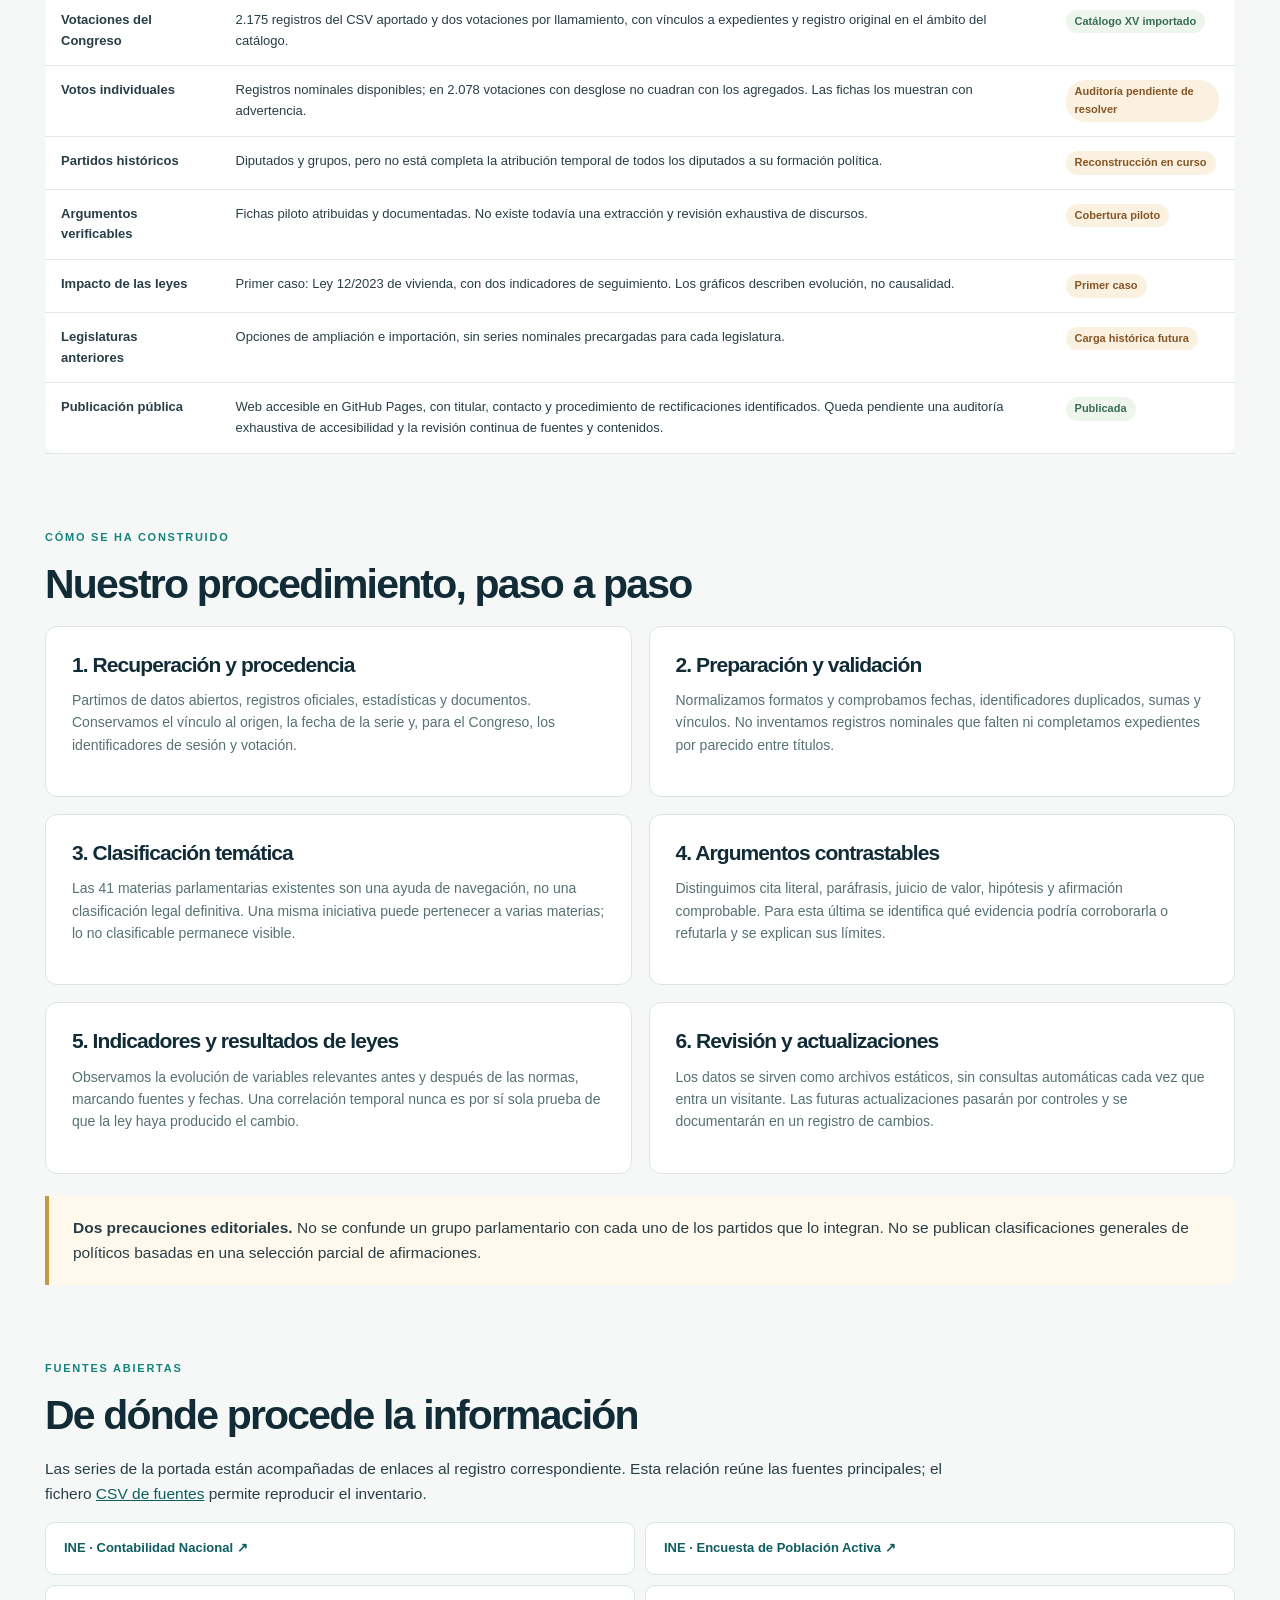
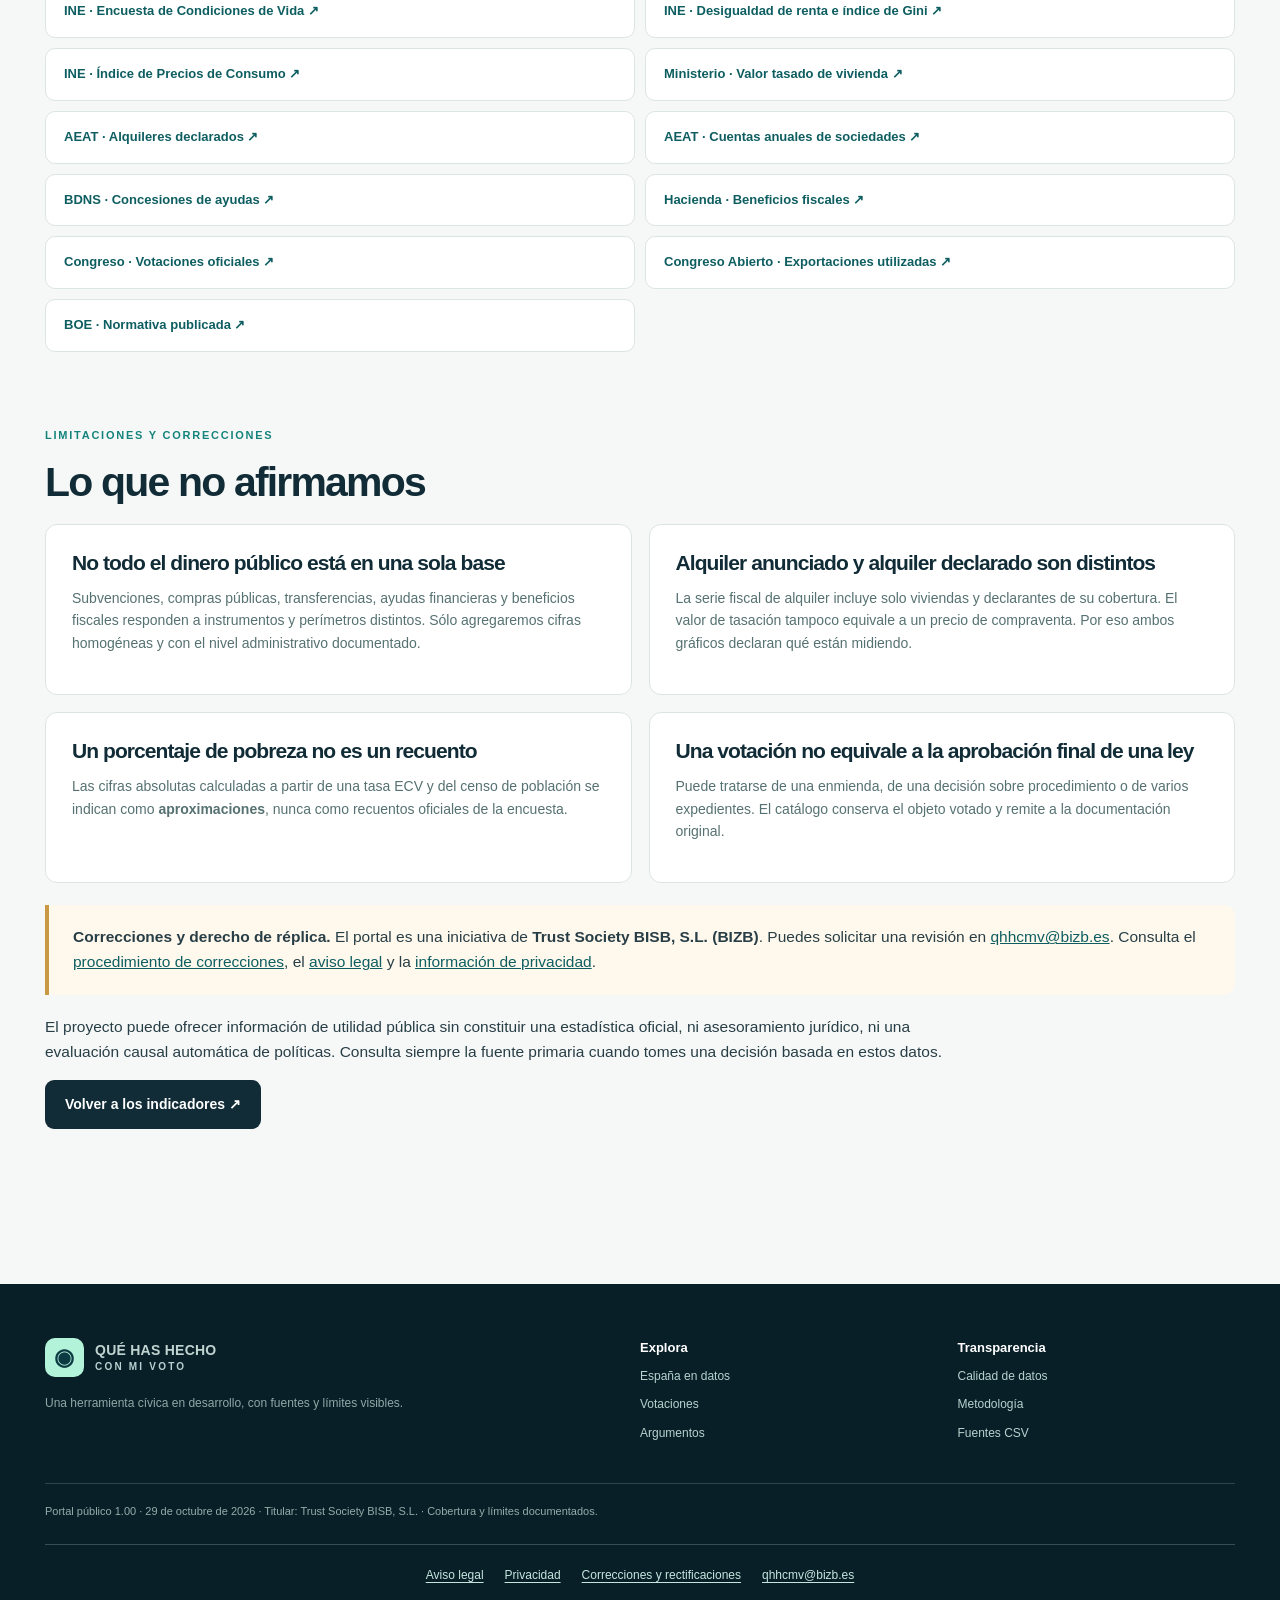
<file: proyecto.html>
<!doctype html><html lang="es"><head><meta charset="utf-8"><meta name="viewport" content="width=device-width,initial-scale=1"><meta name="description" content="Cómo se ha construido el observatorio Qué has hecho con mi voto, qué cubre, cómo verificar sus fuentes y qué queda pendiente."><title>Conoce el proyecto · Qué has hecho con mi voto</title><link rel="stylesheet" href="assets/portal.css"><link rel="stylesheet" href="assets/legal.css"></head><body>
<a href="#main" class="skip">Saltar al contenido</a>
<header class="topbar"><div class="shell top-inner"><a class="logo" href="index.html"><span class="logo-mark" aria-hidden="true">◉</span><span>QUÉ HAS HECHO<small>CON MI VOTO</small></span></a><nav aria-label="Navegación principal"><a href="index.html">España en datos</a><a href="congreso.html">Qué han votado</a><a class="active" href="proyecto.html" aria-current="page">Conoce el proyecto</a></nav></div></header>
<main id="main">
<section class="pro-hero"><div class="shell"><span class="overline light">TRANSPARENCIA / METODOLOGÍA / ESTADO</span><h1>Qué hemos hecho.<br><em style="font-style:normal;color:#b3f3da">Y qué nos queda por comprobar.</em></h1><p>Este portal tiene una regla sencilla: mostrar lo que sabemos, dónde está documentado y qué límites tienen los datos. Esta página explica cómo utilizarlo, el proceso de construcción y el estado exacto de la primera publicación.</p><a href="#estado" class="button button-bright">Ver el estado de la web ↓</a></div></section>
<div class="shell pro-main">
<section id="usarlo" aria-labelledby="uso-title"><span class="overline">GUÍA DE USO</span><h2 id="uso-title">Tres formas de aprovecharlo</h2><div class="pro-steps"><div class="pro-step"><span>01 / CONTEXTO</span><h3>Empieza por un dato</h3><p>Abre <a href="index.html#indicadores">España en datos</a>, selecciona economía, empleo, pobreza y desigualdad o vivienda y consulta el gráfico. Puedes cambiar de unidad y activar tablas con el modo avanzado.</p></div><div class="pro-step"><span>02 / DECISIONES</span><h3>Busca qué votaron</h3><p>En <a href="congreso.html">Qué han votado</a> filtra por período, asunto o grupo. Abre la ficha para distinguir el resultado de una votación del estado de su iniciativa.</p></div><div class="pro-step"><span>03 / EVIDENCIA</span><h3>Consulta las pruebas</h3><p>En <a href="argumentos.html">Argumentos</a> y <a href="ley-vivienda.html">Resultados de las leyes</a> encontrarás análisis piloto. No todas las afirmaciones están investigadas ni todo cambio puede atribuirse a una ley.</p></div></div></section>
<section id="estado" aria-labelledby="estado-title"><span class="overline">ESTADO · 29 OCTUBRE 2026</span><h2 id="estado-title">Lo que contiene la versión pública 1.00</h2><div class="pro-kpis"><div class="pro-kpi"><strong>10</strong><span>bloques de indicadores económicos y sociales, uno todavía sin serie agregada</span></div><div class="pro-kpi"><strong>2.177</strong><span>votaciones documentales importadas de la XV Legislatura</span></div><div class="pro-kpi"><strong>2.206</strong><span>relaciones votación-expediente en el catálogo actual</span></div><div class="pro-kpi"><strong>412</strong><span>personas en el censo de la XV Legislatura</span></div></div>
<p style="color:var(--muted);margin-top:18px">La <strong>versión 1.00 ya está publicada</strong> en GitHub Pages. Integra el catálogo parlamentario 0.8.2 y una portada estadística independiente, diseñada para no descargar los datos parlamentarios hasta entrar en esa sección. Los conjuntos de datos mantienen las limitaciones documentadas a continuación.</p>
<div class="pro-table-wrap"><table class="pro-table"><thead><tr><th>Área</th><th>Qué hay disponible</th><th>Situación</th></tr></thead><tbody>
<tr><td>España en datos</td><td>PIB real, renta personal, paro, pobreza relativa y exclusión, desigualdad de renta (índice de Gini), vivienda, resultados empresariales, salarios e IPC, con fechas y fuentes.</td><td><span class="status-label">Primeras series verificadas</span></td></tr>
<tr><td>Subvenciones y exenciones</td><td>Fuentes de BDNS y Hacienda identificadas, sin agregación que confunda ayudas con ventajas fiscales.</td><td><span class="status-label warn">Serie pendiente</span></td></tr>
<tr><td>Pobreza extrema</td><td>Pobreza relativa y carencia severa disponibles y separadas; falta una serie validada para un umbral estricto de pobreza monetaria extrema.</td><td><span class="status-label warn">Definición y serie pendientes</span></td></tr>
<tr><td>Votaciones del Congreso</td><td>2.175 registros del CSV aportado y dos votaciones por llamamiento, con vínculos a expedientes y registro original en el ámbito del catálogo.</td><td><span class="status-label">Catálogo XV importado</span></td></tr>
<tr><td>Votos individuales</td><td>Registros nominales disponibles; en 2.078 votaciones con desglose no cuadran con los agregados. Las fichas los muestran con advertencia.</td><td><span class="status-label warn">Auditoría pendiente de resolver</span></td></tr>
<tr><td>Partidos históricos</td><td>Diputados y grupos, pero no está completa la atribución temporal de todos los diputados a su formación política.</td><td><span class="status-label warn">Reconstrucción en curso</span></td></tr>
<tr><td>Argumentos verificables</td><td>Fichas piloto atribuidas y documentadas. No existe todavía una extracción y revisión exhaustiva de discursos.</td><td><span class="status-label warn">Cobertura piloto</span></td></tr>
<tr><td>Impacto de las leyes</td><td>Primer caso: Ley 12/2023 de vivienda, con dos indicadores de seguimiento. Los gráficos describen evolución, no causalidad.</td><td><span class="status-label warn">Primer caso</span></td></tr>
<tr><td>Legislaturas anteriores</td><td>Opciones de ampliación e importación, sin series nominales precargadas para cada legislatura.</td><td><span class="status-label warn">Carga histórica futura</span></td></tr>
<tr><td>Publicación pública</td><td>Web accesible en GitHub Pages, con titular, contacto y procedimiento de rectificaciones identificados. Queda pendiente una auditoría exhaustiva de accesibilidad y la revisión continua de fuentes y contenidos.</td><td><span class="status-label">Publicada</span></td></tr>
</tbody></table></div></section>
<section id="metodo" aria-labelledby="metodo-title"><span class="overline">CÓMO SE HA CONSTRUIDO</span><h2 id="metodo-title">Nuestro procedimiento, paso a paso</h2><div class="pro-grid">
<div class="pro-panel"><h3>1. Recuperación y procedencia</h3><p>Partimos de datos abiertos, registros oficiales, estadísticas y documentos. Conservamos el vínculo al origen, la fecha de la serie y, para el Congreso, los identificadores de sesión y votación.</p></div>
<div class="pro-panel"><h3>2. Preparación y validación</h3><p>Normalizamos formatos y comprobamos fechas, identificadores duplicados, sumas y vínculos. No inventamos registros nominales que falten ni completamos expedientes por parecido entre títulos.</p></div>
<div class="pro-panel"><h3>3. Clasificación temática</h3><p>Las 41 materias parlamentarias existentes son una ayuda de navegación, no una clasificación legal definitiva. Una misma iniciativa puede pertenecer a varias materias; lo no clasificable permanece visible.</p></div>
<div class="pro-panel"><h3>4. Argumentos contrastables</h3><p>Distinguimos cita literal, paráfrasis, juicio de valor, hipótesis y afirmación comprobable. Para esta última se identifica qué evidencia podría corroborarla o refutarla y se explican sus límites.</p></div>
<div class="pro-panel"><h3>5. Indicadores y resultados de leyes</h3><p>Observamos la evolución de variables relevantes antes y después de las normas, marcando fuentes y fechas. Una correlación temporal nunca es por sí sola prueba de que la ley haya producido el cambio.</p></div>
<div class="pro-panel"><h3>6. Revisión y actualizaciones</h3><p>Los datos se sirven como archivos estáticos, sin consultas automáticas cada vez que entra un visitante. Las futuras actualizaciones pasarán por controles y se documentarán en un registro de cambios.</p></div>
</div>
<div class="pro-note" style="margin-top:22px"><strong>Dos precauciones editoriales.</strong> No se confunde un grupo parlamentario con cada uno de los partidos que lo integran. No se publican clasificaciones generales de políticos basadas en una selección parcial de afirmaciones.</div></section>
<section id="fuentes" aria-labelledby="fuentes-title"><span class="overline">FUENTES ABIERTAS</span><h2 id="fuentes-title">De dónde procede la información</h2><p>Las series de la portada están acompañadas de enlaces al registro correspondiente. Esta relación reúne las fuentes principales; el fichero <a href="datos/indicadores_espana_fuentes.csv" download>CSV de fuentes</a> permite reproducir el inventario.</p><div class="pro-source-grid">
<a href="https://www.ine.es/dyngs/INEbase/operacion.htm?c=Estadistica_C&cid=1254736177057&idp=1254735576581&menu=ultiDatos" target="_blank" rel="noopener">INE · Contabilidad Nacional ↗</a>
<a href="https://www.ine.es/prensa/epa_tabla.htm" target="_blank" rel="noopener">INE · Encuesta de Población Activa ↗</a>
<a href="https://ine.es/dyngs/Prensa/ECV2025.htm" target="_blank" rel="noopener">INE · Encuesta de Condiciones de Vida ↗</a>
<a href="https://www.ine.es/jaxiT3/Tabla.htm?t=59970" target="_blank" rel="noopener">INE · Desigualdad de renta e índice de Gini ↗</a>
<a href="https://www.ine.es/consul/serie.do?d=true&s=IPC318622" target="_blank" rel="noopener">INE · Índice de Precios de Consumo ↗</a>
<a href="https://bdsice.mineco.gob.es/indeco/reports/verSerieGraf_limpio.aspx/?codigo=449990&frec=-1" target="_blank" rel="noopener">Ministerio · Valor tasado de vivienda ↗</a>
<a href="https://www3.agenciatributaria.gob.es/Sede/estadisticas/estadisticas-impuesto/estadistica-viviendas-declaradas-irpf.html" target="_blank" rel="noopener">AEAT · Alquileres declarados ↗</a>
<a href="https://sede.agenciatributaria.gob.es/Sede/datosabiertos/catalogo/hacienda/Cuentas_Anuales_No_Consolidadas_del_Impuesto_sobre_Sociedades.shtml" target="_blank" rel="noopener">AEAT · Cuentas anuales de sociedades ↗</a>
<a href="https://www.infosubvenciones.es/bdnstrans/A03/es/doc" target="_blank" rel="noopener">BDNS · Concesiones de ayudas ↗</a>
<a href="https://www.hacienda.gob.es/es-ES/CDI/Paginas/InformacionPresupuestaria/InformacionBeneficiosFiscales/Presupuestosdebeneficiosfiscales.aspx" target="_blank" rel="noopener">Hacienda · Beneficios fiscales ↗</a>
<a href="https://www.congreso.es/es/opendata/votaciones" target="_blank" rel="noopener">Congreso · Votaciones oficiales ↗</a>
<a href="https://congresoabierto.org/datos/" target="_blank" rel="noopener">Congreso Abierto · Exportaciones utilizadas ↗</a>
<a href="https://www.boe.es/" target="_blank" rel="noopener">BOE · Normativa publicada ↗</a>
</div></section>
<section id="limitaciones" aria-labelledby="limit-title"><span class="overline">LIMITACIONES Y CORRECCIONES</span><h2 id="limit-title">Lo que no afirmamos</h2><div class="pro-grid"><div class="pro-panel"><h3>No todo el dinero público está en una sola base</h3><p>Subvenciones, compras públicas, transferencias, ayudas financieras y beneficios fiscales responden a instrumentos y perímetros distintos. Sólo agregaremos cifras homogéneas y con el nivel administrativo documentado.</p></div><div class="pro-panel"><h3>Alquiler anunciado y alquiler declarado son distintos</h3><p>La serie fiscal de alquiler incluye solo viviendas y declarantes de su cobertura. El valor de tasación tampoco equivale a un precio de compraventa. Por eso ambos gráficos declaran qué están midiendo.</p></div><div class="pro-panel"><h3>Un porcentaje de pobreza no es un recuento</h3><p>Las cifras absolutas calculadas a partir de una tasa ECV y del censo de población se indican como <b>aproximaciones</b>, nunca como recuentos oficiales de la encuesta.</p></div><div class="pro-panel"><h3>Una votación no equivale a la aprobación final de una ley</h3><p>Puede tratarse de una enmienda, de una decisión sobre procedimiento o de varios expedientes. El catálogo conserva el objeto votado y remite a la documentación original.</p></div></div>
<div class="pro-note" style="margin-top:22px"><strong>Correcciones y derecho de réplica.</strong> El portal es una iniciativa de <strong>Trust Society BISB, S.L. (BIZB)</strong>. Puedes solicitar una revisión en <a href="mailto:qhhcmv@bizb.es">qhhcmv@bizb.es</a>. Consulta el <a href="rectificaciones.html">procedimiento de correcciones</a>, el <a href="aviso-legal.html">aviso legal</a> y la <a href="privacidad.html">información de privacidad</a>.</div>
<p style="margin-top:20px">El proyecto puede ofrecer información de utilidad pública sin constituir una estadística oficial, ni asesoramiento jurídico, ni una evaluación causal automática de políticas. Consulta siempre la fuente primaria cuando tomes una decisión basada en estos datos.</p>
<a class="button button-ink" href="index.html">Volver a los indicadores ↗</a></section>
</div></main><footer><div class="shell footer-layout"><div><a class="logo" href="index.html"><span class="logo-mark" aria-hidden="true">◉</span><span>QUÉ HAS HECHO<small>CON MI VOTO</small></span></a><p>Una herramienta cívica en desarrollo, con fuentes y límites visibles.</p></div><div><strong>Explora</strong><a href="index.html">España en datos</a><a href="congreso.html">Votaciones</a><a href="argumentos.html">Argumentos</a></div><div><strong>Transparencia</strong><a href="calidad.html">Calidad de datos</a><a href="proyecto.html#metodo">Metodología</a><a href="datos/indicadores_espana_fuentes.csv">Fuentes CSV</a></div></div><div class="shell footnote">Portal público 1.00 · 29 de octubre de 2026 · Titular: Trust Society BISB, S.L. · Cobertura y límites documentados.</div><div class="site-legal-links" role="navigation" aria-label="Información legal y contacto"><a href="aviso-legal.html">Aviso legal</a><a href="privacidad.html">Privacidad</a><a href="rectificaciones.html">Correcciones y rectificaciones</a><a href="mailto:qhhcmv@bizb.es">qhhcmv@bizb.es</a></div></footer></body></html>
</file>
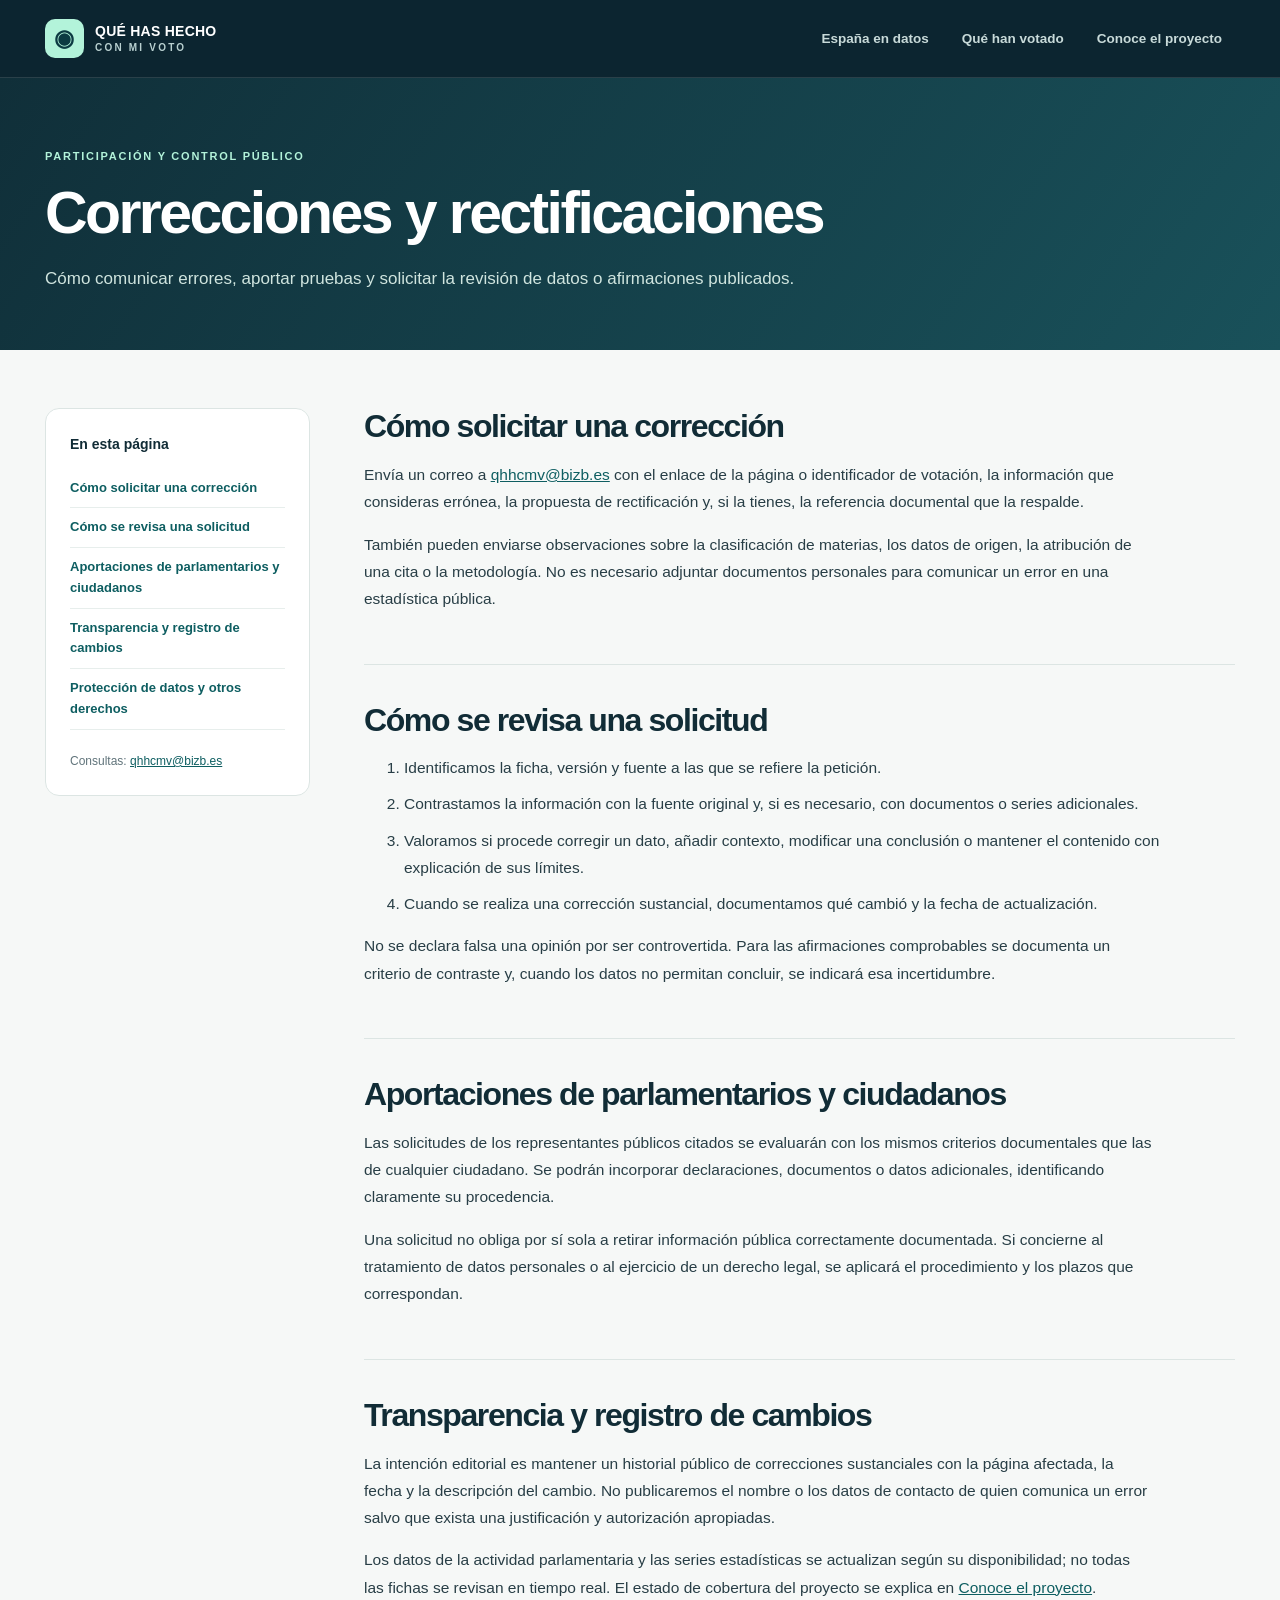
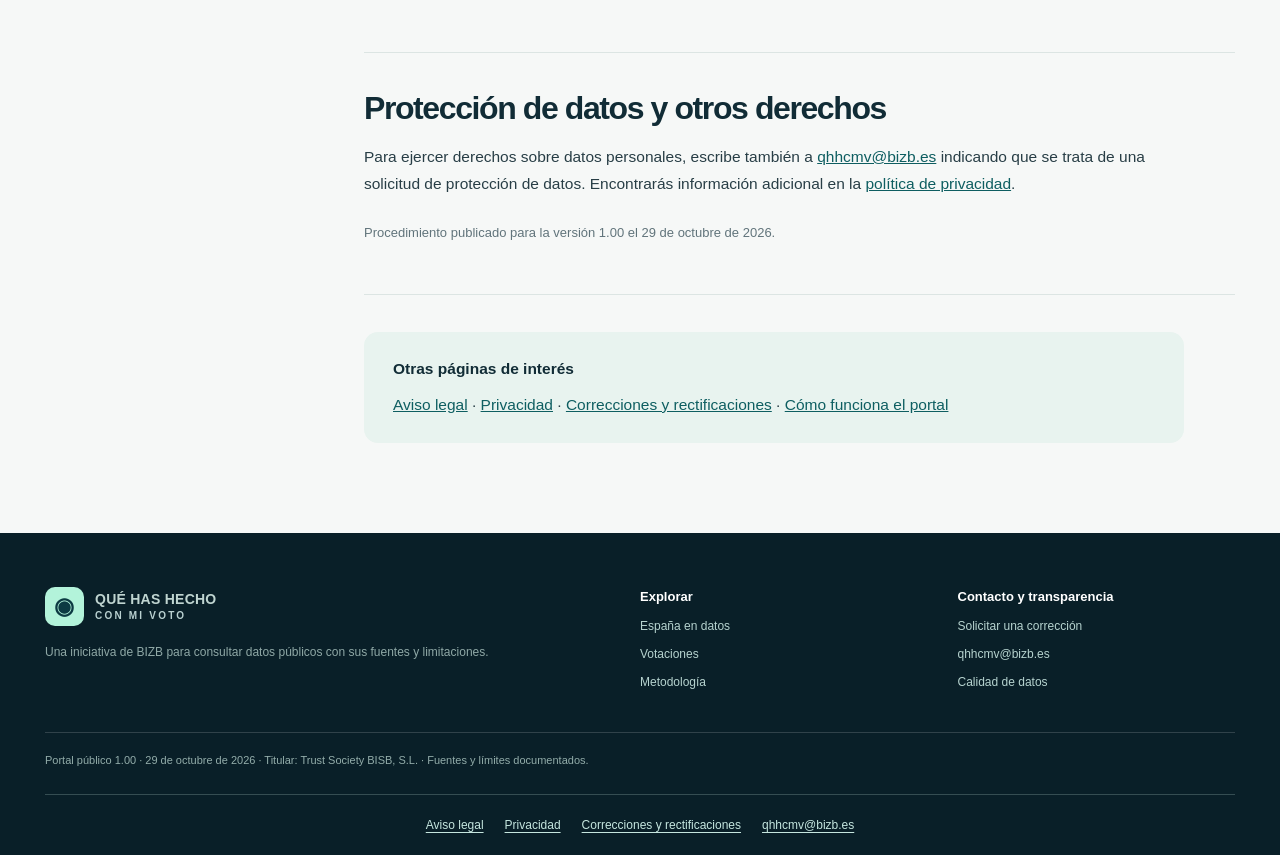
<file: rectificaciones.html>
<!doctype html>
<html lang="es"><head><meta charset="utf-8"><meta name="viewport" content="width=device-width,initial-scale=1"><meta name="description" content="Cómo comunicar errores, aportar pruebas y solicitar la revisión de datos o afirmaciones publicados."><title>Correcciones y rectificaciones · Qué has hecho con mi voto</title><link rel="stylesheet" href="assets/portal.css"><link rel="stylesheet" href="assets/legal.css"></head>
<body><a class="skip" href="#main">Saltar al contenido</a><header class="topbar"><div class="shell top-inner"><a class="logo" href="index.html" aria-label="Volver a la portada"><span class="logo-mark" aria-hidden="true">◉</span><span>QUÉ HAS HECHO<small>CON MI VOTO</small></span></a><nav aria-label="Navegación principal"><a href="index.html">España en datos</a><a href="congreso.html">Qué han votado</a><a href="proyecto.html">Conoce el proyecto</a></nav></div></header>
<main id="main"><section class="legal-hero"><div class="shell"><span class="overline light">PARTICIPACIÓN Y CONTROL PÚBLICO</span><h1>Correcciones y rectificaciones</h1><p>Cómo comunicar errores, aportar pruebas y solicitar la revisión de datos o afirmaciones publicados.</p></div></section>
<div class="shell legal-layout"><aside class="legal-nav" aria-label="Índice de esta página"><strong>En esta página</strong><a href="#solicitar">Cómo solicitar una corrección</a><a href="#evaluacion">Cómo se revisa una solicitud</a><a href="#participacion">Aportaciones de parlamentarios y ciudadanos</a><a href="#historial">Transparencia y registro de cambios</a><a href="#derechos">Protección de datos y otros derechos</a><p>Consultas: <a href="mailto:qhhcmv@bizb.es">qhhcmv@bizb.es</a></p></aside>
<article class="legal-article"><section id="solicitar" aria-labelledby="h-solicitar"><h2 id="h-solicitar">Cómo solicitar una corrección</h2><p>Envía un correo a <a href="mailto:qhhcmv@bizb.es?subject=Correcci%C3%B3n%20%E2%80%94%20Qu%C3%A9%20has%20hecho%20con%20mi%20voto">qhhcmv@bizb.es</a> con el enlace de la página o identificador de votación, la información que consideras errónea, la propuesta de rectificación y, si la tienes, la referencia documental que la respalde.</p><p>También pueden enviarse observaciones sobre la clasificación de materias, los datos de origen, la atribución de una cita o la metodología. No es necesario adjuntar documentos personales para comunicar un error en una estadística pública.</p></section><section id="evaluacion" aria-labelledby="h-evaluacion"><h2 id="h-evaluacion">Cómo se revisa una solicitud</h2><ol><li>Identificamos la ficha, versión y fuente a las que se refiere la petición.</li><li>Contrastamos la información con la fuente original y, si es necesario, con documentos o series adicionales.</li><li>Valoramos si procede corregir un dato, añadir contexto, modificar una conclusión o mantener el contenido con explicación de sus límites.</li><li>Cuando se realiza una corrección sustancial, documentamos qué cambió y la fecha de actualización.</li></ol><p>No se declara falsa una opinión por ser controvertida. Para las afirmaciones comprobables se documenta un criterio de contraste y, cuando los datos no permitan concluir, se indicará esa incertidumbre.</p></section><section id="participacion" aria-labelledby="h-participacion"><h2 id="h-participacion">Aportaciones de parlamentarios y ciudadanos</h2><p>Las solicitudes de los representantes públicos citados se evaluarán con los mismos criterios documentales que las de cualquier ciudadano. Se podrán incorporar declaraciones, documentos o datos adicionales, identificando claramente su procedencia.</p><p>Una solicitud no obliga por sí sola a retirar información pública correctamente documentada. Si concierne al tratamiento de datos personales o al ejercicio de un derecho legal, se aplicará el procedimiento y los plazos que correspondan.</p></section><section id="historial" aria-labelledby="h-historial"><h2 id="h-historial">Transparencia y registro de cambios</h2><p>La intención editorial es mantener un historial público de correcciones sustanciales con la página afectada, la fecha y la descripción del cambio. No publicaremos el nombre o los datos de contacto de quien comunica un error salvo que exista una justificación y autorización apropiadas.</p><p>Los datos de la actividad parlamentaria y las series estadísticas se actualizan según su disponibilidad; no todas las fichas se revisan en tiempo real. El estado de cobertura del proyecto se explica en <a href="proyecto.html#estado">Conoce el proyecto</a>.</p></section><section id="derechos" aria-labelledby="h-derechos"><h2 id="h-derechos">Protección de datos y otros derechos</h2><p>Para ejercer derechos sobre datos personales, escribe también a <a href="mailto:qhhcmv@bizb.es">qhhcmv@bizb.es</a> indicando que se trata de una solicitud de protección de datos. Encontrarás información adicional en la <a href="privacidad.html">política de privacidad</a>.</p><p class="legal-updated">Procedimiento publicado para la versión 1.00 el 29 de octubre de 2026.</p></section><div class="legal-final"><strong>Otras páginas de interés</strong><p><a href="aviso-legal.html">Aviso legal</a> · <a href="privacidad.html">Privacidad</a> · <a href="rectificaciones.html">Correcciones y rectificaciones</a> · <a href="proyecto.html">Cómo funciona el portal</a></p></div></article></div></main><footer><div class="shell footer-layout"><div><a class="logo" href="index.html"><span class="logo-mark" aria-hidden="true">◉</span><span>QUÉ HAS HECHO<small>CON MI VOTO</small></span></a><p>Una iniciativa de BIZB para consultar datos públicos con sus fuentes y limitaciones.</p></div><div><strong>Explorar</strong><a href="index.html">España en datos</a><a href="congreso.html">Votaciones</a><a href="proyecto.html">Metodología</a></div><div><strong>Contacto y transparencia</strong><a href="rectificaciones.html">Solicitar una corrección</a><a href="mailto:qhhcmv@bizb.es">qhhcmv@bizb.es</a><a href="calidad.html">Calidad de datos</a></div></div><div class="shell footnote">Portal público 1.00 · 29 de octubre de 2026 · Titular: Trust Society BISB, S.L. · Fuentes y límites documentados.</div><div class="site-legal-links" role="navigation" aria-label="Información legal y contacto"><a href="aviso-legal.html">Aviso legal</a><a href="privacidad.html">Privacidad</a><a href="rectificaciones.html">Correcciones y rectificaciones</a><a href="mailto:qhhcmv@bizb.es">qhhcmv@bizb.es</a></div></footer></body></html>
</file>
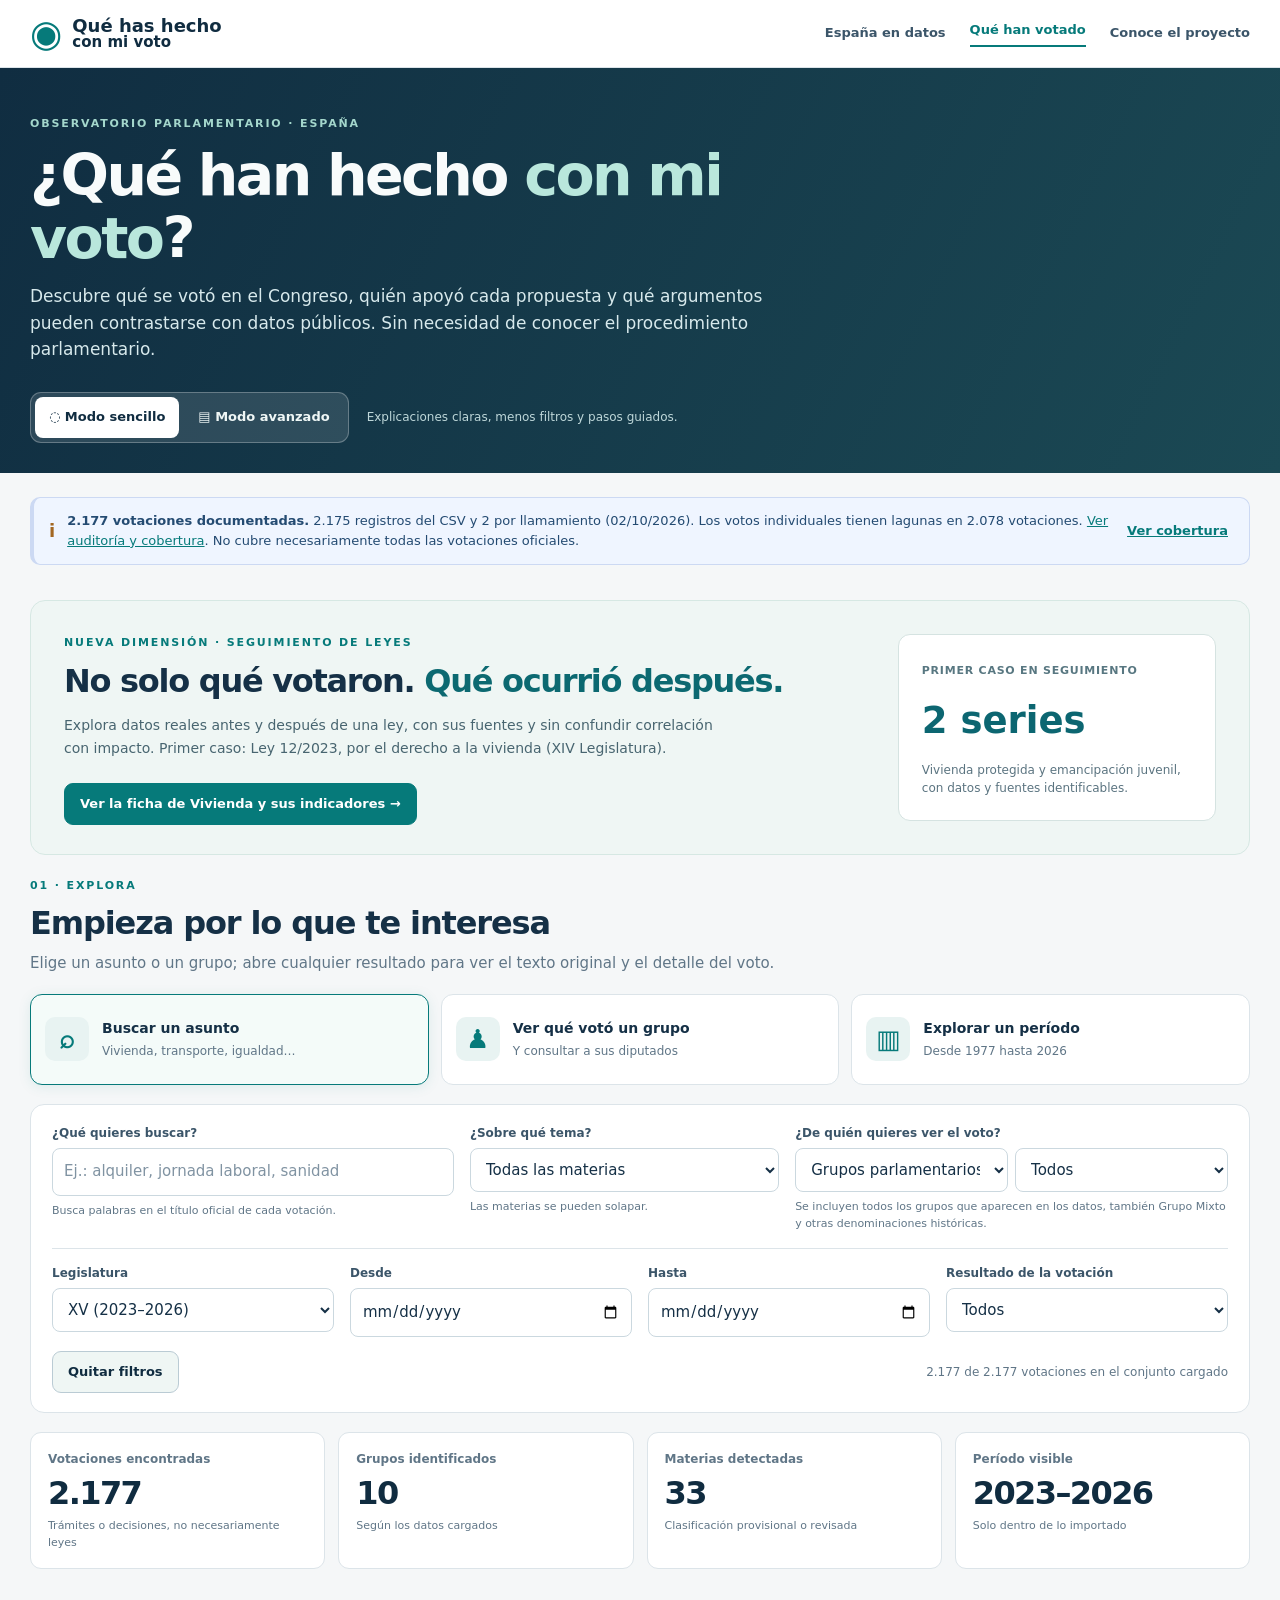
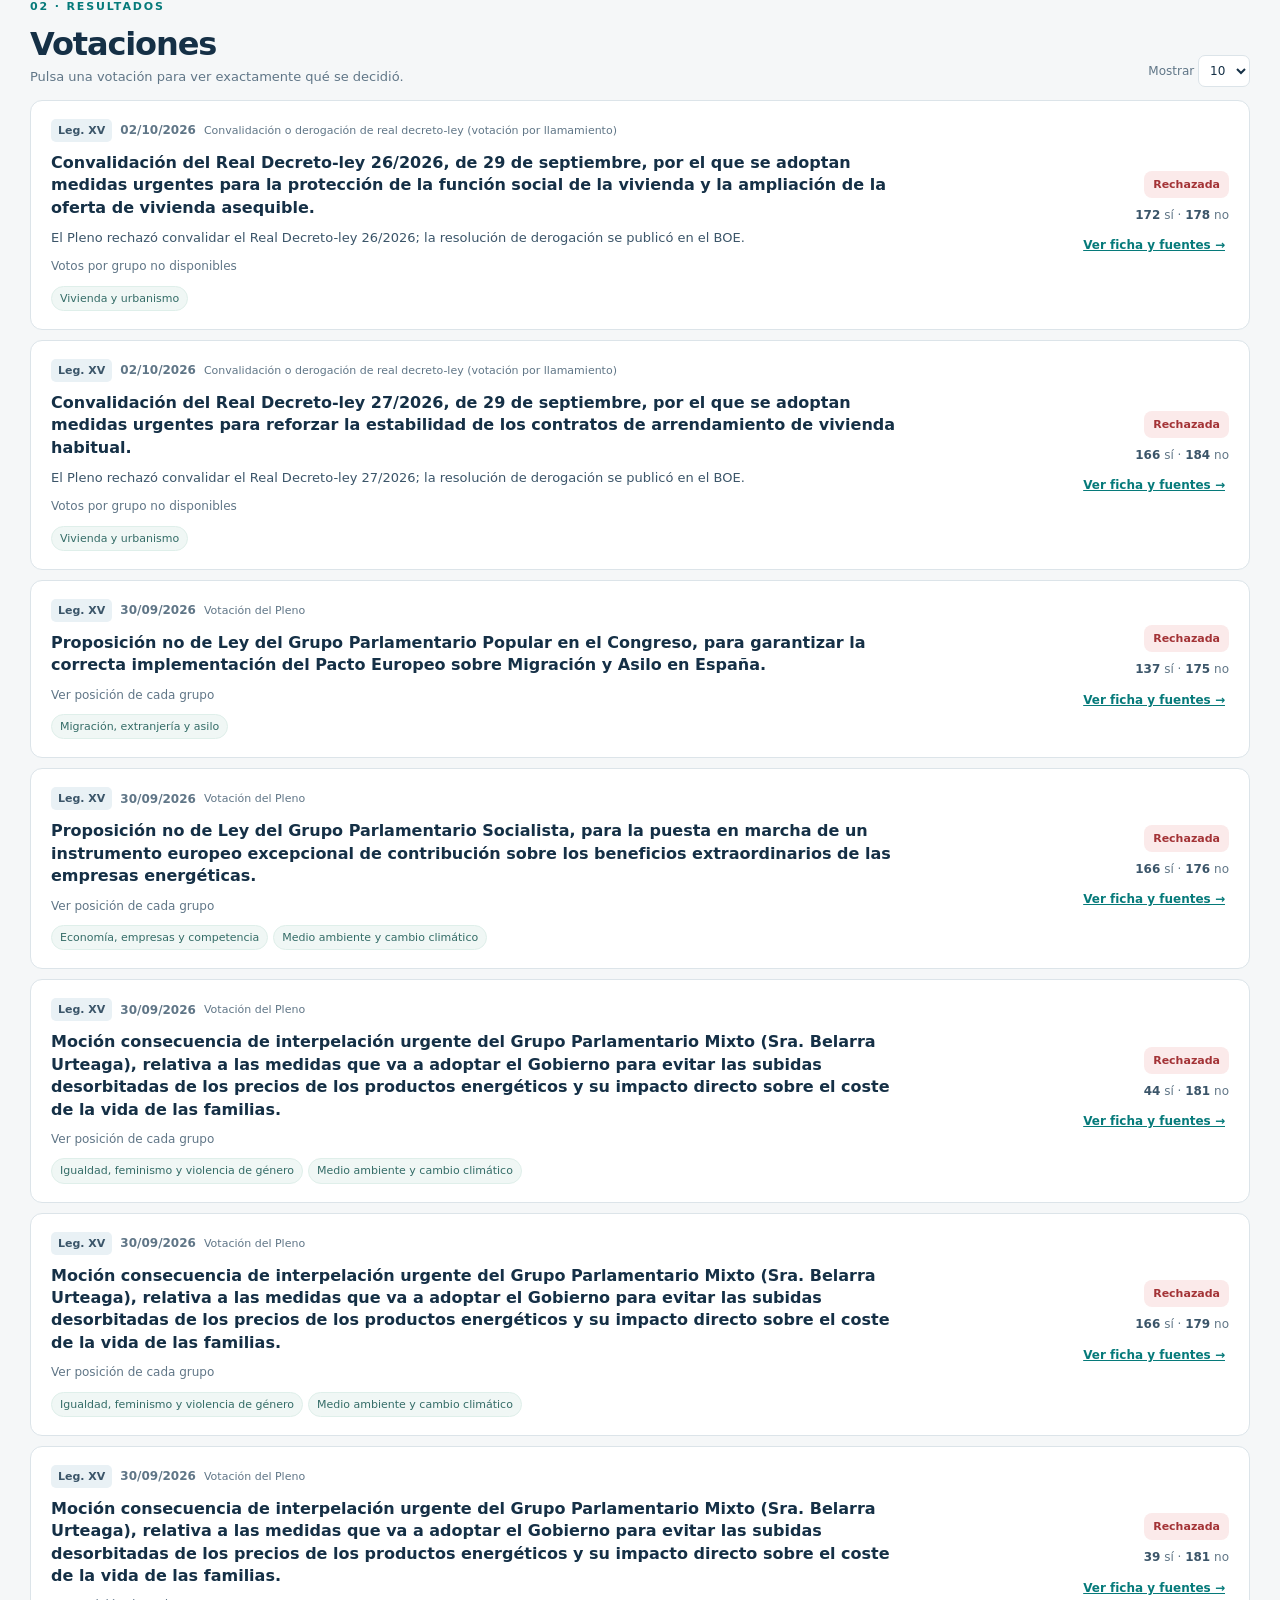
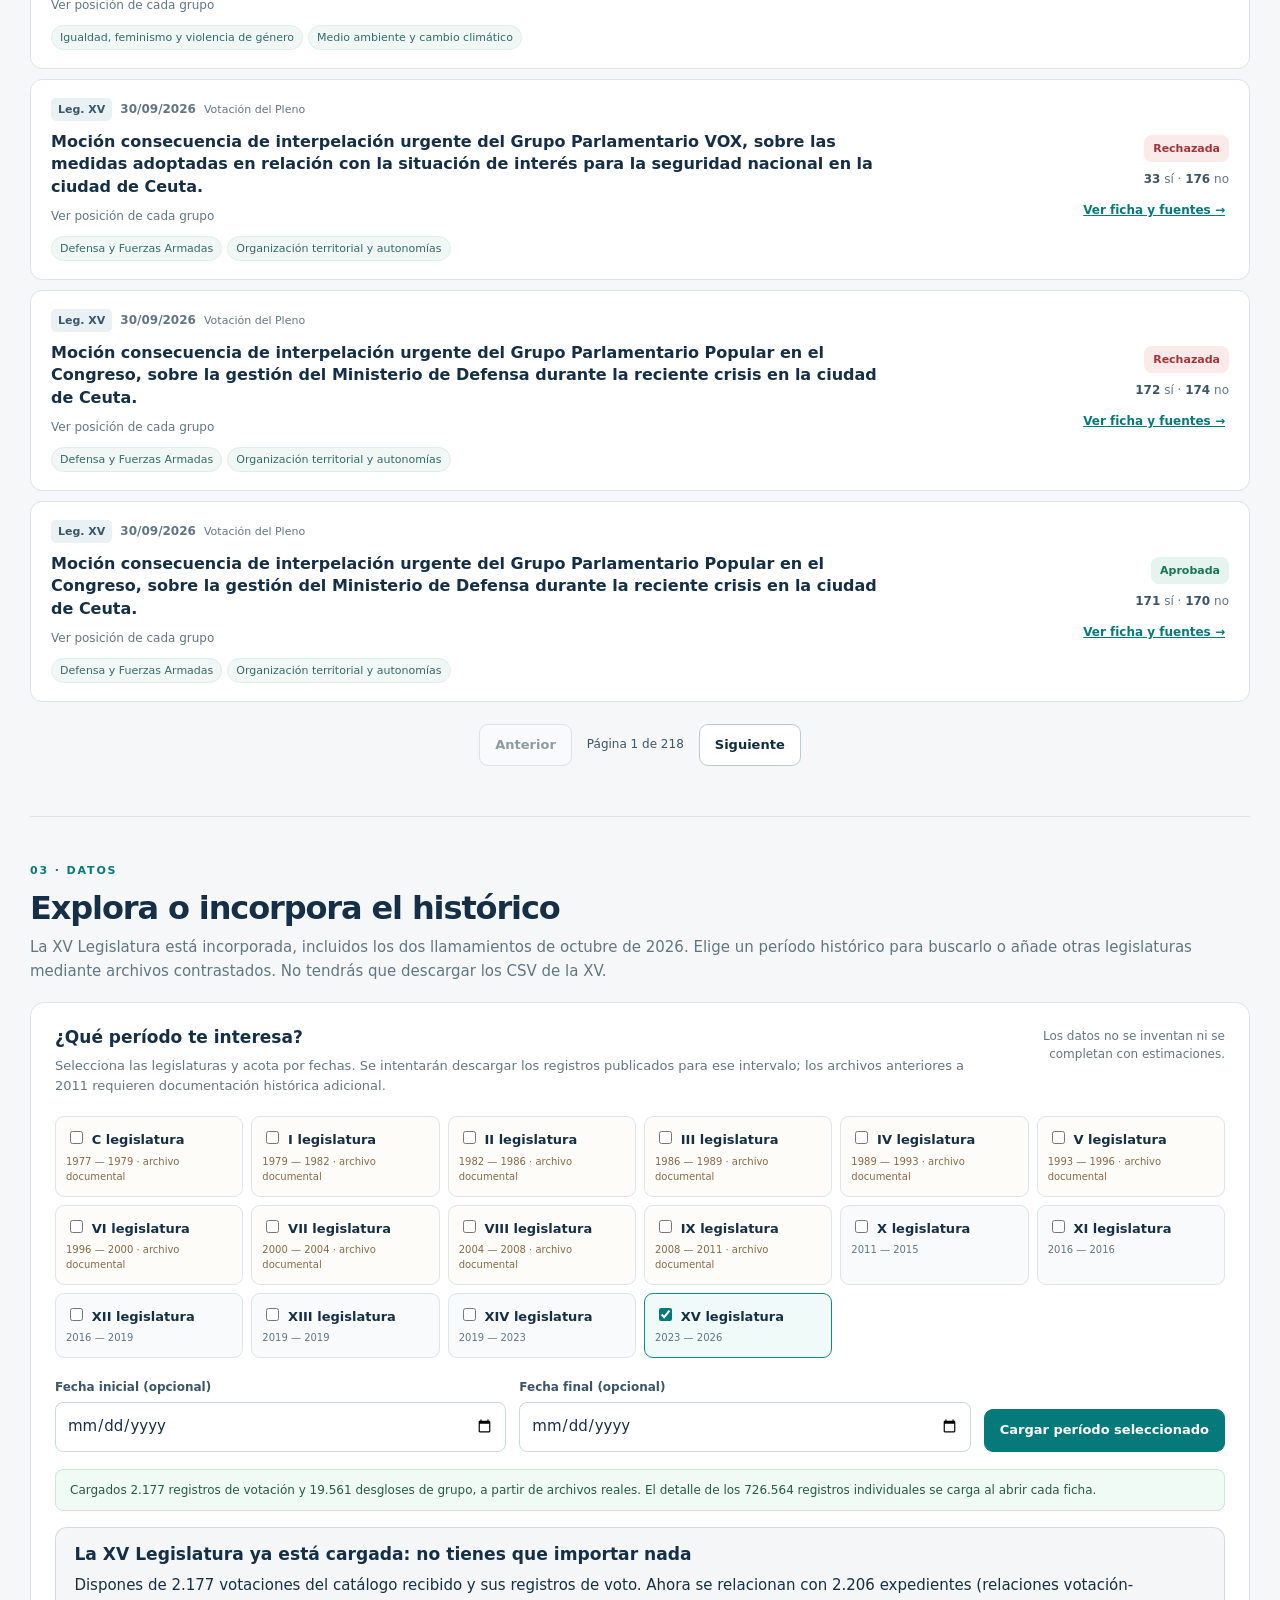
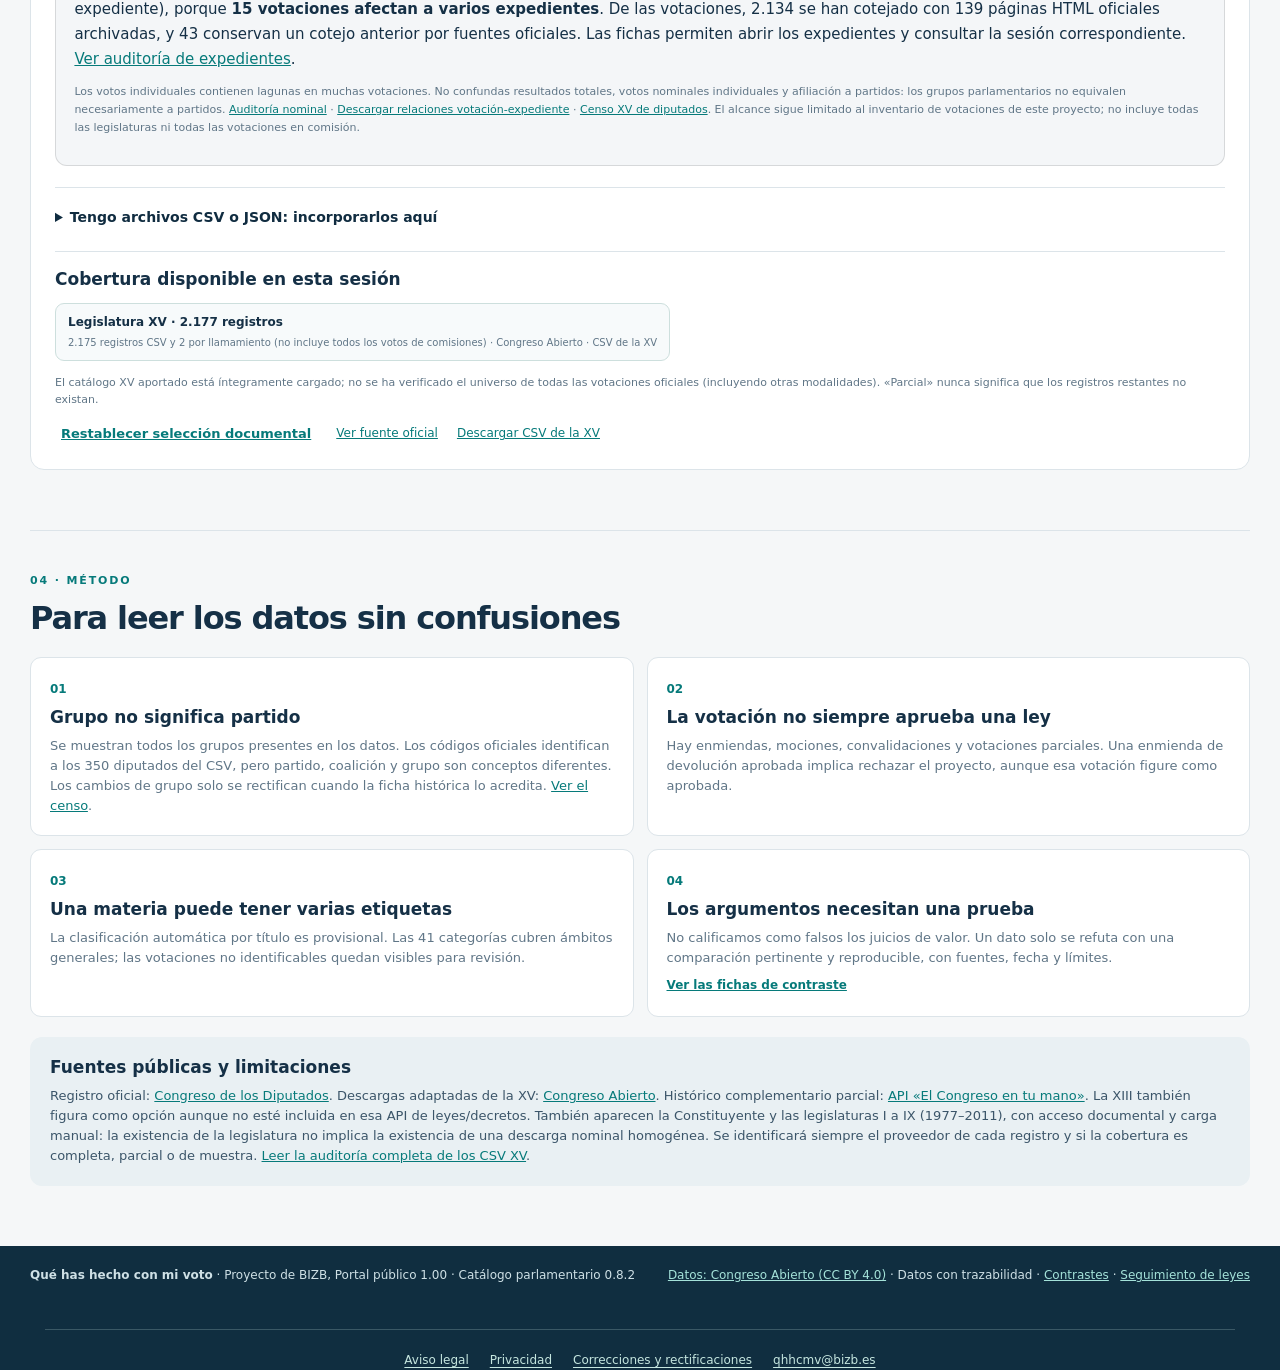
<file: votaciones.html>
<!doctype html><html lang="es"><meta charset="utf-8"><meta name="viewport" content="width=device-width,initial-scale=1"><title>Votaciones · Qué has hecho con mi voto</title><script>location.replace("congreso.html"+location.hash)</script><p><a href="congreso.html">Abrir el buscador de votaciones</a>.</p></html>
</file>
<file: assets/portal.css>
:root{--ink:#112c36;--ink2:#1b4450;--teal:#137c78;--teal2:#0e5e61;--mint:#b3f3da;--body:#283e46;--muted:#61747b;--bg:#f6f8f7;--line:#dce5e3;--paper:#fff;--gold:#e8c176;--radius:17px}
*{box-sizing:border-box}html{scroll-behavior:smooth;scroll-padding-top:94px}body{margin:0;background:var(--bg);color:var(--body);font:15.5px/1.6 ui-sans-serif,-apple-system,BlinkMacSystemFont,'Segoe UI',Arial,sans-serif}h1,h2,h3,p{margin-top:0}h1,h2,h3{color:var(--ink);line-height:1.15;letter-spacing:-.044em}h1{font-size:clamp(42px,5vw,70px);line-height:1.07}h2{font-size:clamp(29px,3.2vw,46px)}h3{font-size:21px}a{color:var(--teal2)}button,input,select{font:inherit}button{cursor:pointer}button:focus-visible,a:focus-visible,input:focus-visible,select:focus-visible{outline:3px solid #e39b34;outline-offset:3px}.shell{width:min(1190px,calc(100% - 48px));margin:auto}.skip{position:absolute;left:14px;top:-70px;z-index:100;background:white;color:var(--ink);padding:12px}.skip:focus{top:10px}
.topbar{height:78px;background:#0c2530;color:white;position:sticky;top:0;z-index:60;border-bottom:1px solid #ffffff1f}.top-inner{height:100%;display:flex;align-items:center;justify-content:space-between;gap:25px}.logo{display:inline-flex;align-items:center;gap:11px;text-decoration:none;color:inherit;font-weight:900;line-height:1;letter-spacing:.018em;font-size:14px;white-space:nowrap}.logo-mark{display:grid;place-items:center;background:var(--mint);border-radius:10px;color:#0c3a42;font-size:23px;height:39px;width:39px}.logo small{display:block;font-size:10px;letter-spacing:.22em;color:#b9d0d0;margin-top:5px;font-weight:700}.topbar nav{display:flex;gap:7px;align-items:center;flex-wrap:wrap}.topbar nav a{font-size:13.5px;text-decoration:none;color:#c8dad9;padding:9px 13px;border-radius:8px;font-weight:700}.topbar nav a:hover,.topbar nav a.active{color:#0b3137;background:var(--mint)}
.hero{background:radial-gradient(ellipse at 74% 3%,#1e5154 0%,transparent 46%),linear-gradient(140deg,#092731,#133842 100%);padding:76px 0 82px;color:#e8f4f1}.hero-layout{display:grid;grid-template-columns:minmax(0,1.45fr) minmax(280px,.75fr);gap:65px;align-items:center}.eyebrow,.overline,.mini-eyebrow{font-weight:850;letter-spacing:.16em;font-size:11px;color:#14837c;text-transform:uppercase}.hero .eyebrow,.light{color:var(--mint)}.tiny-dot{display:inline-block;width:7px;height:7px;border-radius:50%;background:var(--mint);margin-right:8px}.hero h1{color:white;max-width:790px;margin:21px 0 23px}.hero em,.parliament-section h2 em,.about-section h2 em{font-style:normal;color:var(--mint)}.hero-copy>p:not(.hero-note){font-size:18px;color:#cde0dc;max-width:660px;line-height:1.6}.hero-actions{display:flex;flex-wrap:wrap;gap:11px;margin:31px 0}.button{display:inline-flex;align-items:center;gap:15px;justify-content:center;text-decoration:none;border-radius:9px;padding:13px 20px;font-weight:800;font-size:14px;transition:transform .12s}.button:hover{transform:translateY(-2px)}.button-bright{color:#12373a;background:var(--mint)}.button-ghost{border:1px solid #9ac7c0;color:#eff7f6}.button-ink{background:var(--ink);color:white}.hero-note{font-size:12px!important;color:#a7c4bf!important;max-width:650px;margin-bottom:0}.hero-note strong{color:white}.hero-aside{border-radius:18px;border:1px solid #ffffff25;background:#ffffff0e;padding:26px 28px}.mini-eyebrow{color:#a8dfd3;font-size:10px}.hero-stat{padding:17px 0;border-bottom:1px solid #ffffff26}.hero-stat div{display:flex;align-items:baseline;justify-content:space-between;gap:12px}.hero-stat span{font-size:13px;color:#dcebe8}.hero-stat strong{font-size:26px;letter-spacing:-.035em;color:white}.hero-stat small{font-size:11px;color:#a6c4bf}.aside-footer{font-size:12px;margin-top:18px;color:#ccdcda}.aside-footer a{color:var(--mint)}
.data-section{padding:78px 0 82px}.section-header{display:flex;justify-content:space-between;align-items:end;gap:22px}.section-header h2{margin:10px 0 13px}.section-header p{max-width:750px;color:var(--muted)}.view-switch{display:flex;gap:4px;flex:none;background:#e4eeeb;border:1px solid #d4e2dd;border-radius:10px;padding:4px}.view-switch button{border:0;border-radius:7px;background:transparent;color:var(--ink2);padding:8px 14px;font-weight:750;font-size:12px}.view-switch button.selected{background:var(--ink);color:white}.control-panel{margin-top:22px;display:flex;align-items:center;justify-content:space-between;gap:20px;flex-wrap:wrap;border-top:1px solid var(--line);padding-top:23px}.chip-list{display:flex;flex-wrap:wrap;gap:8px}.chip{border:1px solid #c8d8d4;background:white;color:#405b5c;border-radius:30px;padding:8px 13px;font-size:12px;font-weight:750}.chip:hover,.chip.is-on{background:#143c44;border-color:#143c44;color:white}.control-search{display:flex;align-items:center;gap:9px}.control-search label{font-size:12px;color:#61777b;font-weight:750;white-space:nowrap}.control-search input{border:1px solid #c3d4d1;padding:9px 12px;border-radius:9px;max-width:235px;background:white}.coverage-note{margin:20px 0 26px;border-left:3px solid #d1ab63;background:#fbf9f1;color:#665b47;padding:13px 17px;font-size:13px;border-radius:0 7px 7px 0}.coverage-note span{margin-right:6px;font-weight:bold}
.metric-grid{display:grid;grid-template-columns:repeat(2,minmax(0,1fr));gap:20px}.metric-card{background:white;border:1px solid var(--line);border-radius:var(--radius);min-width:0;padding:26px 27px;box-shadow:0 5px 22px #10364105;display:flex;flex-direction:column}.metric-top{display:flex;align-items:center;gap:12px;margin-bottom:12px}.metric-icon{height:38px;width:38px;flex:none;display:grid;place-items:center;background:#e6f3ef;border-radius:9px;font-size:18px;color:var(--teal2);font-weight:850}.metric-category{font-size:10px;color:#678681;letter-spacing:.12em;font-weight:850;text-transform:uppercase}.metric-top .metric-badge{margin-left:auto;border:1px solid #d7e2dd;border-radius:25px;padding:4px 8px;color:#556c69;font-size:10px;font-weight:750}.metric-title{font-size:24px;margin:1px 0 5px}.metric-lead{font-size:13px;color:var(--muted);margin-bottom:12px}.metric-highlight{display:flex;align-items:baseline;gap:9px;margin:4px 0 15px;flex-wrap:wrap}.metric-highlight strong{font-size:31px;letter-spacing:-.04em;line-height:1.15;color:var(--ink)}.metric-highlight small{color:#67817f;font-size:11px}.metric-choice{display:flex;align-items:center;justify-content:space-between;gap:10px;flex-wrap:wrap;padding:12px 0 4px;border-top:1px solid var(--line)}.metric-choice label{font-size:12px;font-weight:800;color:#486467}.metric-choice select{max-width:100%;border:1px solid #ceded9;border-radius:8px;background:#fafffd;color:#193e45;padding:8px;font-size:12px;font-weight:650}.metric-chart{width:100%;height:207px;display:flex;align-items:center;justify-content:center;margin:7px 0 0}.metric-chart svg{width:100%;max-width:100%;height:200px;overflow:visible}.chart-subtitle{font-size:11px;color:var(--muted);margin:4px 0}.mini-legend{display:flex;gap:14px;flex-wrap:wrap;font-size:11px;color:#5e7473;min-height:23px}.mini-legend span{display:flex;align-items:center;gap:6px}.mini-legend i{width:10px;height:10px;border-radius:50%;display:inline-block}.metric-source{border-top:1px solid var(--line);padding-top:15px;margin-top:auto;font-size:12px}.metric-source a{font-weight:800;word-break:break-word}.metric-note{font-size:11.5px;line-height:1.48;color:#748482;margin:9px 0 0}.metric-extra{background:#f6faf8;padding:13px;border-radius:8px;margin-top:15px;color:#506963;font-size:12px;line-height:1.55}.metric-extra p{margin:0}.metric-extra .extra-alert{font-weight:750;color:#92622e;margin-top:6px}.chart-table-wrap{overflow:auto;margin-top:10px}.chart-table{border-collapse:collapse;width:100%;font-size:12px}.chart-table th,.chart-table td{border-bottom:1px solid #dce8e4;padding:7px;text-align:right;white-space:nowrap}.chart-table th:first-child,.chart-table td:first-child{text-align:left}.chart-table thead{background:#ebf2ef}.export-link{border:0;background:transparent;color:var(--teal2);font-weight:850;padding:8px 0 0;font-size:12px;text-decoration:underline}.empty{margin:30px 0;background:white;padding:25px;border-radius:12px}.pending-graphic{border:1px dashed #c3cfca;border-radius:12px;margin:18px 0;background:#f7faf8;padding:23px}.pending-graphic strong{color:var(--ink)}.pending-graphic p{margin:8px 0 0;font-size:13px}.pending-graphic a{display:inline-block;margin-top:12px;font-size:13px}.bottom-disclosure{margin-top:28px;font-size:13px;color:#55716a;padding-top:19px;border-top:1px solid var(--line)}.bottom-disclosure strong{color:var(--ink)}
.parliament-section{padding:65px 0 48px;background:#102f39;color:#d7e4e1}.parliament-layout{display:grid;grid-template-columns:1fr 1fr;gap:85px;align-items:center}.parliament-section h2{color:white;font-size:clamp(32px,4vw,54px);margin:17px 0 20px}.parliament-copy>p{color:#c3d7d4;max-width:600px;margin-bottom:28px}.parliament-features{border:1px solid #ffffff25;border-radius:15px;background:#ffffff07;padding:24px 28px;display:grid;grid-template-columns:repeat(3,minmax(0,1fr));gap:20px}.parliament-features div strong{display:block;color:white;font-size:30px;letter-spacing:-.035em}.parliament-features div span{display:block;color:#bbd0cb;font-size:11px;line-height:1.4}.parliament-features>p{grid-column:1/-1;font-size:12px;margin:0;padding-top:15px;border-top:1px solid #ffffff1e;color:#bacfcb}.quick-links{display:flex;gap:9px;flex-wrap:wrap;margin-top:36px}.quick-links a{border:1px solid #ffffff35;color:#d9ebe7;text-decoration:none;padding:10px 14px;border-radius:8px;font-size:12px;font-weight:750}.quick-links a:hover{background:#ffffff13}.quick-links a span{margin-left:6px}
.about-section{padding:81px 0 96px}.about-layout{display:grid;grid-template-columns:1fr 1fr;gap:75px;margin-top:12px}.about-section h2{margin-top:5px}.about-section h2 em{color:var(--teal)}.about-layout>div>p{color:var(--muted);max-width:590px}.about-steps>div{display:flex;gap:18px;padding:15px 0;border-bottom:1px solid var(--line)}.about-steps>div>span{color:#75aaa1;font-size:19px;font-weight:900}.about-steps strong,.about-steps small{display:block}.about-steps small{font-size:13px;color:var(--muted);margin-top:2px}
footer{background:#091f28;color:#bfd4d0;padding:54px 0 20px}.footer-layout{display:grid;grid-template-columns:2fr 1fr 1fr;gap:40px}.footer-layout>div:not(:first-child){display:flex;flex-direction:column;gap:9px}.footer-layout strong{font-size:13px;color:white}.footer-layout a:not(.logo){font-size:12px;color:#b6d3cf;text-decoration:none}.footer-layout p{color:#8fa8a6;font-size:12px;margin:17px 0}.footnote{border-top:1px solid #ffffff28;padding-top:19px;margin-top:40px;font-size:11px;color:#93adaa}
/* Project page */.pro-hero{background:#113340;color:#e0f2ef;padding:62px 0}.pro-hero h1{color:white;max-width:940px}.pro-hero p{max-width:730px;color:#cae3dd;font-size:17px}.pro-main{padding:68px 0 85px}.pro-main section{margin-bottom:70px}.pro-main h2{margin:12px 0 18px}.pro-main p{max-width:900px}.pro-kpis{display:grid;grid-template-columns:repeat(4,minmax(0,1fr));gap:14px}.pro-kpi{background:#fff;border:1px solid var(--line);padding:23px;border-radius:13px}.pro-kpi strong{font-size:30px;display:block;color:var(--ink);letter-spacing:-.04em}.pro-kpi span{color:var(--muted);font-size:12px;line-height:1.3;display:block}.pro-grid{display:grid;grid-template-columns:repeat(2,1fr);gap:17px}.pro-panel{padding:26px;background:white;border:1px solid var(--line);border-radius:12px}.pro-panel h3{margin-bottom:12px}.pro-panel p,.pro-panel li{font-size:14px;color:#567171}.pro-panel li{margin:7px 0}.pro-steps{counter-reset:pr;display:grid;grid-template-columns:repeat(3,1fr);gap:15px}.pro-step{background:#eaf1ee;border-radius:11px;padding:24px}.pro-step span{font-size:11px;font-weight:900;color:var(--teal)}.pro-step h3{margin:10px 0 8px;font-size:17px}.pro-step p{font-size:13px;color:#56716d;margin:0}.pro-table-wrap{overflow-x:auto}.pro-table{border-collapse:collapse;width:100%;font-size:13px;background:white;border-radius:12px}.pro-table th,.pro-table td{text-align:left;padding:14px 16px;border-bottom:1px solid #e1e9e6;vertical-align:top}.pro-table th{background:#173c46;color:white}.pro-table td:first-child{font-weight:800}.status-label{border-radius:20px;background:#eef5ed;color:#376d58;display:inline-block;padding:3px 9px;font-size:11px;font-weight:800}.status-label.warn{color:#865525;background:#fbf1e1}.pro-note{background:#fff8ec;border-left:4px solid #c89942;padding:20px 24px;border-radius:0 12px 12px 0}.pro-source-grid{display:grid;grid-template-columns:repeat(2,1fr);gap:10px}.pro-source-grid a{background:white;border:1px solid #dbe5e1;padding:15px 18px;border-radius:10px;font-size:13px;font-weight:700;text-decoration:none}.pro-source-grid a:hover{border-color:var(--teal)}
@media(max-width:940px){.topbar{height:auto;min-height:72px}.top-inner{padding:12px 0;flex-wrap:wrap}.hero-layout,.parliament-layout{gap:30px}.hero-layout{grid-template-columns:1.25fr .85fr}.metric-card{padding:21px}.about-layout{gap:25px}}@media(max-width:730px){.shell{width:calc(100% - 30px)}.top-inner{gap:10px}.logo{font-size:12px}.logo-mark{width:34px;height:34px;font-size:18px}.topbar nav{width:100%;display:grid;grid-template-columns:repeat(3,1fr);gap:5px}.topbar nav a{text-align:center;font-size:11px;padding:8px 5px}.hero{padding:50px 0}.hero-layout,.parliament-layout,.about-layout{grid-template-columns:1fr}.hero h1{font-size:clamp(36px,9vw,53px)}.hero-aside{padding:16px 21px}.hero-stat{padding:10px 0}.hero-stat strong{font-size:21px}.data-section{padding:50px 0}.section-header{display:block}.view-switch{display:inline-flex;margin-top:10px}.control-panel{gap:16px}.control-search{width:100%}.control-search input{flex:1;max-width:none}.metric-grid,.pro-grid,.pro-source-grid{grid-template-columns:1fr}.metric-chart{height:177px}.metric-chart svg{height:170px}.metric-card{padding:19px}.parliament-section{padding:50px 0 35px}.parliament-features{padding:17px;gap:10px}.parliament-features div strong{font-size:24px}.about-section{padding:56px 0}.footer-layout{grid-template-columns:1fr 1fr}.footer-layout>div:first-child{grid-column:1/-1}.pro-kpis{grid-template-columns:repeat(2,1fr)}.pro-steps{grid-template-columns:1fr}.pro-main{padding:43px 0}.pro-hero{padding:48px 0}.pro-hero h1{font-size:36px}}@media(prefers-reduced-motion:reduce){html{scroll-behavior:auto}.button{transition:none}}
</file>
<file: assets/legal.css>
/* Información legal y editorial de la candidata 1.00 */
.site-legal-links{display:flex;flex-wrap:wrap;justify-content:center;gap:9px 21px;margin:24px auto 0;padding:20px 14px 0;border-top:1px solid rgba(190,221,215,.24);max-width:1190px;font-size:12px;line-height:1.7}
.site-legal-links a{color:#c5e6df!important;text-decoration:underline!important;text-underline-offset:3px}
.site-legal-links a:hover{color:white!important}
.legal-hero{background:linear-gradient(125deg,#102f39,#19515a);color:#e9f5f2;padding:65px 0 58px}
.legal-hero h1{font-size:clamp(35px,5vw,59px);color:white;max-width:850px;margin:14px 0 20px}
.legal-hero p{font-size:17px;max-width:820px;color:#d0e5df;margin:0}
.legal-layout{display:grid;grid-template-columns:minmax(200px,265px) minmax(0,1fr);gap:54px;padding-top:58px;padding-bottom:90px;align-items:start}
.legal-nav{background:#fff;border:1px solid var(--line);border-radius:14px;padding:24px;position:sticky;top:105px}
.legal-nav strong{display:block;margin-bottom:13px;font-size:14px;color:var(--ink)}
.legal-nav>a{display:block;padding:9px 0;border-bottom:1px solid #e7eeec;font-weight:620;text-decoration:none;font-size:13px}
.legal-nav>p{font-size:12px;overflow-wrap:anywhere;color:var(--muted);margin:22px 0 0}
.legal-article{min-width:0}
.legal-article section{padding-bottom:36px;margin-bottom:37px;border-bottom:1px solid var(--line)}
.legal-article h2{font-size:clamp(24px,2.6vw,32px);margin:0 0 16px}
.legal-article p,.legal-article li{max-width:790px;line-height:1.75}
.legal-article li{margin-bottom:9px}
.legal-article a{overflow-wrap:anywhere}
.legal-article dl{margin:20px 0 0}
.legal-facts{border-radius:14px;border:1px solid var(--line);background:#fff;overflow:hidden;max-width:800px}
.legal-facts>div{display:grid;grid-template-columns:minmax(140px,35%) 1fr;gap:14px;padding:14px 18px;border-bottom:1px solid var(--line)}
.legal-facts>div:last-child{border-bottom:none}
.legal-facts dt{font-size:13px;font-weight:750;color:var(--muted)}
.legal-facts dd{margin:0;font-size:14px;color:var(--ink)}
.legal-updated{font-size:13px;color:var(--muted);margin-top:25px!important}
.legal-final{background:#e8f3ef;border-radius:14px;padding:25px 29px;max-width:820px}
.legal-final strong{color:var(--ink)}
.legal-final p{margin:9px 0 0}
@media(max-width:760px){.legal-layout{grid-template-columns:1fr;gap:22px;padding-top:32px}.legal-nav{position:static}.legal-hero{padding:48px 0}.legal-facts>div{grid-template-columns:1fr;gap:2px}.site-legal-links{justify-content:flex-start;padding:16px}}
</file>
<file: assets/styles.css>
:root{--ink:#153046;--ink2:#3b5569;--muted:#607687;--paper:#fff;--bg:#f5f7f8;--line:#dce4e9;--teal:#067a7a;--deep:#102c40;--light:#e9f5f2;--orange:#92551b;--red:#a33336;--green:#187551;--white:#f8fbfb;--shadow:0 10px 30px rgba(20,45,60,.08)}
*{box-sizing:border-box}html{scroll-behavior:smooth}body{background:var(--bg);color:var(--ink);font:15px/1.55 system-ui,-apple-system,"Segoe UI",sans-serif;margin:0}button,input,select{font:inherit}button{cursor:pointer}a{color:var(--teal)}a:hover{text-decoration:underline}button:focus-visible,select:focus-visible,input:focus-visible,a:focus-visible,summary:focus-visible{outline:3px solid #efbd49;outline-offset:3px}.skip{position:absolute;top:-100px;left:10px;background:white;z-index:99;padding:10px}.skip:focus{top:10px}.container{width:min(1220px,calc(100% - 48px));margin-inline:auto}
.site-header{background:#fff;border-bottom:1px solid var(--line)}.header-flex{display:flex;align-items:center;justify-content:space-between;gap:20px;padding:15px 0}.wordmark{display:flex;align-items:center;text-decoration:none;color:var(--deep);gap:10px;line-height:1.03;font-size:18px}.wordmark small{display:block;font-size:15px;font-weight:700}.brand-glyph{color:var(--teal);font-size:37px;line-height:1}.header-flex nav{display:flex;gap:24px;align-items:center}.header-flex nav a{text-decoration:none;color:var(--ink2);font-weight:650;font-size:13px}.header-flex nav .on{color:var(--teal);border-bottom:2px solid var(--teal);padding-bottom:5px}
.hero{background:linear-gradient(116deg,#102d41,#1b4954);color:var(--white)}.hero-inner{padding:47px 0 30px}.kicker{font-size:11px;letter-spacing:.17em;font-weight:850;color:#a4d7cc;text-transform:uppercase}.kicker.dark{color:var(--teal)}.hero h1{font-size:clamp(30px,4.8vw,57px);letter-spacing:-.045em;line-height:1.1;max-width:850px;margin:12px 0 14px;font-weight:800}.hero h1 em{font-style:normal;color:#b9e7dc}.hero p{color:#d7e9ec;max-width:795px;font-size:17px;margin:0}.hero-foot{display:flex;align-items:center;gap:18px;margin-top:30px;flex-wrap:wrap}.mode-explanation{font-size:12px;color:#bed7d9}.seg{display:flex;gap:5px;background:#ffffff1e;border:1px solid #ffffff44;padding:4px;border-radius:11px}.seg-item{border:0;background:transparent;color:#eff7f6;border-radius:8px;font-size:13px;padding:10px 14px;font-weight:650}.seg-item.selected{background:white;color:var(--deep)}
h2{font-size:clamp(23px,2.9vw,32px);letter-spacing:-.035em;line-height:1.2;margin:8px 0 9px}h3{font-size:17px;line-height:1.25;margin:0 0 8px}.section-intro{margin-bottom:19px}.section-intro p{color:var(--muted);margin:0}.info-status{display:flex;align-items:center;gap:12px;background:#fff5e7;border:1px solid #efd8b2;border-left:4px solid #d49c45;border-radius:10px;padding:13px 15px;margin:24px 0 35px;color:#5c441e;font-size:13px}.info-status.good{background:#edf8f3;border-color:#c6dfd0;color:#1a6545}.info-status.mixed{background:#eff5ff;border-color:#ccd9f3;color:#244b72}.info-status .status-symbol{font-size:18px;font-weight:800;color:#a36722}.info-status.good .status-symbol{color:#136346}.info-status .text-btn{margin-left:auto;white-space:nowrap}.text-btn{border:0;background:none;color:var(--teal);text-decoration:underline;font-size:13px;font-weight:750}.workspace{padding-bottom:50px}.task-options{display:grid;grid-template-columns:repeat(3,minmax(0,1fr));gap:12px;margin:0 0 19px}.task-option{background:white;border:1px solid var(--line);border-radius:12px;display:flex;align-items:center;gap:13px;text-align:left;min-height:91px;padding:14px;transition:box-shadow .2s,border-color .2s}.task-option:hover,.task-option.active{border-color:var(--teal);box-shadow:0 2px 13px #087e791a}.task-option.active{background:#f4fbf9}.task-option b{display:block;font-size:14px;color:var(--ink)}.task-option small{display:block;font-size:12px;color:var(--muted);margin-top:3px}.task-emoji{display:grid;place-items:center;width:44px;height:44px;flex-shrink:0;border-radius:10px;background:#e8f3f2;color:var(--teal);font-size:26px;font-weight:700}
.filters-panel{background:white;border:1px solid var(--line);border-radius:14px;padding:19px 21px}.filters-main{display:grid;grid-template-columns:1.3fr 1fr 1.4fr;gap:16px}.filters-extra{display:grid;grid-template-columns:repeat(4,minmax(0,1fr));gap:16px;margin-top:15px;padding-top:15px;border-top:1px solid var(--line)}.field{min-width:0}.field label{display:block;font-size:12px;font-weight:750;color:var(--ink2);margin-bottom:6px}.field input,.field select{width:100%;border:1px solid #cbd8df;border-radius:8px;background:white;color:var(--ink);padding:11px;min-height:43px}.field input::placeholder{color:#8093a2}.field-duo{display:grid;grid-template-columns:1fr 1fr;gap:7px}.field small{display:block;color:var(--muted);font-size:11px;margin-top:6px}.filter-actions{display:flex;align-items:center;justify-content:space-between;gap:12px;margin-top:14px;flex-wrap:wrap;color:var(--muted);font-size:12px}.btn{padding:10px 15px;border:1px solid #bacbd4;border-radius:9px;background:#fff;color:var(--deep);font-size:13px;font-weight:700;white-space:nowrap}.btn:hover{border-color:var(--teal);color:var(--teal)}.btn.primary{background:var(--teal);border-color:var(--teal);color:white}.btn.primary:hover{background:#005d5b;color:white}.btn.subtle{background:#eff6f4}.btn:disabled{opacity:.45;cursor:default}.metrics{display:grid;grid-template-columns:repeat(4,minmax(0,1fr));gap:13px;margin:19px 0 25px}.metric{background:white;border-radius:11px;border:1px solid var(--line);padding:17px;min-height:121px}.metric>span{display:block;color:var(--muted);font-weight:650;font-size:12px}.metric>b{display:block;font-size:32px;letter-spacing:-.05em;line-height:1.25;margin:4px 0;color:var(--deep);font-variant-numeric:tabular-nums}.metric>small{color:var(--muted);font-size:11px;display:block}.analytics{display:grid;grid-template-columns:1.3fr 1fr;gap:15px;margin-bottom:29px}.analytics>div{border-radius:12px;border:1px solid var(--line);background:white;padding:20px}.analytics p{color:var(--muted);font-size:12px;margin:0 0 12px}.bars{display:grid;gap:9px}.bar-row{display:grid;grid-template-columns:minmax(90px,1fr) 2fr 40px;align-items:center;gap:10px;font-size:12px}.bar-track{height:9px;border-radius:99px;background:#e3edef;overflow:hidden}.bar-fill{height:100%;background:#0a898b;border-radius:99px}.tag-grid{display:flex;gap:7px;flex-wrap:wrap}.tiny-chip{border:1px solid #d9e4e7;border-radius:22px;font-size:11px;padding:5px 9px;color:var(--ink2);background:#fafbfc}
.results-heading{display:flex;align-items:end;justify-content:space-between;gap:15px;margin-bottom:13px}.results-heading h2{margin-bottom:3px}.results-heading p{color:var(--muted);margin:0;font-size:13px}.heading-actions{display:flex;gap:10px;align-items:center}.show-count{font-size:12px;color:var(--muted);white-space:nowrap}.show-count select{border:1px solid var(--line);padding:7px;border-radius:7px;background:white;color:var(--ink)}.results-list{display:grid;gap:10px}.vote-card{background:white;border:1px solid var(--line);border-radius:12px;padding:18px 20px;display:grid;grid-template-columns:minmax(0,1fr) 200px;gap:20px;min-height:140px}.vote-card:hover{border-color:#9acac4;box-shadow:0 6px 23px #113a4a14}.vote-top{display:flex;gap:8px;align-items:center;flex-wrap:wrap;margin-bottom:10px}.vote-date{color:var(--muted);font-size:12px;font-weight:700}.leg-pill{font-size:11px;border-radius:5px;background:#e9f1f5;color:var(--ink2);padding:3px 7px;font-weight:750}.kind-pill{font-size:11px;color:var(--muted)}.vote-card h3{font-size:16px;line-height:1.4;margin-bottom:9px;font-weight:750;max-width:850px}.vote-card p{margin:0;color:var(--muted);font-size:12px}.vote-summary{margin:0 0 9px!important;color:var(--ink2)!important;font-size:13px!important}.areas-row{display:flex;flex-wrap:wrap;gap:5px;margin-top:10px}.area-tag{background:#f0f7f5;border:1px solid #dfefea;color:#346c67;padding:3px 8px;border-radius:20px;font-size:11px}.area-tag.unclassified{background:#fff6e9;border-color:#efd8b5;color:#885c23}.vote-side{text-align:right;display:flex;flex-direction:column;justify-content:center;align-items:flex-end;gap:8px}.outcome{border-radius:8px;padding:5px 9px;font-size:11px;font-weight:800;display:inline-block}.outcome.approved{background:#e5f4ee;color:var(--green)}.outcome.rejected{background:#fbeaea;color:var(--red)}.outcome.unknown{background:#eff2f5;color:var(--muted)}.count-mini{font-size:12px;color:var(--muted)}.count-mini b{color:var(--ink2)}.open-vote{background:none;border:0;color:var(--teal);text-decoration:underline;font-weight:800;font-size:12px;padding:4px}.none{background:#fff;border:1px dashed var(--line);border-radius:12px;padding:30px;text-align:center;color:var(--ink2)}.pagination{display:flex;align-items:center;justify-content:center;gap:15px;margin-top:22px;font-size:12px;color:var(--ink2)}
.import-section{padding:41px 0 60px;border-top:1px solid var(--line)}.import-box{background:white;border:1px solid var(--line);padding:24px;border-radius:14px}.import-header{display:flex;align-items:flex-start;justify-content:space-between;gap:18px}.import-header p{margin:4px 0 0;color:var(--muted);font-size:13px}.mini-note{font-size:12px;max-width:240px;color:var(--muted);text-align:right}.check-grid{display:grid;grid-template-columns:repeat(6,minmax(0,1fr));gap:8px;margin:20px 0}.leg-check{display:flex;flex-direction:column;gap:2px;min-width:0;padding:11px 10px;background:#f8fafb;border:1px solid #dce5e9;border-radius:9px;cursor:pointer}.leg-check input{accent-color:var(--teal);margin-right:4px}.leg-check strong{font-size:13px}.leg-check small{font-size:10px;color:var(--muted)}.leg-check:has(input:checked){border-color:#0f898a;background:#f0faf8}.import-dates{display:grid;grid-template-columns:1fr 1fr auto;gap:13px;align-items:end}.import-action{padding-bottom:0}.import-action .btn{min-height:43px}.load-feedback{padding:11px 14px;border-radius:8px;background:#f4f8fa;border:1px solid #dce9ef;color:var(--ink2);font-size:12px;margin-top:17px;white-space:pre-wrap}.load-feedback.error{background:#fff4ef;border-color:#f0cfbf;color:#8b4729}.load-feedback.good{background:#f0fbf5;border-color:#cde5d7;color:#235c45}.manual-import{border-top:1px solid var(--line);margin-top:21px;padding-top:19px}.manual-import summary{font-weight:750;cursor:pointer;color:var(--deep);font-size:14px}.manual-inner p{font-size:13px;color:var(--muted)}.manual-row{display:flex;gap:12px;align-items:end}.manual-row .field{flex:1}.manual-row .big{flex:2}.manual-row .btn{margin-bottom:0;min-height:43px}.manual-inner small{color:var(--muted);font-size:11px;display:block;margin-top:12px}.coverage{margin-top:23px;padding-top:17px;border-top:1px solid var(--line)}.coverage-list{display:flex;gap:8px;flex-wrap:wrap;margin:13px 0}.coverage-item{border:1px solid #cddfdd;border-radius:9px;padding:9px 12px;background:#f7fafb;min-width:125px;font-size:12px}.coverage-item b,.coverage-item small{display:block}.coverage-item small{color:var(--muted);font-size:10px;margin-top:3px}.fine-print{color:var(--muted);font-size:11px}.import-foot{display:flex;align-items:center;justify-content:flex-start;gap:19px;flex-wrap:wrap;margin-top:15px;font-size:12px}.method{padding:37px 0 60px;border-top:1px solid var(--line)}.method-grid{display:grid;grid-template-columns:repeat(2,minmax(0,1fr));gap:13px;margin:20px 0}.method-grid article{padding:19px;border-radius:11px;background:white;border:1px solid var(--line)}.method-grid h3{margin:6px 0 8px}.method-grid p{font-size:13px;color:var(--muted);margin:0}.method-no{font-size:12px;color:var(--teal);font-weight:850}.inline-link{display:inline-block;margin-top:8px;font-size:12px;font-weight:700}.sources{background:#e9f0f3;padding:20px;border-radius:12px}.sources p{margin:0;font-size:13px;color:var(--ink2)}footer{background:#102e40;color:#cee0e5}.footer-flex{display:flex;justify-content:space-between;gap:20px;flex-wrap:wrap;padding:20px 0;font-size:12px}footer a{color:#a4e2d9}
.dialog-backdrop{position:fixed;inset:0;background:#061b27ac;z-index:15;display:grid;place-items:center;padding:16px}.dialog-backdrop[hidden]{display:none}.dialog{background:white;max-width:min(880px,100%);max-height:min(92vh,100%);border-radius:13px;overflow:auto;position:relative;width:100%;box-shadow:var(--shadow);padding:31px}.dialog h2{padding-right:20px;font-size:25px}.dialog h3{border-top:1px solid var(--line);margin-top:18px;padding-top:17px}.dialog p{color:var(--ink2);font-size:13px}.dialog-close{position:absolute;top:10px;right:12px;background:#edf3f5;border:0;border-radius:50%;width:33px;height:33px;font-size:24px;line-height:1}.detail-tallies{display:flex;gap:11px;flex-wrap:wrap;margin:14px 0}.tally{min-width:100px;background:#f2f6f7;padding:11px;border-radius:8px;text-align:center;color:var(--muted);font-size:11px}.tally b{display:block;color:var(--ink);font-size:24px;font-variant-numeric:tabular-nums}.detail-table{width:100%;border-collapse:collapse;margin-top:11px;font-size:12px}.detail-table th,.detail-table td{text-align:left;border-bottom:1px solid #e1e9eb;padding:9px 7px}.detail-table th{color:var(--muted);font-size:11px}.detail-links{display:flex;gap:9px;flex-wrap:wrap}.detail-links a{font-size:12px}.alert-line{border-left:3px solid #d99e45;background:#fff8ea;padding:10px 13px;border-radius:6px;color:#704a1b!important;font-size:12px!important}.person-table tr td:nth-child(n+2){text-align:right}
html[data-mode="sencillo"] .advanced-only{display:none!important}html[data-mode="sencillo"] .filters-extra{grid-template-columns:repeat(4,minmax(0,1fr))}.sr-only{position:absolute;left:-9999px;width:1px;height:1px;overflow:hidden}
@media(max-width:920px){.filters-main{grid-template-columns:1fr 1fr}.filters-main .search-field{grid-column:1/-1}.filters-extra{grid-template-columns:repeat(2,minmax(0,1fr))!important}.check-grid{grid-template-columns:repeat(3,minmax(0,1fr))}.metrics{grid-template-columns:repeat(2,minmax(0,1fr))}.analytics{grid-template-columns:1fr}.vote-card{grid-template-columns:minmax(0,1fr) 140px}}
@media(max-width:630px){body{font-size:14px}.container{width:calc(100% - 28px)}.header-flex{align-items:flex-start;flex-direction:column;gap:12px;padding:11px 0}.header-flex nav{width:100%;gap:17px;overflow-x:auto;white-space:nowrap;padding:3px 0}.header-flex nav a{font-size:12px}.wordmark{font-size:16px}.brand-glyph{font-size:31px}.hero-inner{padding:31px 0 27px}.hero h1{font-size:34px}.hero p{font-size:14px}.mode-explanation{display:block;max-width:240px}.hero-foot{gap:9px}.seg-item{padding:8px 10px;font-size:12px}.info-status{margin:16px 0 25px;align-items:flex-start;flex-wrap:wrap}.info-status .text-btn{margin-left:28px}.section-intro{margin-bottom:15px}.task-options{grid-template-columns:1fr;gap:7px}.task-option{min-height:62px;padding:10px}.task-emoji{height:37px;width:37px;font-size:20px}.filters-panel{padding:13px}.filters-main{grid-template-columns:1fr;gap:12px}.filters-main .search-field{grid-column:auto}.filters-extra{grid-template-columns:repeat(2,minmax(0,1fr))!important;gap:11px}.field-duo{grid-template-columns:1fr 1fr}.metrics{grid-template-columns:repeat(2,minmax(0,1fr));gap:9px}.metric{padding:13px;min-height:112px}.metric>b{font-size:27px}.results-heading{align-items:flex-start;flex-direction:column}.heading-actions{width:100%;justify-content:space-between}.vote-card{display:block;padding:15px}.vote-card h3{font-size:14px}.vote-side{border-top:1px solid var(--line);margin-top:11px;padding-top:10px;flex-direction:row;justify-content:space-between;align-items:center;text-align:left}.count-mini{font-size:11px}.import-section{padding:28px 0}.import-box{padding:15px}.import-header{display:block}.mini-note{display:block;margin-top:8px;text-align:left}.check-grid{grid-template-columns:repeat(2,minmax(0,1fr))}.import-dates{grid-template-columns:1fr 1fr;gap:9px}.import-action{grid-column:1/-1}.import-action button{width:100%}.manual-row{display:grid;grid-template-columns:1fr}.manual-inner .field{width:100%}.method-grid{grid-template-columns:1fr}.method{padding:28px 0}.dialog{padding:18px;max-height:93vh}.dialog h2{font-size:20px}.detail-tallies{gap:7px}.tally{min-width:70px;flex:1}.detail-table{font-size:11px}.detail-table th,.detail-table td{padding:8px 3px}.footer-flex{gap:7px}}

.leg-check.archive-only{background:#fdfcf8}.leg-check.archive-only small{color:#896847}.leg-check.archive-only:has(input:checked){background:#fffcf2;border-color:#bc9f62}

.law-promo{display:grid;grid-template-columns:1.65fr .65fr;gap:26px;align-items:center;padding:29px 33px;margin:28px 0 18px;background:#eff6f4;border:1px solid #d6e8e3;border-radius:15px}.law-promo h2{margin:10px 0;font-size:clamp(22px,2.5vw,32px);letter-spacing:-.04em;line-height:1.14}.law-promo h2 em{font-style:normal;color:#0c6971}.law-promo p{color:#486570;line-height:1.65;font-size:14px;max-width:670px}.law-promo .btn{display:inline-flex;margin-top:9px;text-decoration:none}.law-promo-stat{background:white;border:1px solid #d5e3e1;border-radius:12px;padding:23px}.law-promo-stat span{font-size:11px;text-transform:uppercase;letter-spacing:.07em;color:#587781;font-weight:750}.law-promo-stat b{display:block;font-size:37px;margin:11px 0;color:#0c6671}.law-promo-stat small{font-size:12px;color:#5b7480;line-height:1.5;display:block}@media(max-width:750px){.law-promo{grid-template-columns:1fr;padding:20px;gap:15px}.law-promo-stat{padding:16px}.law-promo-stat b{font-size:28px}}

/* Guía de importación de la base nominal completa (v0.5) */
.import-howto{margin:1rem 0;padding:1rem 1.15rem;border-radius:12px;background:var(--surface,#f4f6f8);border:1px solid rgba(0,0,0,.12);line-height:1.65}
.import-howto h3{margin:0 0 .45rem;font-size:1.07rem}
.import-howto p{margin:.3rem 0 .7rem}
.import-howto a{text-decoration:underline}

/* Consulta nominal v0.6, adaptable a pantallas pequeñas */
.table-scroll{overflow-x:auto;max-width:100%;-webkit-overflow-scrolling:touch}
.table-scroll .detail-table{min-width:480px}
.nominal-table tr:nth-child(even){background:#f5f9fa}
#nominalSearch{display:block;width:100%;max-width:430px;min-height:42px;padding:10px 12px;border-radius:8px;border:1px solid #b8cdd4;margin:7px 0 8px}
.field-name{font-weight:700;font-size:13px;color:var(--ink2)}

/* Identificadores y trazabilidad de expedientes, version 0.7 */
.exp-file{padding:12px 14px;background:#edf4f5;border:1px solid #d3e3e7;border-radius:9px;margin:16px 0}
.exp-file small{display:block;color:var(--muted);font-size:12px;margin-top:4px}
.file-ref{font-weight:750;margin-left:7px}
.missing-source{font-size:13px;color:var(--muted)}
.nominal-table td small{display:block;font-size:11px;color:#58707c;margin-top:4px}
.nominal-table th{vertical-align:top}
.muted{color:#6e818c}
.census-hero{background:#102d41;color:white;padding:35px 0}
.census-hero h1{font-size:clamp(25px,4vw,42px);line-height:1.1;letter-spacing:-.045em;margin:9px 0}
.census-hero p{color:#d0e1e4;max-width:720px}
.census-controls{background:#fff;border:1px solid var(--line);border-radius:13px;padding:18px;margin:24px 0;display:flex;gap:14px;flex-wrap:wrap}
.census-controls label{display:flex;flex-direction:column;gap:4px;font-size:13px;font-weight:700;flex:1 1 220px}
.census-controls input,.census-controls select{padding:10px;border:1px solid #b6c9cf;border-radius:8px;min-height:44px;max-width:100%}
.census-entries{display:grid;grid-template-columns:repeat(auto-fill,minmax(245px,1fr));gap:12px}
.census-card{background:#fff;border:1px solid var(--line);border-radius:12px;padding:16px;min-height:126px}
.census-card h3{font-size:16px;margin-bottom:8px}
.census-card p{font-size:12px;color:var(--muted);margin:5px 0}
.census-card .card-link{display:inline-block;margin-top:6px;font-size:12px;font-weight:650}
.census-empty{padding:28px;background:white;border:1px solid var(--line);border-radius:9px}
.census-stats{display:flex;gap:15px;flex-wrap:wrap;margin:18px 0}
.census-stats>div{background:white;border:1px solid var(--line);padding:12px 17px;border-radius:9px;min-width:145px}
.census-stats b{display:block;font-size:24px;color:var(--deep)}.census-stats span{font-size:12px;color:var(--muted)}
.census-footer{padding:24px 0;color:var(--muted);font-size:12px}
/* Censo compacto en pantalla pequeña */
.census-stats{display:grid;grid-template-columns:repeat(3,minmax(0,1fr));gap:10px}
.census-stats>div{min-width:0}
@media(max-width:470px){.census-stats{gap:7px}.census-stats>div{padding:10px 9px}.census-stats b{font-size:21px}.census-stats span{font-size:11px;line-height:1.3;display:block}}

/* v0.8: avisos de integridad visibles en ficha */
.data-quality{line-height:1.55;padding:13px 15px;border:1px solid #d4e4e8;border-left:4px solid #39839a;border-radius:9px;background:#eff7f8;color:#1e4b58;margin:16px 0}
.data-quality.good{background:#edf7ef;color:#245e43;border-color:#cae0d1;border-left-color:#278461}
.data-quality.note{background:#fff8e9;color:#664b1e;border-color:#f0dfbc;border-left-color:#cb9141}
@media(max-width:780px){.data-quality{font-size:13px}}

/* V0.8.2: one voting decision may correspond to several parliamentary files. */
.exp-evidence p{margin:5px 0 11px}
.exp-records{margin:8px 0 13px;padding-left:19px;max-height:235px;overflow-y:auto;line-height:1.65}
.exp-records li{margin-bottom:5px;overflow-wrap:anywhere}
.exp-records a{color:#075a74;text-decoration:underline}
</file>
<file: assets/leyes.css>
.law-hero .hero-inner{padding-bottom:48px}.law-hero-links{display:flex;gap:12px;align-items:center;flex-wrap:wrap;margin-top:24px}.law-hero-links a{text-decoration:none;font-size:14px;font-weight:700}.law-primary{padding:12px 18px;border-radius:10px;background:#fff;color:#123d48}.law-quiet{padding:12px;color:#e0f1ee}.law-body{max-width:1160px}.law-note{margin:27px 0 5px;padding:17px 22px;background:#f3f7f6;border-left:4px solid #14717a;line-height:1.6;border-radius:0 10px 10px 0;font-size:14px;color:#244351}.law-overview,.law-follow,.law-eval,.law-other{padding:40px 0;border-bottom:1px solid #e2e6e9}.law-facts{display:grid;grid-template-columns:repeat(4,minmax(0,1fr));gap:12px;margin:22px 0}.law-facts>div{padding:18px;background:#f3f5f6;border-radius:12px;min-width:0}.law-facts small{display:block;font-size:12px;color:#677984;margin-bottom:5px}.law-facts b{font-size:18px;color:#1e3944}.law-links{display:flex;flex-wrap:wrap;gap:10px;margin:17px 0}.law-links>a{padding:11px 14px;border:1px solid #cad5d8;border-radius:9px;color:#0d5965;text-decoration:none;font-weight:700;font-size:13px}.law-links>a:hover,.law-links>a:focus{background:#eff6f5}.law-kpi-choices{display:grid;grid-template-columns:repeat(2,minmax(0,1fr));gap:14px;margin:20px 0}.law-metric{text-align:left;border:2px solid #d8e0e3;border-radius:12px;padding:22px;background:white;cursor:pointer;color:#1a3e4b;display:flex;flex-direction:column;gap:6px}.law-metric.selected{border-color:#0f6874;background:#eef6f5}.law-metric:focus-visible,.law-primary:focus-visible{outline:3px solid #c47a45;outline-offset:2px}.law-metric small{text-transform:uppercase;letter-spacing:.06em;font-size:11px;color:#55717b;font-weight:800}.law-metric b{font-size:32px;letter-spacing:-.03em}.law-metric span{font-size:13px;color:#566e7b}.law-chart-panel{border:1px solid #e3e9eb;border-radius:16px;padding:23px;background:#fff}.law-chart-heading{display:flex;align-items:flex-end;justify-content:space-between;gap:14px}.law-chart-heading h3{font-size:23px;margin:6px 0}.law-chart-heading p{font-size:13px;color:#5f7480;margin:0}.law-select{min-width:150px}.law-select select{max-width:165px}.law-chart-legend{display:flex;gap:24px;margin:30px 0 6px;font-size:12px;color:#55707c;flex-wrap:wrap}.law-chart-legend span{display:flex;align-items:center;gap:7px}.law-dot{width:10px;height:10px;border-radius:50%;background:#0b6975}.law-rule{width:22px;border-top:2px dashed #a56746}.law-svg-container{width:100%;overflow:hidden}.law-svg-container svg{display:block;width:100%;height:auto;min-height:200px}.law-reading{font-size:14px;line-height:1.7;color:#244753;background:#f3f6f6;border-radius:11px;padding:16px;margin-top:16px}.law-table-details{padding:16px 0;border-bottom:1px solid #e7ecec}.law-table-details summary{cursor:pointer;color:#0e6671;font-weight:700;font-size:14px}.law-table-scroll{overflow:auto}.law-table-scroll table{width:100%;border-collapse:collapse;margin-top:15px;font-size:13px}.law-table-scroll th,.law-table-scroll td{padding:10px;border-bottom:1px solid #e8ebed;text-align:left}.law-table-scroll th{background:#f3f5f5;color:#36505a}.law-evidence{display:grid;grid-template-columns:1fr 1fr;gap:22px;padding:16px 0}.law-evidence h4,.law-source-list h4{font-size:14px;margin:9px 0;color:#203d48}.law-evidence p,.law-source-list p,.law-source-list li{font-size:13px;line-height:1.7;color:#536a76}.law-source-list{border-top:1px solid #e5e9e9;padding-top:12px}.law-source-list ul{padding-left:22px}.law-source-list li{margin:7px 0;overflow-wrap:anywhere}.law-source-list li small{font-size:11px;color:#81919b}.law-source-list a{color:#0a6975}.law-levels{display:grid;grid-template-columns:repeat(3,1fr);gap:13px;margin:24px 0}.law-levels article{background:#f6f8f8;border-radius:12px;padding:22px}.law-levels span{color:#32717a;font-weight:800;font-size:11px;letter-spacing:.08em;text-transform:uppercase}.law-levels h3{font-size:19px;margin:10px 0}.law-levels p{font-size:13px;line-height:1.65;color:#526875}.law-next{background:#f1f5f4;border-left:4px solid #0a6570;border-radius:0 10px 10px 0;padding:18px 22px}.law-next h3{font-size:16px}.law-next p,.law-other p{font-size:14px;line-height:1.7;color:#506771}
@media (max-width:850px){.law-facts{grid-template-columns:repeat(2,minmax(0,1fr))}.law-levels{grid-template-columns:1fr}.law-overview,.law-follow,.law-eval,.law-other{padding:32px 0}.law-chart-panel{padding:16px}.law-chart-heading h3{font-size:19px}}
@media(max-width:560px){.law-kpi-choices{grid-template-columns:1fr;gap:9px}.law-metric{padding:14px}.law-metric b{font-size:26px}.law-chart-heading{align-items:stretch;flex-direction:column}.law-select{max-width:180px}.law-evidence{grid-template-columns:1fr;gap:4px}.law-facts{gap:8px}.law-facts>div{padding:14px}.law-facts b{font-size:14px}.law-chart-legend{gap:12px}.law-body{padding:0 16px}}
</file>
